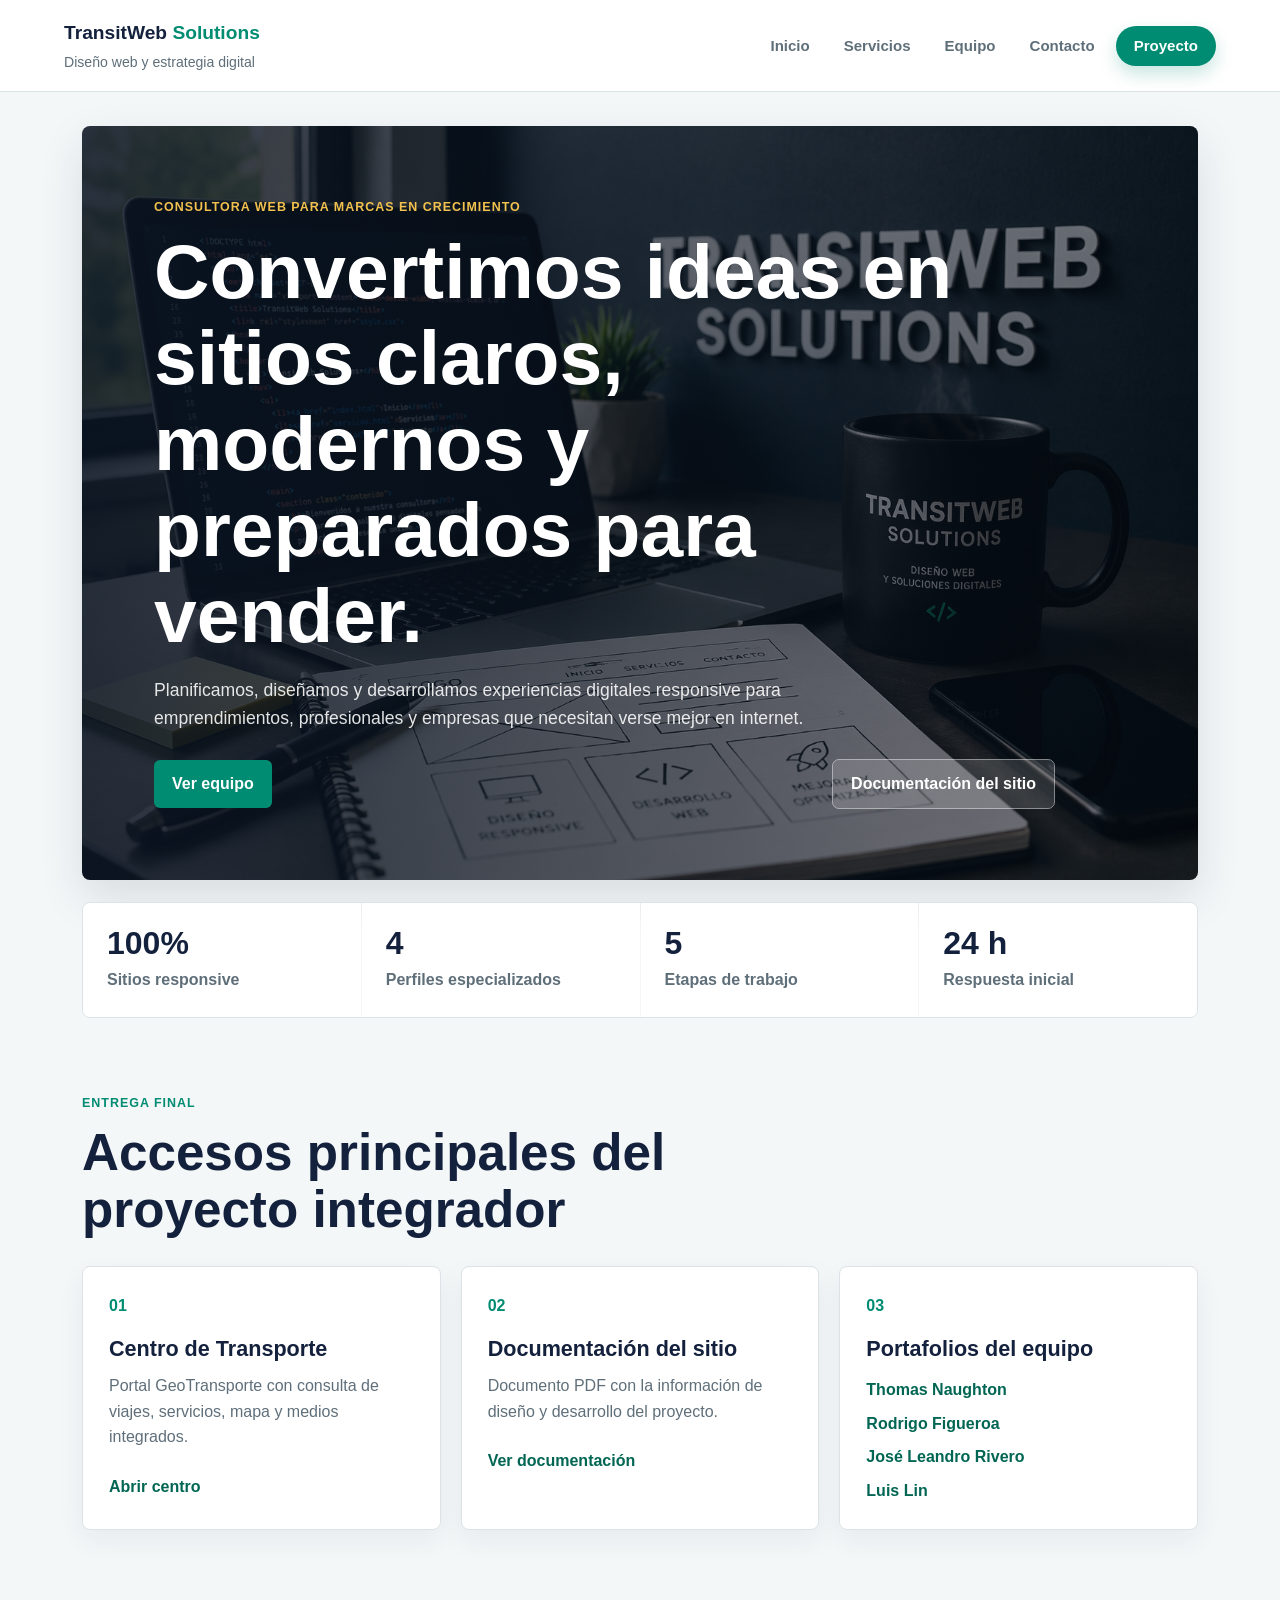
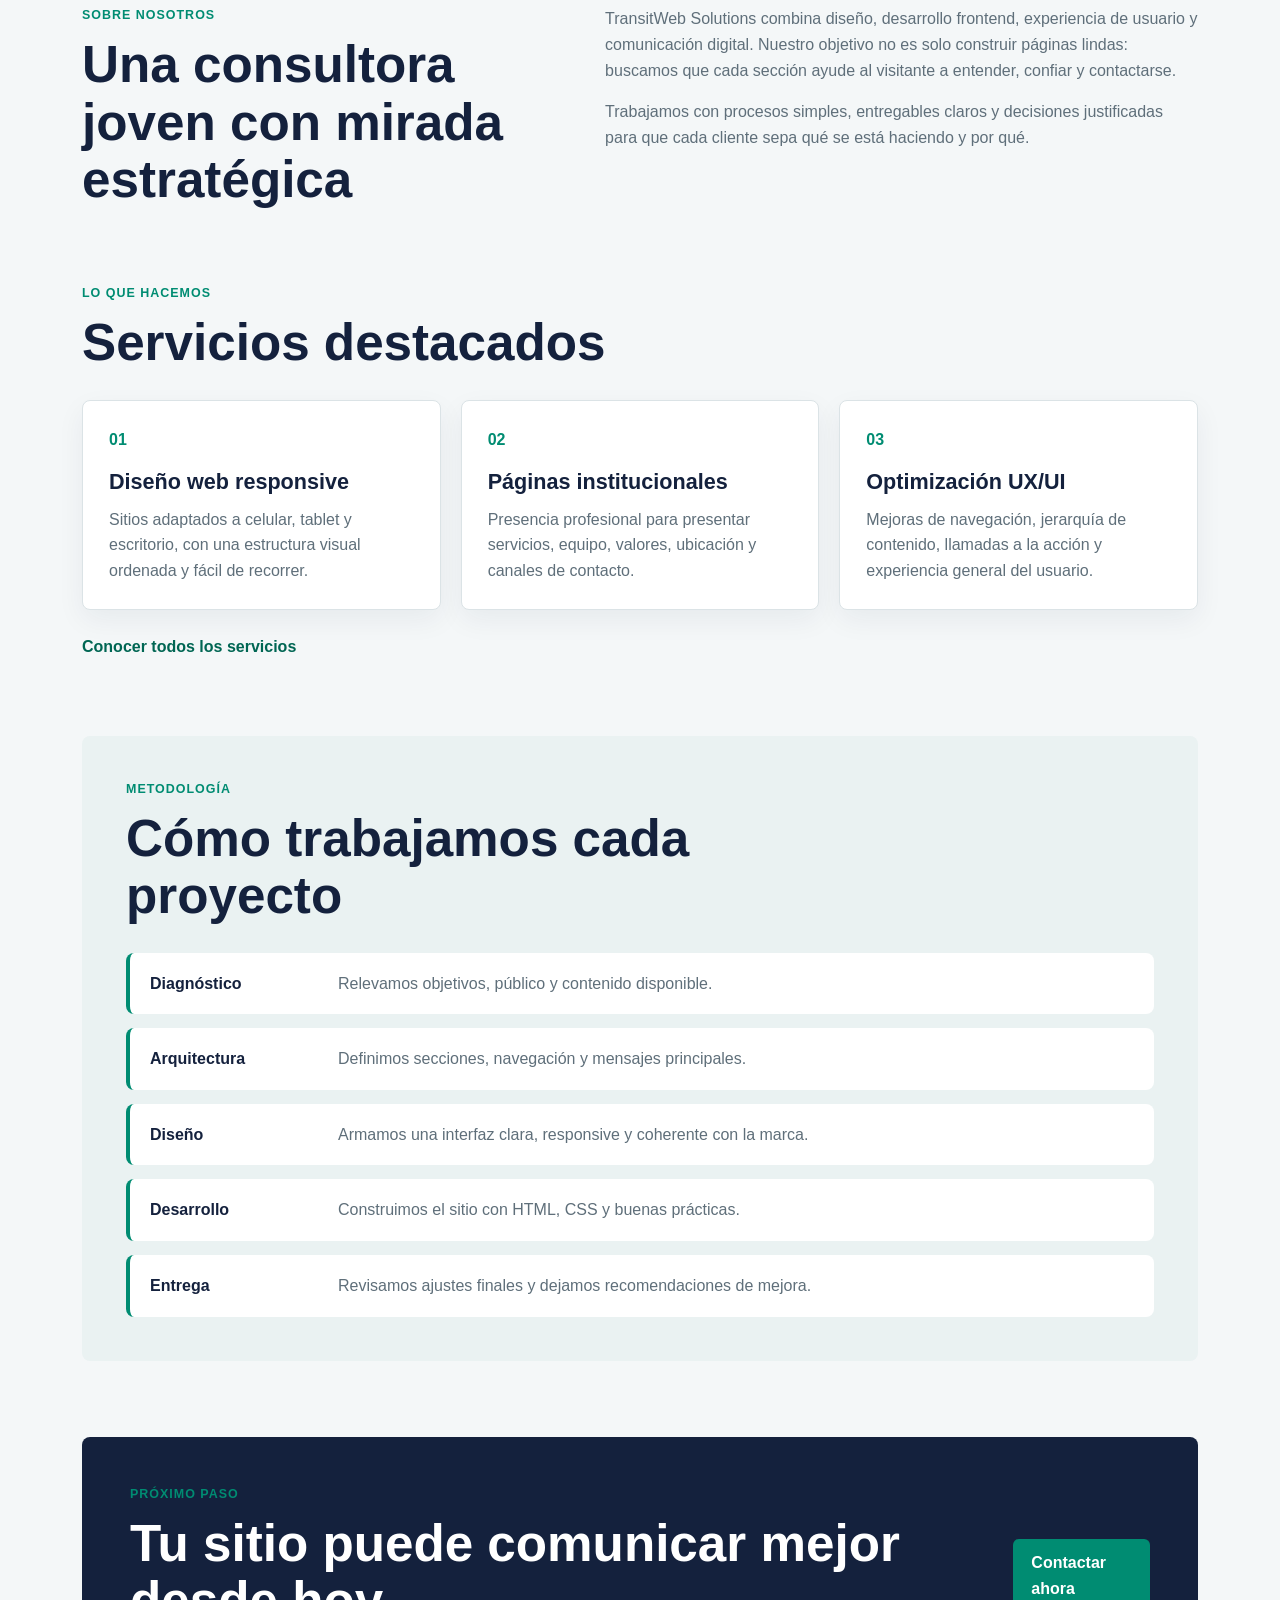
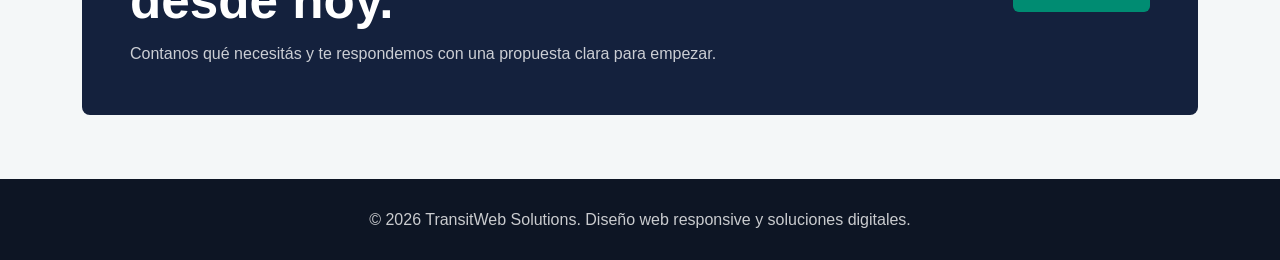
<file: index.html>
<!DOCTYPE html>
<html lang="es">
<head>
    <meta charset="UTF-8">
    <meta name="viewport" content="width=device-width, initial-scale=1.0">
    <title>TransitWeb Solutions | Consultora digital</title>
    <link rel="stylesheet" href="diseño.css">
</head>
<body>
    <header class="site-header">
        <div class="brand">
            <a href="index.html" class="logo">TransitWeb <span>Solutions</span></a>
            <p>Diseño web y estrategia digital</p>
        </div>
        <nav aria-label="Navegación principal">
            <ul>
                <li><a href="index.html#inicio">Inicio</a></li>
                <li><a href="servicios.html">Servicios</a></li>
                <li><a href="integrantes.html">Equipo</a></li>
                <li><a href="contacto.html">Contacto</a></li>
                <li><a href="../../Centro-transporte-inteligente-Grupo-10-main/index.html" class="project-link">Proyecto</a></li>
            </ul>
        </nav>
    </header>

    <main>
        <section id="inicio" class="hero">
            <div class="hero-content">
                <p class="eyebrow">Consultora web para marcas en crecimiento</p>
                <h1>Convertimos ideas en sitios claros, modernos y preparados para vender.</h1>
                <p>Planificamos, diseñamos y desarrollamos experiencias digitales responsive para emprendimientos, profesionales y empresas que necesitan verse mejor en internet.</p>
                <div class="hero-actions">
                    <a href="integrantes.html" class="button primary">Ver equipo</a>
                    <a href="GeoTransporte_Actividad2.pdf" class="button secondary doc-button" target="_blank" rel="noopener">Documentación del sitio</a>
                </div>
            </div>
        </section>

        <section class="metrics" aria-label="Indicadores de la consultora">
            <article>
                <strong>100%</strong>
                <span>Sitios responsive</span>
            </article>
            <article>
                <strong>4</strong>
                <span>Perfiles especializados</span>
            </article>
            <article>
                <strong>5</strong>
                <span>Etapas de trabajo</span>
            </article>
            <article>
                <strong>24 h</strong>
                <span>Respuesta inicial</span>
            </article>
        </section>

        <section class="section">
            <div class="section-heading">
                <p class="eyebrow">Entrega final</p>
                <h2>Accesos principales del proyecto integrador</h2>
            </div>
            <div class="card-grid delivery-grid">
                <article class="card">
                    <span class="card-number">01</span>
                    <h3>Centro de Transporte</h3>
                    <p>Portal GeoTransporte con consulta de viajes, servicios, mapa y medios integrados.</p>
                    <a href="../../Centro-transporte-inteligente-Grupo-10-main/index.html" class="text-link project-link">Abrir centro</a>
                </article>
                <article class="card">
                    <span class="card-number">02</span>
                    <h3>Documentación del sitio</h3>
                    <p>Documento PDF con la información de diseño y desarrollo del proyecto.</p>
                    <a href="GeoTransporte_Actividad2.pdf" class="text-link" target="_blank" rel="noopener">Ver documentación</a>
                </article>
                <article class="card">
                    <span class="card-number">03</span>
                    <h3>Portafolios del equipo</h3>
                    <ul class="portfolio-list">
                        <li><a href="https://naughtongit.github.io/Proyecto-Web/" target="_blank" rel="noopener">Thomas Naughton</a></li>
                        <li><a href="https://rofigueroa-uade.github.io/WebDesignUADE/" target="_blank" rel="noopener">Rodrigo Figueroa</a></li>
                        <li><a href="https://joserivero17.github.io/Proyecto-web/#sobre-mi" target="_blank" rel="noopener">José Leandro Rivero</a></li>
                        <li><a href="https://luisuade.github.io/Pagina-Personal/" target="_blank" rel="noopener">Luis Lin</a></li>
                    </ul>
                </article>
            </div>
        </section>

        <section id="sobre-nosotros" class="section split">
            <div>
                <p class="eyebrow">Sobre nosotros</p>
                <h2>Una consultora joven con mirada estratégica</h2>
            </div>
            <div class="section-copy">
                <p>TransitWeb Solutions combina diseño, desarrollo frontend, experiencia de usuario y comunicación digital. Nuestro objetivo no es solo construir páginas lindas: buscamos que cada sección ayude al visitante a entender, confiar y contactarse.</p>
                <p>Trabajamos con procesos simples, entregables claros y decisiones justificadas para que cada cliente sepa qué se está haciendo y por qué.</p>
            </div>
        </section>

        <section class="section">
            <div class="section-heading">
                <p class="eyebrow">Lo que hacemos</p>
                <h2>Servicios destacados</h2>
            </div>
            <div class="card-grid">
                <article class="card">
                    <span class="card-number">01</span>
                    <h3>Diseño web responsive</h3>
                    <p>Sitios adaptados a celular, tablet y escritorio, con una estructura visual ordenada y fácil de recorrer.</p>
                </article>
                <article class="card">
                    <span class="card-number">02</span>
                    <h3>Páginas institucionales</h3>
                    <p>Presencia profesional para presentar servicios, equipo, valores, ubicación y canales de contacto.</p>
                </article>
                <article class="card">
                    <span class="card-number">03</span>
                    <h3>Optimización UX/UI</h3>
                    <p>Mejoras de navegación, jerarquía de contenido, llamadas a la acción y experiencia general del usuario.</p>
                </article>
            </div>
            <a href="servicios.html" class="text-link">Conocer todos los servicios</a>
        </section>

        <section class="section process">
            <div class="section-heading">
                <p class="eyebrow">Metodología</p>
                <h2>Cómo trabajamos cada proyecto</h2>
            </div>
            <ol class="steps">
                <li><strong>Diagnóstico</strong><span>Relevamos objetivos, público y contenido disponible.</span></li>
                <li><strong>Arquitectura</strong><span>Definimos secciones, navegación y mensajes principales.</span></li>
                <li><strong>Diseño</strong><span>Armamos una interfaz clara, responsive y coherente con la marca.</span></li>
                <li><strong>Desarrollo</strong><span>Construimos el sitio con HTML, CSS y buenas prácticas.</span></li>
                <li><strong>Entrega</strong><span>Revisamos ajustes finales y dejamos recomendaciones de mejora.</span></li>
            </ol>
        </section>

        <section class="cta-panel">
            <div>
                <p class="eyebrow">Próximo paso</p>
                <h2>Tu sitio puede comunicar mejor desde hoy.</h2>
                <p>Contanos qué necesitás y te respondemos con una propuesta clara para empezar.</p>
            </div>
            <a href="contacto.html" class="button primary">Contactar ahora</a>
        </section>
    </main>

    <footer>
        <p>&copy; 2026 TransitWeb Solutions. Diseño web responsive y soluciones digitales.</p>
    </footer>
    <script src="transitweb.js"></script>
</body>
</html>
</file>
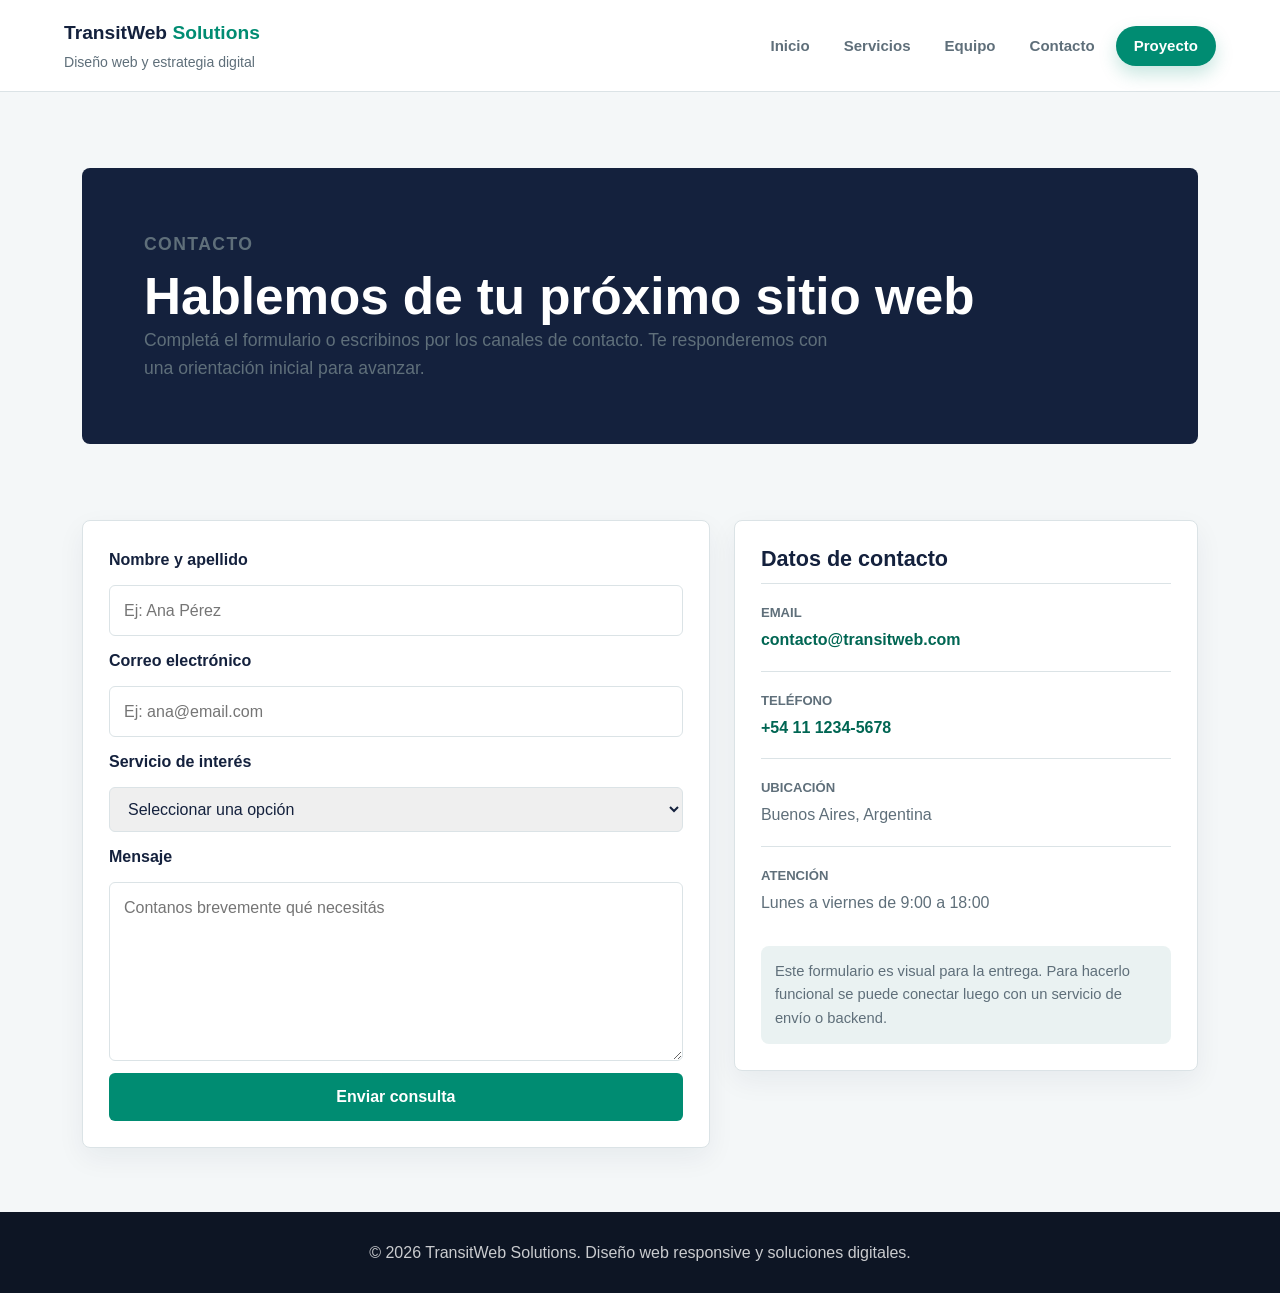
<file: contacto.html>
<!DOCTYPE html>
<html lang="es">
<head>
    <meta charset="UTF-8">
    <meta name="viewport" content="width=device-width, initial-scale=1.0">
    <title>Contacto | TransitWeb Solutions</title>
    <link rel="stylesheet" href="diseño.css">
</head>
<body>
    <header class="site-header">
        <div class="brand">
            <a href="index.html" class="logo">TransitWeb <span>Solutions</span></a>
            <p>Diseño web y estrategia digital</p>
        </div>
        <nav aria-label="Navegación principal">
            <ul>
                <li><a href="index.html#inicio">Inicio</a></li>
                <li><a href="servicios.html">Servicios</a></li>
                <li><a href="integrantes.html">Equipo</a></li>
                <li><a href="contacto.html">Contacto</a></li>
                <li><a href="../../Centro-transporte-inteligente-Grupo-10-main/index.html" class="project-link">Proyecto</a></li>
            </ul>
        </nav>
    </header>

    <main>
        <section class="page-hero">
            <p class="eyebrow">Contacto</p>
            <h1>Hablemos de tu próximo sitio web</h1>
            <p>Completá el formulario o escribinos por los canales de contacto. Te responderemos con una orientación inicial para avanzar.</p>
        </section>

        <section class="contact-layout">
            <form class="contact-form" action="#" method="post">
                <label for="nombre">Nombre y apellido</label>
                <input type="text" id="nombre" name="nombre" placeholder="Ej: Ana Pérez" required>

                <label for="email">Correo electrónico</label>
                <input type="email" id="email" name="email" placeholder="Ej: ana@email.com" required>

                <label for="servicio">Servicio de interés</label>
                <select id="servicio" name="servicio" required>
                    <option value="">Seleccionar una opción</option>
                    <option>Diseño web responsive</option>
                    <option>Página institucional</option>
                    <option>Optimización UX/UI</option>
                    <option>Mantenimiento web</option>
                    <option>Consultoría digital</option>
                </select>

                <label for="mensaje">Mensaje</label>
                <textarea id="mensaje" name="mensaje" rows="6" placeholder="Contanos brevemente qué necesitás"></textarea>

                <button type="submit" class="button primary">Enviar consulta</button>
            </form>

            <aside class="contact-card">
                <h2>Datos de contacto</h2>
                <div class="info-row">
                    <span>Email</span>
                    <a href="mailto:contacto@transitweb.com">contacto@transitweb.com</a>
                </div>
                <div class="info-row">
                    <span>Teléfono</span>
                    <a href="tel:+541112345678">+54 11 1234-5678</a>
                </div>
                <div class="info-row">
                    <span>Ubicación</span>
                    <p>Buenos Aires, Argentina</p>
                </div>
                <div class="info-row">
                    <span>Atención</span>
                    <p>Lunes a viernes de 9:00 a 18:00</p>
                </div>
                <p class="note">Este formulario es visual para la entrega. Para hacerlo funcional se puede conectar luego con un servicio de envío o backend.</p>
            </aside>
        </section>
    </main>

    <footer>
        <p>&copy; 2026 TransitWeb Solutions. Diseño web responsive y soluciones digitales.</p>
    </footer>
    <script src="transitweb.js"></script>
</body>
</html>
</file>
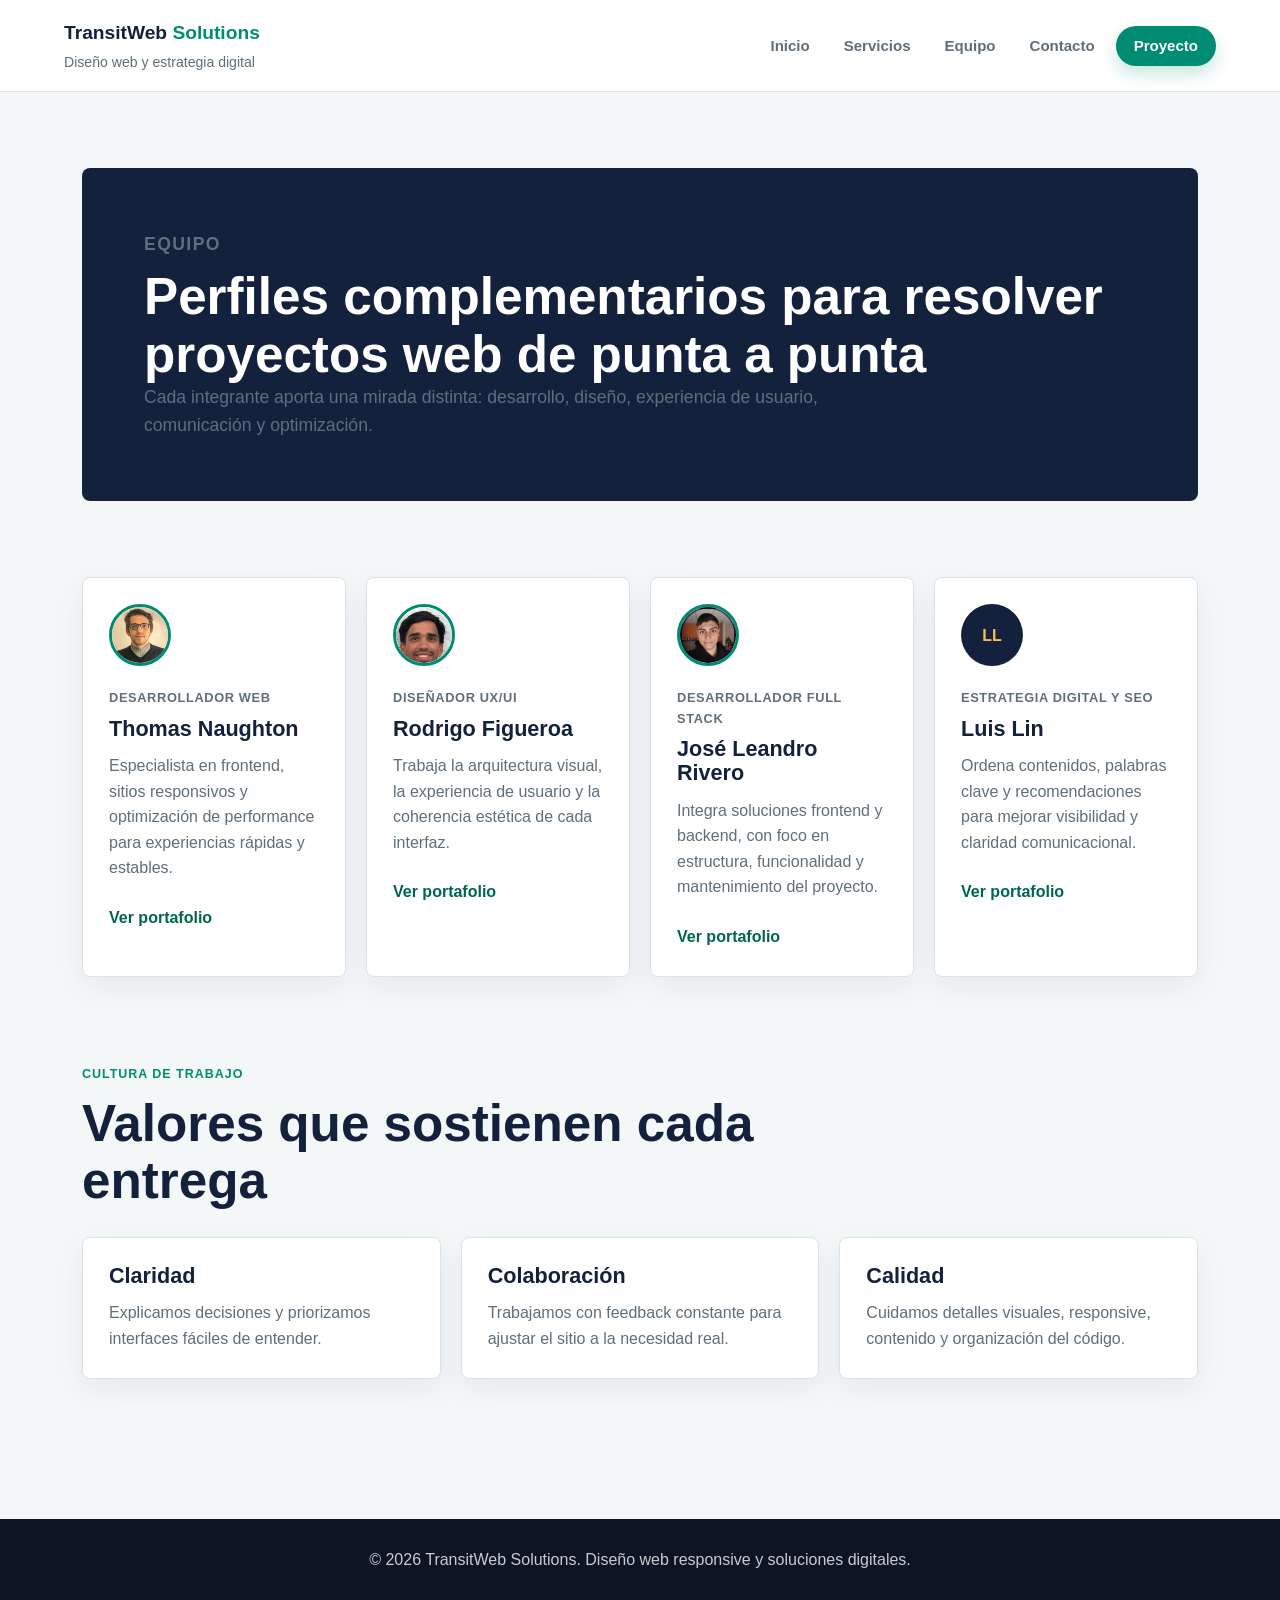
<file: integrantes.html>
<!DOCTYPE html>
<html lang="es">
<head>
    <meta charset="UTF-8">
    <meta name="viewport" content="width=device-width, initial-scale=1.0">
    <title>Equipo | TransitWeb Solutions</title>
    <link rel="stylesheet" href="diseño.css">
</head>
<body>
    <header class="site-header">
        <div class="brand">
            <a href="index.html" class="logo">TransitWeb <span>Solutions</span></a>
            <p>Diseño web y estrategia digital</p>
        </div>
        <nav aria-label="Navegación principal">
            <ul>
                <li><a href="index.html#inicio">Inicio</a></li>
                <li><a href="servicios.html">Servicios</a></li>
                <li><a href="integrantes.html">Equipo</a></li>
                <li><a href="contacto.html">Contacto</a></li>
                <li><a href="../../Centro-transporte-inteligente-Grupo-10-main/index.html" class="project-link">Proyecto</a></li>
            </ul>
        </nav>
    </header>

    <main>
        <section class="page-hero">
            <p class="eyebrow">Equipo</p>
            <h1>Perfiles complementarios para resolver proyectos web de punta a punta</h1>
            <p>Cada integrante aporta una mirada distinta: desarrollo, diseño, experiencia de usuario, comunicación y optimización.</p>
        </section>

        <section class="team-grid">
            <article class="team-card">
                <img src="Thomas.jpg" alt="Foto de Thomas Naughton" class="avatar avatar-foto">
                <p class="role">Desarrollador web</p>
                <h2>Thomas Naughton</h2>
                <p>Especialista en frontend, sitios responsivos y optimización de performance para experiencias rápidas y estables.</p>
                <a href="https://naughtongit.github.io/Proyecto-Web/" target="_blank" rel="noopener" class="text-link">Ver portafolio</a>
            </article>

            <article class="team-card">
                <img src="Rodrigo.jpeg" alt="Foto de Rodrigo Figueroa" class="avatar avatar-foto">
                <p class="role">Diseñador UX/UI</p>
                <h2>Rodrigo Figueroa</h2>
                <p>Trabaja la arquitectura visual, la experiencia de usuario y la coherencia estética de cada interfaz.</p>
                <a href="https://rofigueroa-uade.github.io/WebDesignUADE/" target="_blank" rel="noopener" class="text-link">Ver portafolio</a>
            </article>

            <article class="team-card">
                <img src="Jose.jpeg" alt="Foto de José Leandro Rivero" class="avatar avatar-foto">
                <p class="role">Desarrollador full stack</p>
                <h2>José Leandro Rivero</h2>
                <p>Integra soluciones frontend y backend, con foco en estructura, funcionalidad y mantenimiento del proyecto.</p>
                <a href="https://joserivero17.github.io/Proyecto-web/#sobre-mi" target="_blank" rel="noopener" class="text-link">Ver portafolio</a>
            </article>

            <article class="team-card">
                <div class="avatar">LL</div>
                <p class="role">Estrategia digital y SEO</p>
                <h2>Luis Lin</h2>
                <p>Ordena contenidos, palabras clave y recomendaciones para mejorar visibilidad y claridad comunicacional.</p>
                <a href="https://luisuade.github.io/Pagina-Personal/" target="_blank" rel="noopener" class="text-link">Ver portafolio</a>
            </article>
        </section>

        <section class="section values">
            <div class="section-heading">
                <p class="eyebrow">Cultura de trabajo</p>
                <h2>Valores que sostienen cada entrega</h2>
            </div>
            <div class="card-grid">
                <article class="card">
                    <h3>Claridad</h3>
                    <p>Explicamos decisiones y priorizamos interfaces fáciles de entender.</p>
                </article>
                <article class="card">
                    <h3>Colaboración</h3>
                    <p>Trabajamos con feedback constante para ajustar el sitio a la necesidad real.</p>
                </article>
                <article class="card">
                    <h3>Calidad</h3>
                    <p>Cuidamos detalles visuales, responsive, contenido y organización del código.</p>
                </article>
            </div>
        </section>
    </main>

    <footer>
        <p>&copy; 2026 TransitWeb Solutions. Diseño web responsive y soluciones digitales.</p>
    </footer>
    <script src="transitweb.js"></script>
</body>
</html>
</file>
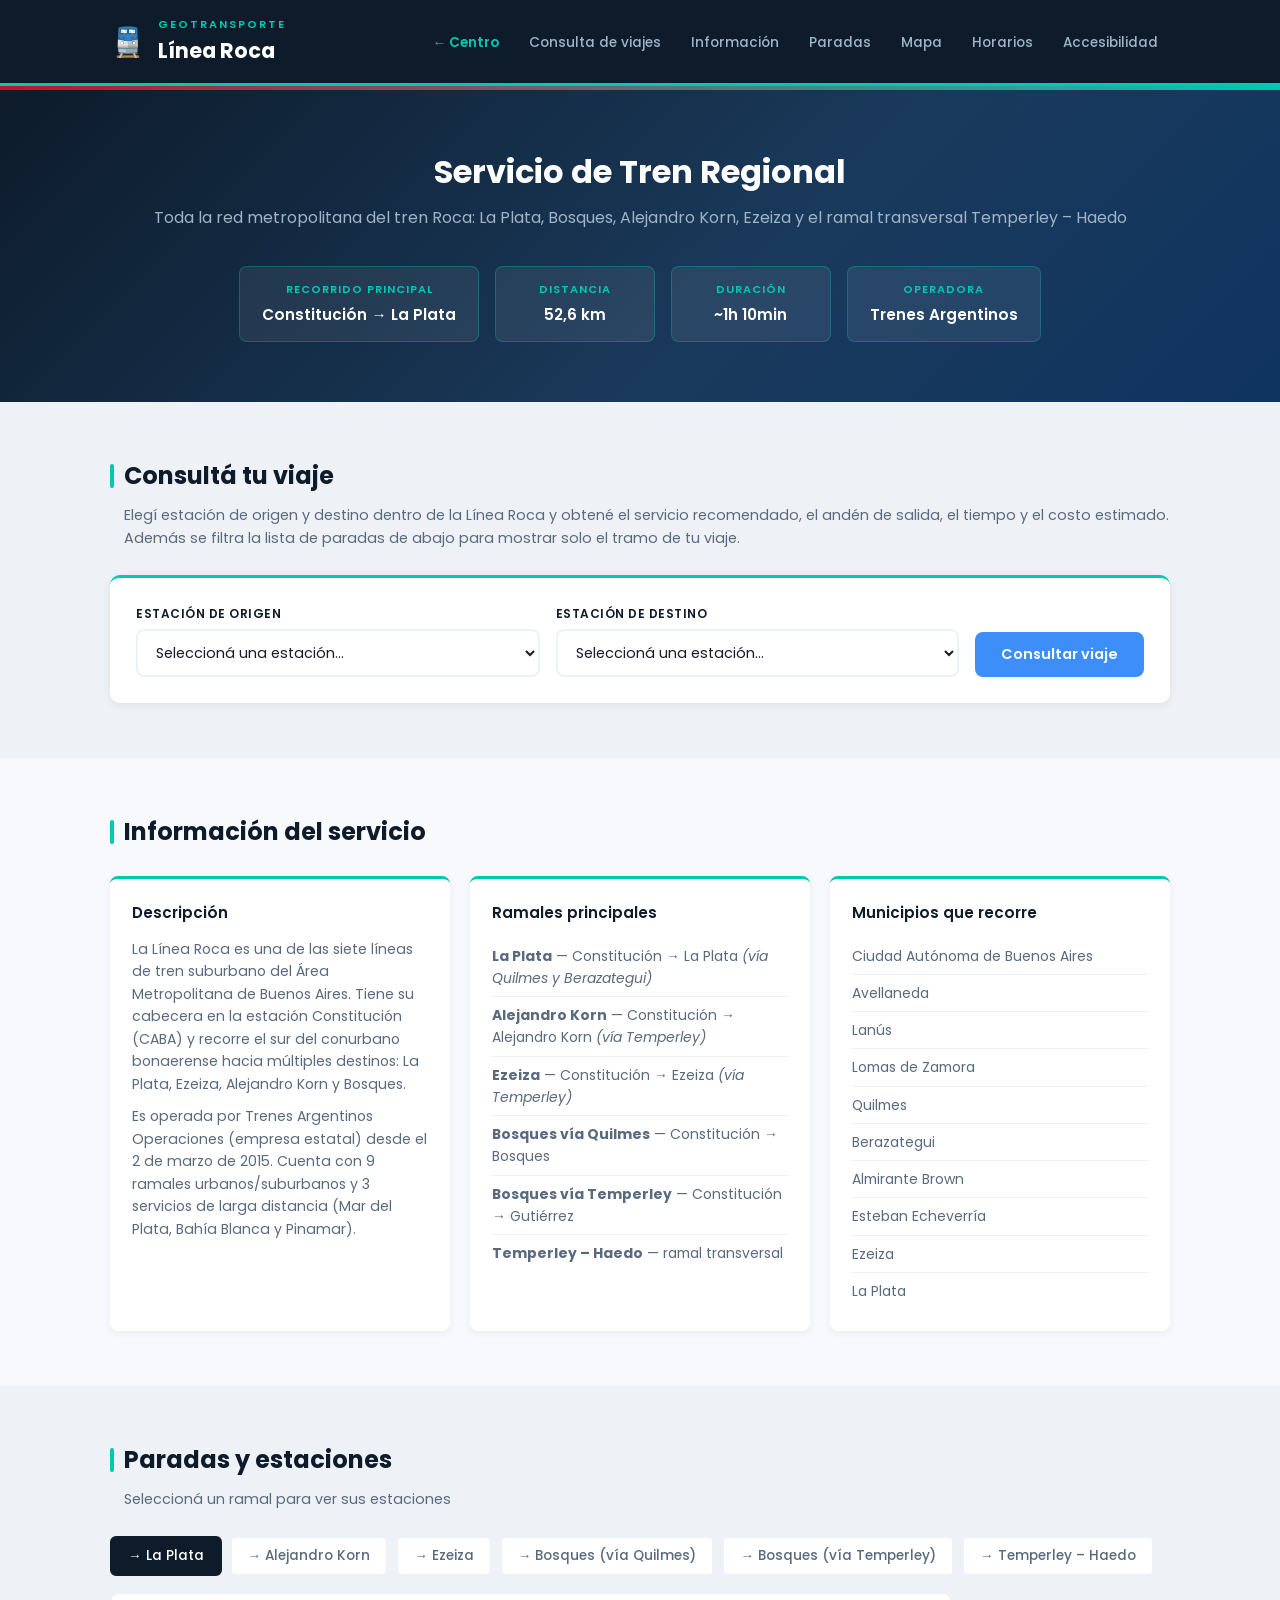
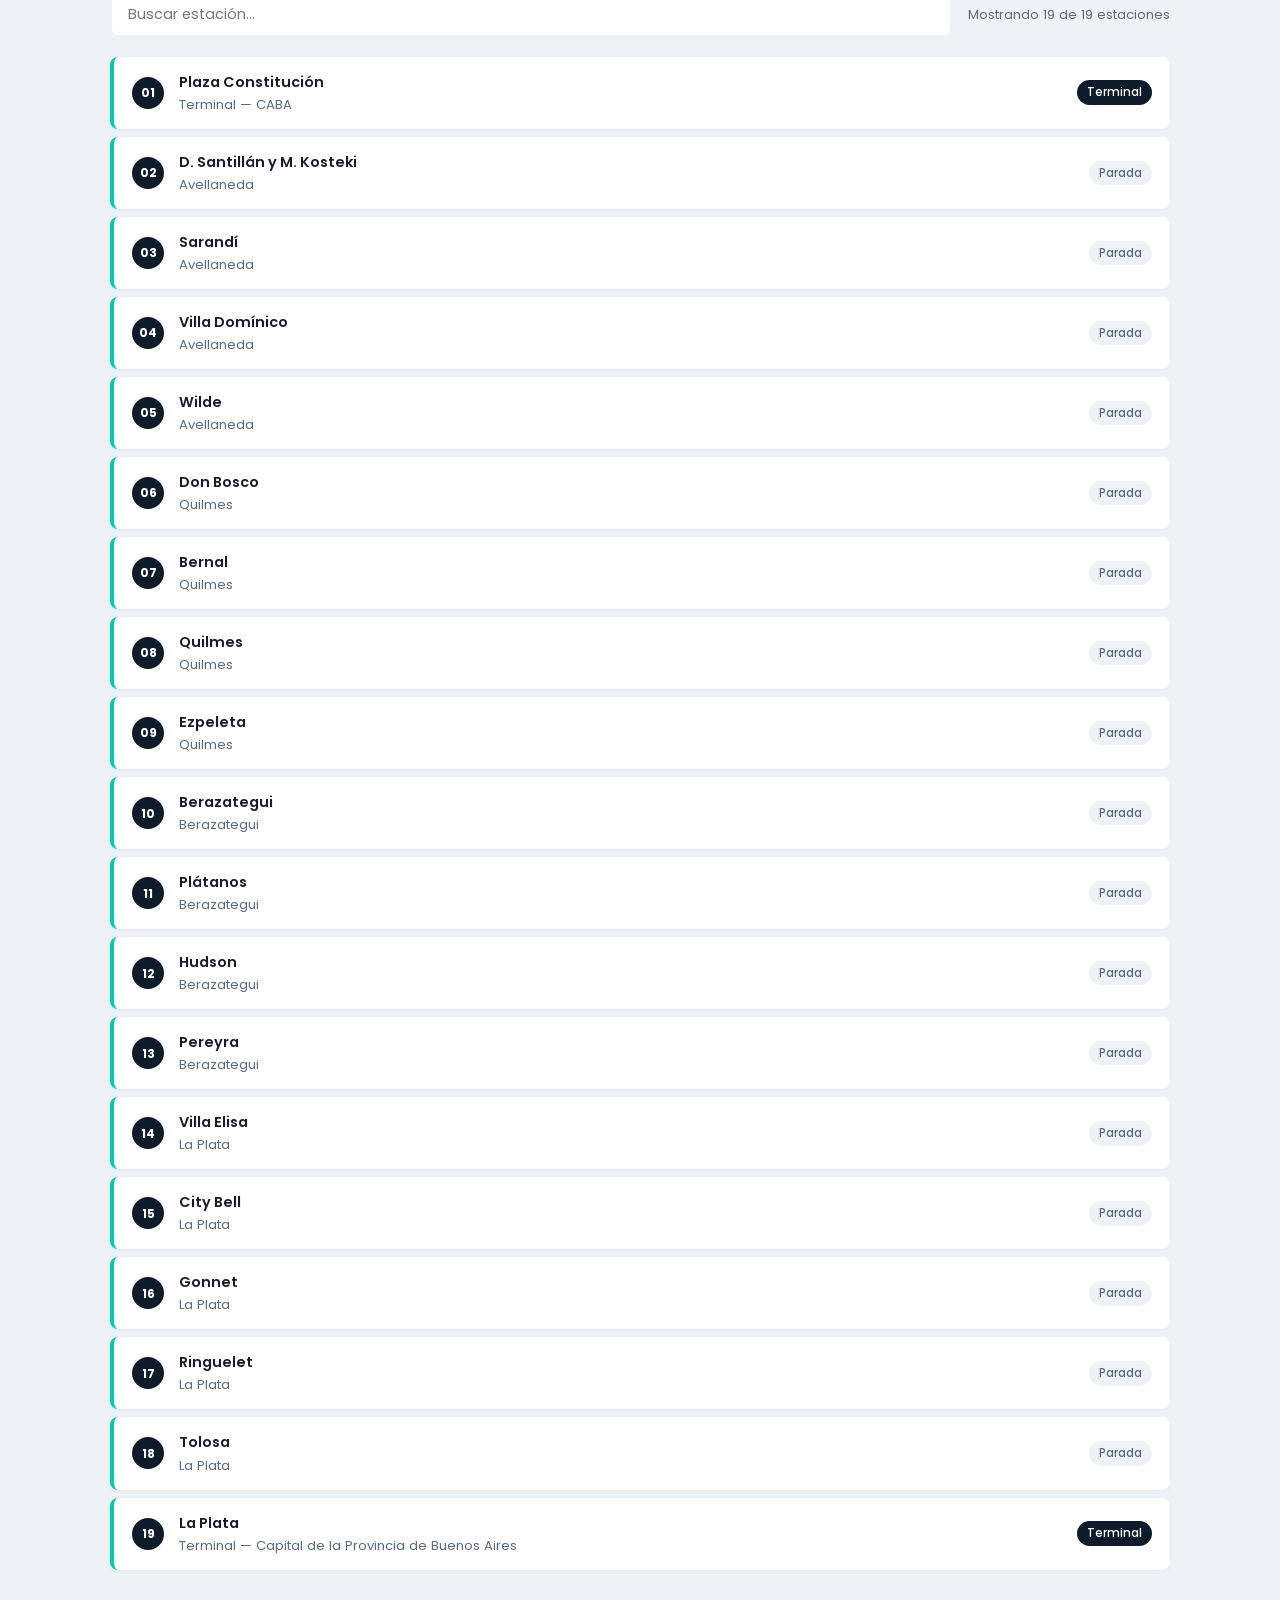
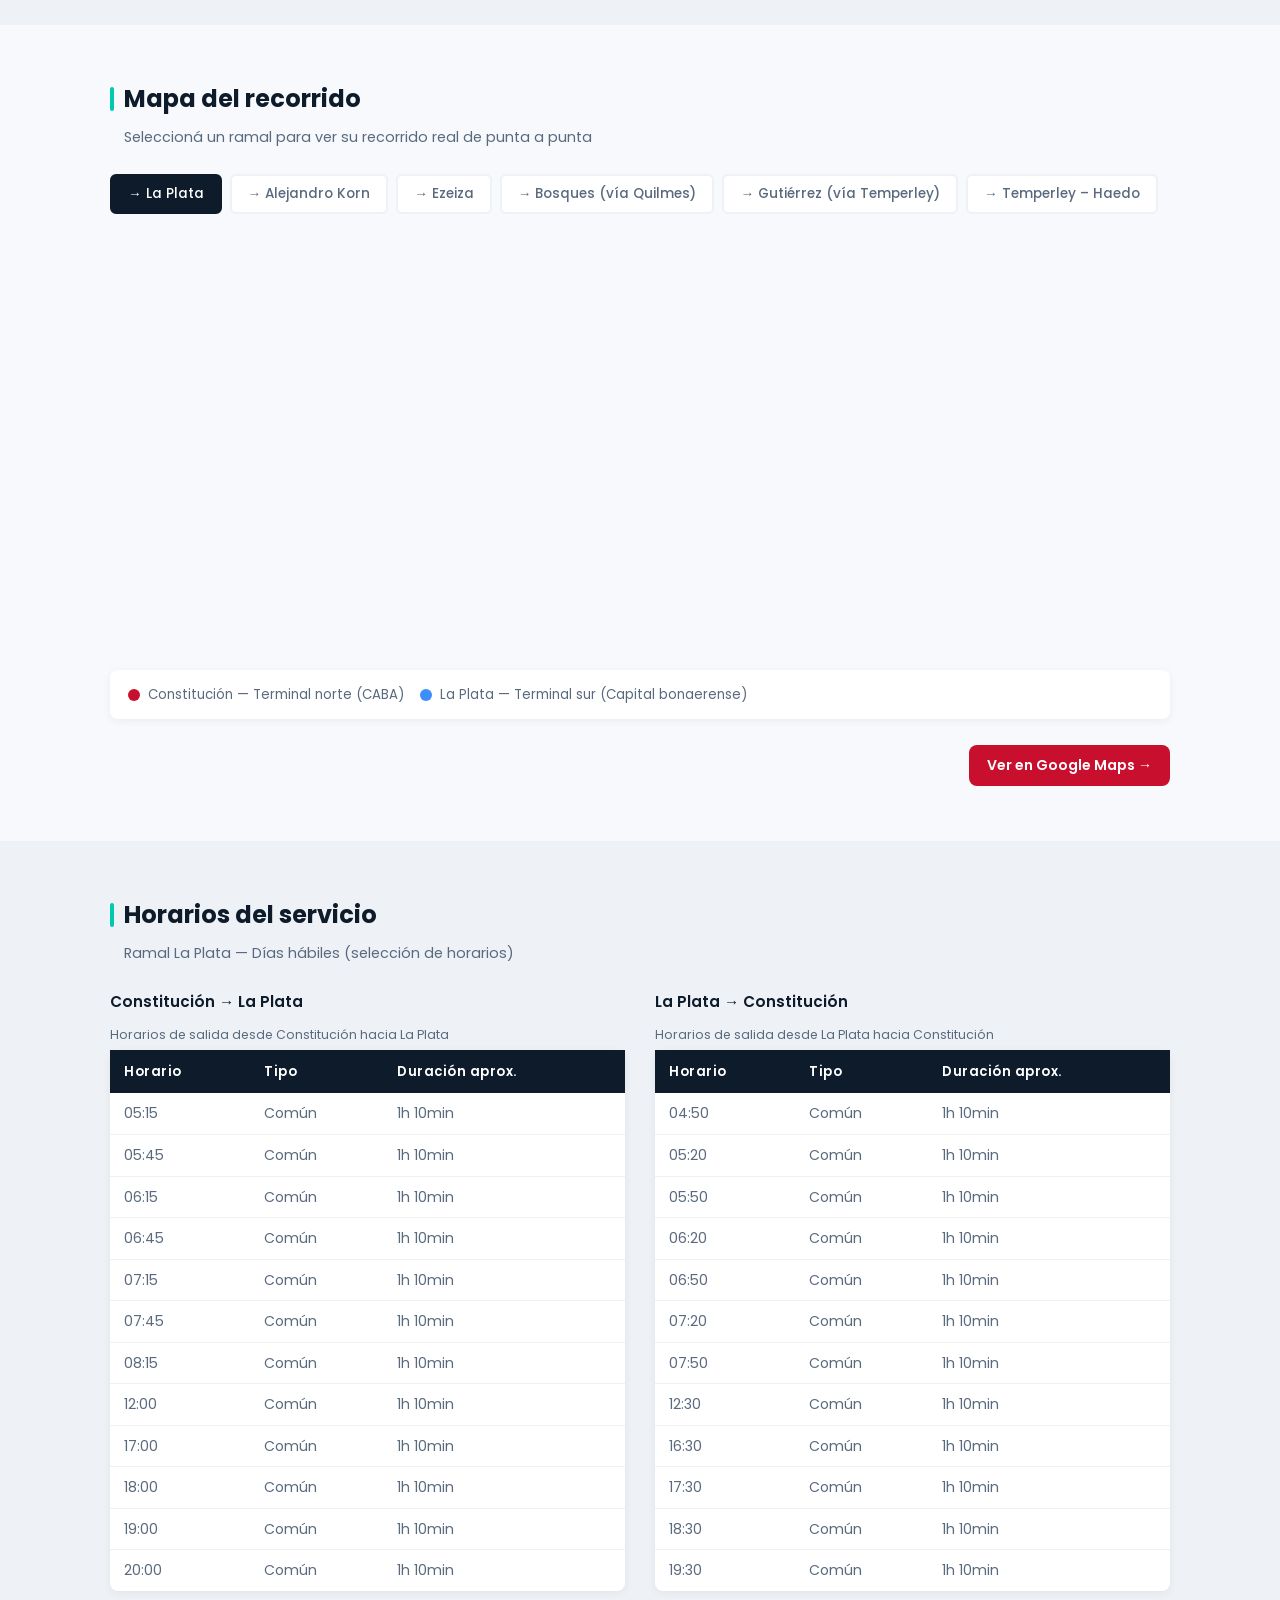
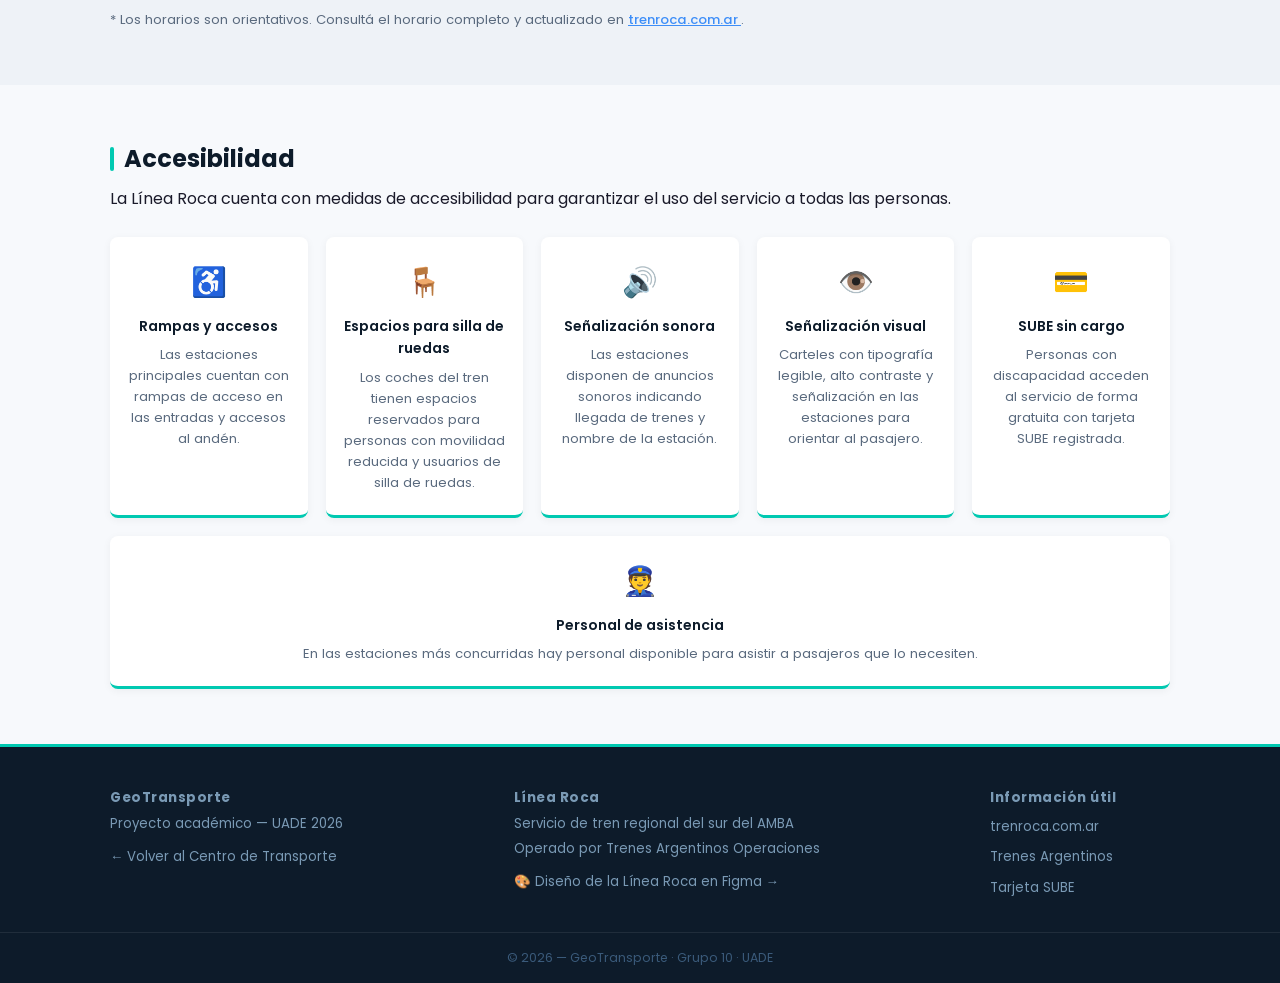
<file: linea-roca.html>
<!DOCTYPE html>
<html lang="es">
<head>
    <meta charset="UTF-8">
    <meta name="viewport" content="width=device-width, initial-scale=1.0">
    <title>Línea Roca — GeoTransporte</title>
    <link rel="preconnect" href="https://fonts.googleapis.com">
    <link rel="preconnect" href="https://fonts.gstatic.com" crossorigin>
    <link href="https://fonts.googleapis.com/css2?family=Poppins:wght@400;500;600;700&display=swap" rel="stylesheet">
    <link rel="stylesheet" href="estilos.css">
    <script src="script.js" defer></script>
    <style>
        /* ── Tabs de mapa ── */
        .tabs-mapa { margin-bottom: 0; }
        .mapa-ramal { display: none; }
        .mapa-ramal.activo-mapa { display: block; }
        .mapa-footer-ext {
            display: flex;
            justify-content: flex-end;
            margin-top: 10px;
        }
        .btn-mapa-ext {
            display: inline-block;
            padding: 9px 18px;
            background: #c8102e;
            color: #fff;
            border-radius: 8px;
            text-decoration: none;
            font-size: 0.88rem;
            font-weight: 600;
            transition: background 0.25s ease, transform 0.15s ease;
        }
        .btn-mapa-ext:hover {
            background: #9b0c23;
            transform: translateY(-2px);
        }
    </style>
</head>
<body>

    <!-- ENCABEZADO DEL SITIO -->
    <header>
        <div class="contenedor-header">
            <div class="logo-sitio">
                <span class="icono-tren">🚆</span>
                <div>
                    <p class="nombre-centro">GeoTransporte</p>
                    <h1 class="nombre-linea">Línea Roca</h1>
                </div>
            </div>
            <nav aria-label="Navegación principal">
                <ul>
                    <li><a href="index.html" class="link-volver">← Centro</a></li>
                    <li><a href="#consulta">Consulta de viajes</a></li>
                    <li><a href="#info">Información</a></li>
                    <li><a href="#paradas">Paradas</a></li>
                    <li><a href="#mapa">Mapa</a></li>
                    <li><a href="#horarios">Horarios</a></li>
                    <li><a href="#accesibilidad">Accesibilidad</a></li>
                </ul>
            </nav>
        </div>
    </header>

    <!-- SECCIÓN PRINCIPAL / HERO -->
    <section class="hero">
        <div class="contenedor">
            <h2>Servicio de Tren Regional</h2>
            <p>Toda la red metropolitana del tren Roca: La Plata, Bosques, Alejandro Korn, Ezeiza y el ramal transversal Temperley – Haedo</p>
            <div class="datos-rapidos">
                <div class="dato">
                    <strong>Recorrido principal</strong>
                    <span>Constitución → La Plata</span>
                </div>
                <div class="dato">
                    <strong>Distancia</strong>
                    <span>52,6 km</span>
                </div>
                <div class="dato">
                    <strong>Duración</strong>
                    <span>~1h 10min</span>
                </div>
                <div class="dato">
                    <strong>Operadora</strong>
                    <span>Trenes Argentinos</span>
                </div>
            </div>
        </div>
    </section>

    <!-- SECCIÓN: CONSULTA DE VIAJES -->
    <section id="consulta" class="seccion seccion-gris">
        <div class="contenedor">
            <h2>Consultá tu viaje</h2>
            <p class="subtitulo-seccion">
                Elegí estación de origen y destino dentro de la Línea Roca y obtené el servicio
                recomendado, el andén de salida, el tiempo y el costo estimado. Además se filtra la
                lista de paradas de abajo para mostrar solo el tramo de tu viaje.
            </p>

            <div class="consulta-caja">
                <!-- Formulario: los selects se completan desde script.js -->
                <form id="form-consulta" class="consulta-form" novalidate>
                    <div class="campo-consulta">
                        <label for="select-origen">Estación de origen</label>
                        <select id="select-origen">
                            <option value="">Seleccioná una estación…</option>
                        </select>
                    </div>

                    <div class="campo-consulta">
                        <label for="select-destino">Estación de destino</label>
                        <select id="select-destino">
                            <option value="">Seleccioná una estación…</option>
                        </select>
                    </div>

                    <button type="submit" class="btn-consulta">Consultar viaje</button>
                </form>

                <!-- Aviso de validación (origen vacío, misma estación, sin conexión, etc.) -->
                <p id="consulta-aviso" class="consulta-aviso" style="display: none;"></p>

                <!-- Panel de resultados — oculto hasta que haya una consulta válida -->
                <div id="consulta-resultado" class="consulta-resultado" style="display: none;">
                    <p class="resultado-recorrido" id="resultado-recorrido"></p>
                    <div class="resultado-grilla">
                        <div class="resultado-item">
                            <span class="resultado-label">🚆 Transporte recomendado</span>
                            <span class="resultado-valor" id="resultado-transporte"></span>
                        </div>
                        <div class="resultado-item">
                            <span class="resultado-label">📍 Andén / plataforma de salida</span>
                            <span class="resultado-valor" id="resultado-anden"></span>
                        </div>
                        <div class="resultado-item">
                            <span class="resultado-label">⏱️ Tiempo estimado</span>
                            <span class="resultado-valor" id="resultado-tiempo"></span>
                        </div>
                        <div class="resultado-item">
                            <span class="resultado-label">💲 Costo estimado</span>
                            <span class="resultado-valor" id="resultado-costo"></span>
                        </div>
                    </div>
                    <p class="resultado-nota">
                        * Datos simulados con fines académicos. Tarifas y tiempos orientativos.
                        En la lista de paradas, la <strong style="color:#c8102e;">salida</strong> y la
                        <strong style="color:#3d8ef8;">llegada</strong> quedan resaltadas. Para volver a ver
                        todas las estaciones, tocá un ramal en los botones de arriba.
                    </p>
                </div>
            </div>
        </div>
    </section>

    <!-- SECCIÓN: INFORMACIÓN DEL SERVICIO -->
    <section id="info" class="seccion">
        <div class="contenedor">
            <h2>Información del servicio</h2>

            <div class="info-grid">
                <div class="info-bloque">
                    <h3>Descripción</h3>
                    <p>
                        La Línea Roca es una de las siete líneas de tren suburbano del Área Metropolitana de Buenos Aires.
                        Tiene su cabecera en la estación Constitución (CABA) y recorre el sur del conurbano bonaerense
                        hacia múltiples destinos: La Plata, Ezeiza, Alejandro Korn y Bosques.
                    </p>
                    <p>
                        Es operada por Trenes Argentinos Operaciones (empresa estatal) desde el 2 de marzo de 2015.
                        Cuenta con 9 ramales urbanos/suburbanos y 3 servicios de larga distancia
                        (Mar del Plata, Bahía Blanca y Pinamar).
                    </p>
                </div>

                <div class="info-bloque">
                    <h3>Ramales principales</h3>
                    <ul class="lista-ramales">
                        <li>
                            <strong>La Plata</strong> — Constitución → La Plata <em>(vía Quilmes y Berazategui)</em>
                        </li>
                        <li>
                            <strong>Alejandro Korn</strong> — Constitución → Alejandro Korn <em>(vía Temperley)</em>
                        </li>
                        <li>
                            <strong>Ezeiza</strong> — Constitución → Ezeiza <em>(vía Temperley)</em>
                        </li>
                        <li>
                            <strong>Bosques vía Quilmes</strong> — Constitución → Bosques
                        </li>
                        <li>
                            <strong>Bosques vía Temperley</strong> — Constitución → Gutiérrez
                        </li>
                        <li>
                            <strong>Temperley – Haedo</strong> — ramal transversal
                        </li>
                    </ul>
                </div>

                <div class="info-bloque">
                    <h3>Municipios que recorre</h3>
                    <ul class="lista-destinos">
                        <li>Ciudad Autónoma de Buenos Aires</li>
                        <li>Avellaneda</li>
                        <li>Lanús</li>
                        <li>Lomas de Zamora</li>
                        <li>Quilmes</li>
                        <li>Berazategui</li>
                        <li>Almirante Brown</li>
                        <li>Esteban Echeverría</li>
                        <li>Ezeiza</li>
                        <li>La Plata</li>
                    </ul>
                </div>
            </div>
        </div>
    </section>

    <!-- SECCIÓN: PARADAS -->
    <section id="paradas" class="seccion seccion-gris">
        <div class="contenedor">
            <h2>Paradas y estaciones</h2>
            <p class="subtitulo-seccion">Seleccioná un ramal para ver sus estaciones</p>

            <!-- Tabs de ramales — controlados por JavaScript -->
            <div class="tabs-ramales" role="tablist" aria-label="Ramales de la Línea Roca">
                <button class="tab activo" data-ramal="la-plata" role="tab" aria-selected="true">
                    → La Plata
                </button>
                <button class="tab" data-ramal="alejandro-korn" role="tab" aria-selected="false">
                    → Alejandro Korn
                </button>
                <button class="tab" data-ramal="ezeiza" role="tab" aria-selected="false">
                    → Ezeiza
                </button>
                <button class="tab" data-ramal="bosques" role="tab" aria-selected="false">
                    → Bosques (vía Quilmes)
                </button>
                <button class="tab" data-ramal="gutierrez" role="tab" aria-selected="false">
                    → Bosques (vía Temperley)
                </button>
                <button class="tab" data-ramal="temperley-haedo" role="tab" aria-selected="false">
                    → Temperley – Haedo
                </button>
            </div>

            <!-- Buscador -->
            <div class="buscador-paradas">
                <input
                    type="search"
                    id="input-busqueda"
                    placeholder="Buscar estación..."
                    aria-label="Buscar estación por nombre"
                    autocomplete="off"
                >
                <p id="contador-paradas" class="contador-paradas"></p>
            </div>

            <p id="sin-resultados" class="sin-resultados" style="display: none;">
                No se encontraron estaciones con ese nombre.
            </p>

            <!-- RAMAL LA PLATA (19 estaciones, vía Quilmes/Berazategui) -->
            <div id="ramal-la-plata" class="lista-paradas ramal-activo">
                <div class="parada"><span class="numero-parada">01</span><div class="info-parada"><strong>Plaza Constitución</strong><span>Terminal — CABA</span></div><span class="tipo-parada terminal">Terminal</span></div>
                <div class="parada"><span class="numero-parada">02</span><div class="info-parada"><strong>D. Santillán y M. Kosteki</strong><span>Avellaneda</span></div><span class="tipo-parada">Parada</span></div>
                <div class="parada"><span class="numero-parada">03</span><div class="info-parada"><strong>Sarandí</strong><span>Avellaneda</span></div><span class="tipo-parada">Parada</span></div>
                <div class="parada"><span class="numero-parada">04</span><div class="info-parada"><strong>Villa Domínico</strong><span>Avellaneda</span></div><span class="tipo-parada">Parada</span></div>
                <div class="parada"><span class="numero-parada">05</span><div class="info-parada"><strong>Wilde</strong><span>Avellaneda</span></div><span class="tipo-parada">Parada</span></div>
                <div class="parada"><span class="numero-parada">06</span><div class="info-parada"><strong>Don Bosco</strong><span>Quilmes</span></div><span class="tipo-parada">Parada</span></div>
                <div class="parada"><span class="numero-parada">07</span><div class="info-parada"><strong>Bernal</strong><span>Quilmes</span></div><span class="tipo-parada">Parada</span></div>
                <div class="parada"><span class="numero-parada">08</span><div class="info-parada"><strong>Quilmes</strong><span>Quilmes</span></div><span class="tipo-parada">Parada</span></div>
                <div class="parada"><span class="numero-parada">09</span><div class="info-parada"><strong>Ezpeleta</strong><span>Quilmes</span></div><span class="tipo-parada">Parada</span></div>
                <div class="parada"><span class="numero-parada">10</span><div class="info-parada"><strong>Berazategui</strong><span>Berazategui</span></div><span class="tipo-parada">Parada</span></div>
                <div class="parada"><span class="numero-parada">11</span><div class="info-parada"><strong>Plátanos</strong><span>Berazategui</span></div><span class="tipo-parada">Parada</span></div>
                <div class="parada"><span class="numero-parada">12</span><div class="info-parada"><strong>Hudson</strong><span>Berazategui</span></div><span class="tipo-parada">Parada</span></div>
                <div class="parada"><span class="numero-parada">13</span><div class="info-parada"><strong>Pereyra</strong><span>Berazategui</span></div><span class="tipo-parada">Parada</span></div>
                <div class="parada"><span class="numero-parada">14</span><div class="info-parada"><strong>Villa Elisa</strong><span>La Plata</span></div><span class="tipo-parada">Parada</span></div>
                <div class="parada"><span class="numero-parada">15</span><div class="info-parada"><strong>City Bell</strong><span>La Plata</span></div><span class="tipo-parada">Parada</span></div>
                <div class="parada"><span class="numero-parada">16</span><div class="info-parada"><strong>Gonnet</strong><span>La Plata</span></div><span class="tipo-parada">Parada</span></div>
                <div class="parada"><span class="numero-parada">17</span><div class="info-parada"><strong>Ringuelet</strong><span>La Plata</span></div><span class="tipo-parada">Parada</span></div>
                <div class="parada"><span class="numero-parada">18</span><div class="info-parada"><strong>Tolosa</strong><span>La Plata</span></div><span class="tipo-parada">Parada</span></div>
                <div class="parada"><span class="numero-parada">19</span><div class="info-parada"><strong>La Plata</strong><span>Terminal — Capital de la Provincia de Buenos Aires</span></div><span class="tipo-parada terminal">Terminal</span></div>
            </div>

            <!-- RAMAL ALEJANDRO KORN (15 estaciones, vía Temperley/Lomas) -->
            <div id="ramal-alejandro-korn" class="lista-paradas" style="display:none;">
                <div class="parada"><span class="numero-parada">01</span><div class="info-parada"><strong>Plaza Constitución</strong><span>Terminal — CABA</span></div><span class="tipo-parada terminal">Terminal</span></div>
                <div class="parada"><span class="numero-parada">02</span><div class="info-parada"><strong>Hipólito Yrigoyen</strong><span>CABA</span></div><span class="tipo-parada">Parada</span></div>
                <div class="parada"><span class="numero-parada">03</span><div class="info-parada"><strong>D. Santillán y M. Kosteki</strong><span>Avellaneda</span></div><span class="tipo-parada">Parada</span></div>
                <div class="parada"><span class="numero-parada">04</span><div class="info-parada"><strong>Gerli</strong><span>Avellaneda</span></div><span class="tipo-parada">Parada</span></div>
                <div class="parada"><span class="numero-parada">05</span><div class="info-parada"><strong>Lanús</strong><span>Lanús</span></div><span class="tipo-parada">Parada</span></div>
                <div class="parada"><span class="numero-parada">06</span><div class="info-parada"><strong>Remedios de Escalada</strong><span>Lanús</span></div><span class="tipo-parada">Parada</span></div>
                <div class="parada"><span class="numero-parada">07</span><div class="info-parada"><strong>Banfield</strong><span>Lomas de Zamora</span></div><span class="tipo-parada">Parada</span></div>
                <div class="parada"><span class="numero-parada">08</span><div class="info-parada"><strong>Lomas de Zamora</strong><span>Lomas de Zamora</span></div><span class="tipo-parada">Parada</span></div>
                <div class="parada"><span class="numero-parada">09</span><div class="info-parada"><strong>Temperley</strong><span>Lomas de Zamora — nodo de transferencia</span></div><span class="tipo-parada nodo">Nodo</span></div>
                <div class="parada"><span class="numero-parada">10</span><div class="info-parada"><strong>Adrogué</strong><span>Almirante Brown</span></div><span class="tipo-parada">Parada</span></div>
                <div class="parada"><span class="numero-parada">11</span><div class="info-parada"><strong>Burzaco</strong><span>Almirante Brown</span></div><span class="tipo-parada">Parada</span></div>
                <div class="parada"><span class="numero-parada">12</span><div class="info-parada"><strong>Longchamps</strong><span>Almirante Brown</span></div><span class="tipo-parada">Parada</span></div>
                <div class="parada"><span class="numero-parada">13</span><div class="info-parada"><strong>Glew</strong><span>Almirante Brown</span></div><span class="tipo-parada">Parada</span></div>
                <div class="parada"><span class="numero-parada">14</span><div class="info-parada"><strong>Guernica</strong><span>Presidente Perón</span></div><span class="tipo-parada">Parada</span></div>
                <div class="parada"><span class="numero-parada">15</span><div class="info-parada"><strong>Alejandro Korn</strong><span>Terminal — San Vicente</span></div><span class="tipo-parada terminal">Terminal</span></div>
            </div>

            <!-- RAMAL EZEIZA (15 estaciones, vía Temperley) -->
            <div id="ramal-ezeiza" class="lista-paradas" style="display:none;">
                <div class="parada"><span class="numero-parada">01</span><div class="info-parada"><strong>Plaza Constitución</strong><span>Terminal — CABA</span></div><span class="tipo-parada terminal">Terminal</span></div>
                <div class="parada"><span class="numero-parada">02</span><div class="info-parada"><strong>Hipólito Yrigoyen</strong><span>CABA</span></div><span class="tipo-parada">Parada</span></div>
                <div class="parada"><span class="numero-parada">03</span><div class="info-parada"><strong>D. Santillán y M. Kosteki</strong><span>Avellaneda</span></div><span class="tipo-parada">Parada</span></div>
                <div class="parada"><span class="numero-parada">04</span><div class="info-parada"><strong>Gerli</strong><span>Avellaneda</span></div><span class="tipo-parada">Parada</span></div>
                <div class="parada"><span class="numero-parada">05</span><div class="info-parada"><strong>Lanús</strong><span>Lanús</span></div><span class="tipo-parada">Parada</span></div>
                <div class="parada"><span class="numero-parada">06</span><div class="info-parada"><strong>Remedios de Escalada</strong><span>Lanús</span></div><span class="tipo-parada">Parada</span></div>
                <div class="parada"><span class="numero-parada">07</span><div class="info-parada"><strong>Banfield</strong><span>Lomas de Zamora</span></div><span class="tipo-parada">Parada</span></div>
                <div class="parada"><span class="numero-parada">08</span><div class="info-parada"><strong>Lomas de Zamora</strong><span>Lomas de Zamora</span></div><span class="tipo-parada">Parada</span></div>
                <div class="parada"><span class="numero-parada">09</span><div class="info-parada"><strong>Temperley</strong><span>Lomas de Zamora — nodo de transferencia</span></div><span class="tipo-parada nodo">Nodo</span></div>
                <div class="parada"><span class="numero-parada">10</span><div class="info-parada"><strong>Turdera</strong><span>Lomas de Zamora</span></div><span class="tipo-parada">Parada</span></div>
                <div class="parada"><span class="numero-parada">11</span><div class="info-parada"><strong>Lavallol</strong><span>Lomas de Zamora</span></div><span class="tipo-parada">Parada</span></div>
                <div class="parada"><span class="numero-parada">12</span><div class="info-parada"><strong>Guillón</strong><span>Lomas de Zamora</span></div><span class="tipo-parada">Parada</span></div>
                <div class="parada"><span class="numero-parada">13</span><div class="info-parada"><strong>Monte Grande</strong><span>Esteban Echeverría</span></div><span class="tipo-parada">Parada</span></div>
                <div class="parada"><span class="numero-parada">14</span><div class="info-parada"><strong>El Jagüel</strong><span>Esteban Echeverría</span></div><span class="tipo-parada">Parada</span></div>
                <div class="parada"><span class="numero-parada">15</span><div class="info-parada"><strong>Ezeiza</strong><span>Terminal — Ezeiza</span></div><span class="tipo-parada terminal">Terminal</span></div>
            </div>

            <!-- RAMAL BOSQUES VÍA QUILMES (13 estaciones) -->
            <div id="ramal-bosques" class="lista-paradas" style="display:none;">
                <div class="parada"><span class="numero-parada">01</span><div class="info-parada"><strong>Plaza Constitución</strong><span>Terminal — CABA</span></div><span class="tipo-parada terminal">Terminal</span></div>
                <div class="parada"><span class="numero-parada">02</span><div class="info-parada"><strong>Sarandí</strong><span>Avellaneda</span></div><span class="tipo-parada">Parada</span></div>
                <div class="parada"><span class="numero-parada">03</span><div class="info-parada"><strong>Villa Domínico</strong><span>Avellaneda</span></div><span class="tipo-parada">Parada</span></div>
                <div class="parada"><span class="numero-parada">04</span><div class="info-parada"><strong>Wilde</strong><span>Avellaneda</span></div><span class="tipo-parada">Parada</span></div>
                <div class="parada"><span class="numero-parada">05</span><div class="info-parada"><strong>Don Bosco</strong><span>Quilmes</span></div><span class="tipo-parada">Parada</span></div>
                <div class="parada"><span class="numero-parada">06</span><div class="info-parada"><strong>Bernal</strong><span>Quilmes</span></div><span class="tipo-parada">Parada</span></div>
                <div class="parada"><span class="numero-parada">07</span><div class="info-parada"><strong>Quilmes</strong><span>Quilmes</span></div><span class="tipo-parada">Parada</span></div>
                                <div class="parada"><span class="numero-parada">08</span><div class="info-parada"><strong>Ezpeleta</strong><span>Quilmes</span></div><span class="tipo-parada">Parada</span></div>
                <div class="parada"><span class="numero-parada">09</span><div class="info-parada"><strong>Berazategui</strong><span>Berazategui</span></div><span class="tipo-parada">Parada</span></div>
                <div class="parada"><span class="numero-parada">10</span><div class="info-parada"><strong>Villa España</strong><span>Berazategui</span></div><span class="tipo-parada">Parada</span></div>
                <div class="parada"><span class="numero-parada">11</span><div class="info-parada"><strong>Ranelagh</strong><span>Berazategui</span></div><span class="tipo-parada">Parada</span></div>
                <div class="parada"><span class="numero-parada">12</span><div class="info-parada"><strong>Sourigues</strong><span>Berazategui</span></div><span class="tipo-parada">Parada</span></div>
                <div class="parada"><span class="numero-parada">13</span><div class="info-parada"><strong>Bosques</strong><span>Terminal — Florencio Varela</span></div><span class="tipo-parada terminal">Terminal</span></div>
            </div>

            <!-- RAMAL BOSQUES VÍA TEMPERLEY → GUTIÉRREZ (18 estaciones) -->
            <div id="ramal-gutierrez" class="lista-paradas" style="display:none;">
                <div class="parada"><span class="numero-parada">01</span><div class="info-parada"><strong>Plaza Constitución</strong><span>Terminal — CABA</span></div><span class="tipo-parada terminal">Terminal</span></div>
                <div class="parada"><span class="numero-parada">02</span><div class="info-parada"><strong>Hipólito Yrigoyen</strong><span>CABA</span></div><span class="tipo-parada">Parada</span></div>
                <div class="parada"><span class="numero-parada">03</span><div class="info-parada"><strong>D. Santillán y M. Kosteki</strong><span>Avellaneda</span></div><span class="tipo-parada">Parada</span></div>
                <div class="parada"><span class="numero-parada">04</span><div class="info-parada"><strong>Gerli</strong><span>Avellaneda</span></div><span class="tipo-parada">Parada</span></div>
                <div class="parada"><span class="numero-parada">05</span><div class="info-parada"><strong>Lanús</strong><span>Lanús</span></div><span class="tipo-parada">Parada</span></div>
                <div class="parada"><span class="numero-parada">06</span><div class="info-parada"><strong>Remedios de Escalada</strong><span>Lanús</span></div><span class="tipo-parada">Parada</span></div>
                <div class="parada"><span class="numero-parada">07</span><div class="info-parada"><strong>Banfield</strong><span>Lomas de Zamora</span></div><span class="tipo-parada">Parada</span></div>
                <div class="parada"><span class="numero-parada">08</span><div class="info-parada"><strong>Lomas de Zamora</strong><span>Lomas de Zamora</span></div><span class="tipo-parada">Parada</span></div>
                <div class="parada"><span class="numero-parada">09</span><div class="info-parada"><strong>Temperley</strong><span>Lomas de Zamora — nodo de transferencia</span></div><span class="tipo-parada nodo">Nodo</span></div>
                <div class="parada"><span class="numero-parada">10</span><div class="info-parada"><strong>José Mármol</strong><span>Almirante Brown</span></div><span class="tipo-parada">Parada</span></div>
                <div class="parada"><span class="numero-parada">11</span><div class="info-parada"><strong>Rafael Calzada</strong><span>Almirante Brown</span></div><span class="tipo-parada">Parada</span></div>
                <div class="parada"><span class="numero-parada">12</span><div class="info-parada"><strong>Claypole</strong><span>Almirante Brown</span></div><span class="tipo-parada">Parada</span></div>
                <div class="parada"><span class="numero-parada">13</span><div class="info-parada"><strong>Ardigó</strong><span>Almirante Brown</span></div><span class="tipo-parada">Parada</span></div>
                <div class="parada"><span class="numero-parada">14</span><div class="info-parada"><strong>Florencio Varela</strong><span>Florencio Varela</span></div><span class="tipo-parada">Parada</span></div>
                <div class="parada"><span class="numero-parada">15</span><div class="info-parada"><strong>Zeballos</strong><span>Florencio Varela</span></div><span class="tipo-parada">Parada</span></div>
                <div class="parada"><span class="numero-parada">16</span><div class="info-parada"><strong>Bosques</strong><span>Florencio Varela — combinación a Gutiérrez</span></div><span class="tipo-parada nodo">Nodo</span></div>
                <div class="parada"><span class="numero-parada">17</span><div class="info-parada"><strong>Santa Sofía</strong><span>Berazategui</span></div><span class="tipo-parada">Parada</span></div>
                <div class="parada"><span class="numero-parada">18</span><div class="info-parada"><strong>Gutiérrez</strong><span>Terminal — Berazategui</span></div><span class="tipo-parada terminal">Terminal</span></div>
            </div>

            <!-- RAMAL TEMPERLEY – HAEDO (11 estaciones, transversal) -->
            <div id="ramal-temperley-haedo" class="lista-paradas" style="display:none;">
                <div class="parada"><span class="numero-parada">01</span><div class="info-parada"><strong>Temperley</strong><span>Terminal — Lomas de Zamora</span></div><span class="tipo-parada terminal">Terminal</span></div>
                <div class="parada"><span class="numero-parada">02</span><div class="info-parada"><strong>Hospital Español</strong><span>Lomas de Zamora</span></div><span class="tipo-parada">Parada</span></div>
                <div class="parada"><span class="numero-parada">03</span><div class="info-parada"><strong>Santa Catalina</strong><span>Lomas de Zamora</span></div><span class="tipo-parada">Parada</span></div>
                <div class="parada"><span class="numero-parada">04</span><div class="info-parada"><strong>Juan XXIII</strong><span>La Matanza</span></div><span class="tipo-parada">Parada</span></div>
                <div class="parada"><span class="numero-parada">05</span><div class="info-parada"><strong>Km 34</strong><span>La Matanza</span></div><span class="tipo-parada">Parada</span></div>
                <div class="parada"><span class="numero-parada">06</span><div class="info-parada"><strong>P. Turner</strong><span>La Matanza</span></div><span class="tipo-parada">Parada</span></div>
                <div class="parada"><span class="numero-parada">07</span><div class="info-parada"><strong>Agustín de Elía</strong><span>La Matanza — combinación con otros ramales</span></div><span class="tipo-parada nodo">Nodo</span></div>
                <div class="parada"><span class="numero-parada">08</span><div class="info-parada"><strong>La Tablada</strong><span>La Matanza</span></div><span class="tipo-parada">Parada</span></div>
                <div class="parada"><span class="numero-parada">09</span><div class="info-parada"><strong>San Justo</strong><span>La Matanza</span></div><span class="tipo-parada">Parada</span></div>
                <div class="parada"><span class="numero-parada">10</span><div class="info-parada"><strong>Ingeniero Brian</strong><span>Morón</span></div><span class="tipo-parada">Parada</span></div>
                <div class="parada"><span class="numero-parada">11</span><div class="info-parada"><strong>Haedo</strong><span>Terminal — Morón</span></div><span class="tipo-parada terminal">Terminal</span></div>
            </div>

        </div>
    </section>

    <!-- SECCIÓN: MAPA -->
    <section id="mapa" class="seccion">
        <div class="contenedor">
            <h2>Mapa del recorrido</h2>
            <p class="subtitulo-seccion">Seleccioná un ramal para ver su recorrido real de punta a punta</p>

            <!-- Tabs de selección de ramal para el mapa -->
            <div class="tabs-ramales tabs-mapa" role="tablist" aria-label="Mapa por ramal de la Línea Roca">
                <button class="tab activo" data-mapa="mapa-la-plata" role="tab" aria-selected="true">
                    → La Plata
                </button>
                <button class="tab" data-mapa="mapa-alejandro-korn" role="tab" aria-selected="false">
                    → Alejandro Korn
                </button>
                <button class="tab" data-mapa="mapa-ezeiza" role="tab" aria-selected="false">
                    → Ezeiza
                </button>
                <button class="tab" data-mapa="mapa-bosques" role="tab" aria-selected="false">
                    → Bosques (vía Quilmes)
                </button>
                <button class="tab" data-mapa="mapa-gutierrez" role="tab" aria-selected="false">
                    → Gutiérrez (vía Temperley)
                </button>
                <button class="tab" data-mapa="mapa-temperley-haedo" role="tab" aria-selected="false">
                    → Temperley – Haedo
                </button>
            </div>

            <!-- ── Mapa: La Plata ── -->
            <div id="mapa-la-plata" class="mapa-ramal activo-mapa">
                <div class="mapa-contenedor">
                    <iframe
                        title="Recorrido Constitución – La Plata"
                        src="https://maps.google.com/maps?f=d&saddr=-34.6283037,-58.3805292&daddr=-34.904139,-57.9498097&hl=es&dirflg=r&output=embed"
                        width="100%" height="420"
                        style="border:none;border-radius:8px;"
                        loading="lazy"
                    ></iframe>
                    <div class="mapa-leyenda">
                        <div class="leyenda-item"><span class="punto terminal-inicio"></span><span>Constitución — Terminal norte (CABA)</span></div>
                        <div class="leyenda-item"><span class="punto terminal-fin"></span><span>La Plata — Terminal sur (Capital bonaerense)</span></div>
                    </div>
                    <div class="mapa-footer-ext">
                        <a href="https://www.google.com/maps/dir/Plaza+Constituci%C3%B3n,+Brasil+1128,+C1138+Cdad.+Aut%C3%B3noma+de+Buenos+Aires/La+Plata,+B1902+La+Plata,+Provincia+de+Buenos+Aires/@-34.7563942,-58.3302848,11z/data=!4m15!4m14!1m5!1m1!1s0x95bccb304eaf933b:0xd4f34f9422a8ef9f!2m2!1d-58.3805292!2d-34.6283037!1m5!1m1!1s0x95a2e64607f27503:0xf0b88cd21392b5c7!2m2!1d-57.9498097!2d-34.904139!3e3!5i2?entry=ttu"
                           target="_blank" rel="noopener noreferrer" class="btn-mapa-ext">Ver en Google Maps →</a>
                    </div>
                </div>
            </div>

            <!-- ── Mapa: Alejandro Korn ── -->
            <div id="mapa-alejandro-korn" class="mapa-ramal">
                <div class="mapa-contenedor">
                    <iframe
                        title="Recorrido Constitución – Alejandro Korn"
                        src="https://maps.google.com/maps?f=d&saddr=-34.6261244,-58.3859524&daddr=-34.984519,-58.3760181&hl=es&dirflg=r&output=embed"
                        width="100%" height="420"
                        style="border:none;border-radius:8px;"
                        loading="lazy"
                    ></iframe>
                    <div class="mapa-leyenda">
                        <div class="leyenda-item"><span class="punto terminal-inicio"></span><span>Constitución — Terminal norte (CABA)</span></div>
                        <div class="leyenda-item"><span class="punto nodo-transfer"></span><span>Temperley — Nodo de transferencia</span></div>
                        <div class="leyenda-item"><span class="punto terminal-fin"></span><span>Alejandro Korn — Terminal (San Vicente)</span></div>
                    </div>
                    <div class="mapa-footer-ext">
                        <a href="https://www.google.com/maps/dir/Constituci%C3%B3n,+Cdad.+Aut%C3%B3noma+de+Buenos+Aires/Alejandro+Korn,+Provincia+de+Buenos+Aires/@-34.8048474,-58.5546152,11z/am=t/data=!4m14!4m13!1m5!1m1!1s0x95bccb2520946ad7:0x531f8f8d460384ad!2m2!1d-58.3859524!2d-34.6261244!1m5!1m1!1s0x95bd2cafe5b125e1:0x6f0057ac8cd3c419!2m2!1d-58.3760181!2d-34.984519!3e3?entry=ttu"
                           target="_blank" rel="noopener noreferrer" class="btn-mapa-ext">Ver en Google Maps →</a>
                    </div>
                </div>
            </div>

            <!-- ── Mapa: Ezeiza ── -->
            <div id="mapa-ezeiza" class="mapa-ramal">
                <div class="mapa-contenedor">
                    <iframe
                        title="Recorrido Constitución – Ezeiza"
                        src="https://maps.google.com/maps?f=d&saddr=-34.6261244,-58.3859524&daddr=-34.8520,-58.5133&hl=es&dirflg=r&output=embed"
                        width="100%" height="420"
                        style="border:none;border-radius:8px;"
                        loading="lazy"
                    ></iframe>
                    <div class="mapa-leyenda">
                        <div class="leyenda-item"><span class="punto terminal-inicio"></span><span>Constitución — Terminal norte (CABA)</span></div>
                        <div class="leyenda-item"><span class="punto nodo-transfer"></span><span>Temperley — Nodo de transferencia</span></div>
                        <div class="leyenda-item"><span class="punto terminal-fin"></span><span>Ezeiza — Terminal (Esteban Echeverría)</span></div>
                    </div>
                    <div class="mapa-footer-ext">
                        <a href="https://www.google.com/maps/dir/Constituci%C3%B3n,+Cdad.+Aut%C3%B3noma+de+Buenos+Aires/Ezeiza,+Provincia+de+Buenos+Aires/@-34.737,-58.452,11z/data=!3e3"
                           target="_blank" rel="noopener noreferrer" class="btn-mapa-ext">Ver en Google Maps →</a>
                    </div>
                </div>
            </div>

            <!-- ── Mapa: Bosques vía Quilmes ── -->
            <div id="mapa-bosques" class="mapa-ramal">
                <div class="mapa-contenedor">
                    <iframe
                        title="Recorrido Constitución – Bosques vía Quilmes"
                        src="https://maps.google.com/maps?f=d&saddr=-34.6283037,-58.3805292&daddr=-34.8266046,-58.2261392&hl=es&dirflg=r&output=embed"
                        width="100%" height="420"
                        style="border:none;border-radius:8px;"
                        loading="lazy"
                    ></iframe>
                    <div class="mapa-leyenda">
                        <div class="leyenda-item"><span class="punto terminal-inicio"></span><span>Constitución — Terminal norte (CABA)</span></div>
                        <div class="leyenda-item"><span class="punto terminal-fin"></span><span>Bosques — Terminal (Florencio Varela)</span></div>
                    </div>
                    <div class="mapa-footer-ext">
                        <a href="https://www.google.com/maps/dir/Plaza+Constituci%C3%B3n,+Brasil+1128,+C1138+Cdad.+Aut%C3%B3noma+de+Buenos+Aires/Bosques,+Provincia+de+Buenos+Aires/@-34.7441077,-58.3996156,12.55z/data=!4m14!4m13!1m5!1m1!1s0x95bccb304eaf933b:0xd4f34f9422a8ef9f!2m2!1d-58.3805292!2d-34.6283037!1m5!1m1!1s0x95a3284818be904d:0xddf069ecf1e3ab5e!2m2!1d-58.2261392!2d-34.8266046!3e3?entry=ttu"
                           target="_blank" rel="noopener noreferrer" class="btn-mapa-ext">Ver en Google Maps →</a>
                    </div>
                </div>
            </div>

            <!-- ── Mapa: Gutiérrez vía Temperley ── -->
            <div id="mapa-gutierrez" class="mapa-ramal">
                <div class="mapa-contenedor">
                    <iframe
                        title="Recorrido Constitución – Gutiérrez vía Temperley"
                        src="https://maps.google.com/maps?f=d&saddr=-34.6283037,-58.3805292&daddr=-34.8338381,-58.1855535&hl=es&dirflg=r&output=embed"
                        width="100%" height="420"
                        style="border:none;border-radius:8px;"
                        loading="lazy"
                    ></iframe>
                    <div class="mapa-leyenda">
                        <div class="leyenda-item"><span class="punto terminal-inicio"></span><span>Constitución — Terminal norte (CABA)</span></div>
                        <div class="leyenda-item"><span class="punto nodo-transfer"></span><span>Bosques — Combinación a Gutiérrez (diésel)</span></div>
                        <div class="leyenda-item"><span class="punto terminal-fin"></span><span>Gutiérrez — Terminal (Berazategui)</span></div>
                    </div>
                    <div class="mapa-footer-ext">
                        <a href="https://www.google.com/maps/dir/Plaza+Constituci%C3%B3n,+Brasil+1128,+C1138+Cdad.+Aut%C3%B3noma+de+Buenos+Aires/J.M.Guti%C3%A9rrez,+C.+455+1200,+B1890CWL+Juan+Mar%C3%ADa+Guti%C3%A9rrez,+Provincia+de+Buenos+Aires/@-34.734598,-58.3590362,12z/am=t/data=!4m16!4m15!1m5!1m1!1s0x95bccb304eaf933b:0xd4f34f9422a8ef9f!2m2!1d-58.3805292!2d-34.6283037!1m5!1m1!1s0x95a327f905b428db:0x5d3bc8da6f1d187e!2m2!1d-58.1855535!2d-34.8338381!2m1!5e2!3e3?entry=ttu"
                           target="_blank" rel="noopener noreferrer" class="btn-mapa-ext">Ver en Google Maps →</a>
                    </div>
                </div>
            </div>

            <!-- ── Mapa: Temperley – Haedo ── -->
            <div id="mapa-temperley-haedo" class="mapa-ramal">
                <div class="mapa-contenedor">
                    <iframe
                        title="Recorrido Temperley – Haedo (transversal)"
                        src="https://maps.google.com/maps?f=d&saddr=-34.7757414,-58.3967273&daddr=-34.6447605,-58.5917711&hl=es&dirflg=r&output=embed"
                        width="100%" height="420"
                        style="border:none;border-radius:8px;"
                        loading="lazy"
                    ></iframe>
                    <div class="mapa-leyenda">
                        <div class="leyenda-item"><span class="punto terminal-inicio"></span><span>Temperley — Terminal este (Lomas de Zamora)</span></div>
                        <div class="leyenda-item"><span class="punto terminal-fin"></span><span>Haedo — Terminal oeste (Morón)</span></div>
                    </div>
                    <div class="mapa-footer-ext">
                        <a href="https://www.google.com/maps/dir/Temperley,+14+de+Julio+43-87,+B1834+Temperley,+Provincia+de+Buenos+Aires/Haedo,+B1706+Haedo,+Provincia+de+Buenos+Aires/@-34.691529,-58.5662951,12z/data=!3m1!4b1!4m16!4m15!1m5!1m1!1s0x95bcd2e723adc31f:0x7dcedd64812c55df!2m2!1d-58.3967273!2d-34.7757414!1m5!1m1!1s0x95bcc78445131cc1:0x4e7194a403f10e3b!2m2!1d-58.5917711!2d-34.6447605!2m1!5e2!3e3?entry=ttu"
                           target="_blank" rel="noopener noreferrer" class="btn-mapa-ext">Ver en Google Maps →</a>
                    </div>
                </div>
            </div>

        </div>
    </section>

    <!-- SECCIÓN: HORARIOS -->
    <section id="horarios" class="seccion seccion-gris">
        <div class="contenedor">
            <h2>Horarios del servicio</h2>
            <p class="subtitulo-seccion">Ramal La Plata — Días hábiles (selección de horarios)</p>

            <div class="tablas-horarios">
                <div class="tabla-contenedor">
                    <h3>Constitución → La Plata</h3>
                    <table>
                        <caption>Horarios de salida desde Constitución hacia La Plata</caption>
                        <thead>
                            <tr>
                                <th scope="col">Horario</th>
                                <th scope="col">Tipo</th>
                                <th scope="col">Duración aprox.</th>
                            </tr>
                        </thead>
                        <tbody>
                            <tr><td>05:15</td><td>Común</td><td>1h 10min</td></tr>
                            <tr><td>05:45</td><td>Común</td><td>1h 10min</td></tr>
                            <tr><td>06:15</td><td>Común</td><td>1h 10min</td></tr>
                            <tr><td>06:45</td><td>Común</td><td>1h 10min</td></tr>
                            <tr><td>07:15</td><td>Común</td><td>1h 10min</td></tr>
                            <tr><td>07:45</td><td>Común</td><td>1h 10min</td></tr>
                            <tr><td>08:15</td><td>Común</td><td>1h 10min</td></tr>
                            <tr><td>12:00</td><td>Común</td><td>1h 10min</td></tr>
                            <tr><td>17:00</td><td>Común</td><td>1h 10min</td></tr>
                            <tr><td>18:00</td><td>Común</td><td>1h 10min</td></tr>
                            <tr><td>19:00</td><td>Común</td><td>1h 10min</td></tr>
                            <tr><td>20:00</td><td>Común</td><td>1h 10min</td></tr>
                        </tbody>
                    </table>
                </div>

                <div class="tabla-contenedor">
                    <h3>La Plata → Constitución</h3>
                    <table>
                        <caption>Horarios de salida desde La Plata hacia Constitución</caption>
                        <thead>
                            <tr>
                                <th scope="col">Horario</th>
                                <th scope="col">Tipo</th>
                                <th scope="col">Duración aprox.</th>
                            </tr>
                        </thead>
                        <tbody>
                            <tr><td>04:50</td><td>Común</td><td>1h 10min</td></tr>
                            <tr><td>05:20</td><td>Común</td><td>1h 10min</td></tr>
                            <tr><td>05:50</td><td>Común</td><td>1h 10min</td></tr>
                            <tr><td>06:20</td><td>Común</td><td>1h 10min</td></tr>
                            <tr><td>06:50</td><td>Común</td><td>1h 10min</td></tr>
                            <tr><td>07:20</td><td>Común</td><td>1h 10min</td></tr>
                            <tr><td>07:50</td><td>Común</td><td>1h 10min</td></tr>
                            <tr><td>12:30</td><td>Común</td><td>1h 10min</td></tr>
                            <tr><td>16:30</td><td>Común</td><td>1h 10min</td></tr>
                            <tr><td>17:30</td><td>Común</td><td>1h 10min</td></tr>
                            <tr><td>18:30</td><td>Común</td><td>1h 10min</td></tr>
                            <tr><td>19:30</td><td>Común</td><td>1h 10min</td></tr>
                        </tbody>
                    </table>
                </div>
            </div>

            <p class="nota-horarios">
                * Los horarios son orientativos. Consultá el horario completo y actualizado en
                <a href="https://www.trenroca.com.ar/horarios/constitucion-la-plata.html" target="_blank" rel="noopener noreferrer">
                    trenroca.com.ar
                </a>.
            </p>
        </div>
    </section>

    <!-- SECCIÓN: ACCESIBILIDAD -->
    <section id="accesibilidad" class="seccion">
        <div class="contenedor">
            <h2>Accesibilidad</h2>
            <p>La Línea Roca cuenta con medidas de accesibilidad para garantizar el uso del servicio a todas las personas.</p>

            <div class="accesibilidad-grid">
                <div class="accesibilidad-item">
                    <div class="icono-acceso" aria-hidden="true">♿</div>
                    <h3>Rampas y accesos</h3>
                    <p>Las estaciones principales cuentan con rampas de acceso en las entradas y accesos al andén.</p>
                </div>
                <div class="accesibilidad-item">
                    <div class="icono-acceso" aria-hidden="true">🪑</div>
                    <h3>Espacios para silla de ruedas</h3>
                    <p>Los coches del tren tienen espacios reservados para personas con movilidad reducida y usuarios de silla de ruedas.</p>
                </div>
                <div class="accesibilidad-item">
                    <div class="icono-acceso" aria-hidden="true">🔊</div>
                    <h3>Señalización sonora</h3>
                    <p>Las estaciones disponen de anuncios sonoros indicando llegada de trenes y nombre de la estación.</p>
                </div>
                <div class="accesibilidad-item">
                    <div class="icono-acceso" aria-hidden="true">👁️</div>
                    <h3>Señalización visual</h3>
                    <p>Carteles con tipografía legible, alto contraste y señalización en las estaciones para orientar al pasajero.</p>
                </div>
                <div class="accesibilidad-item">
                    <div class="icono-acceso" aria-hidden="true">💳</div>
                    <h3>SUBE sin cargo</h3>
                    <p>Personas con discapacidad acceden al servicio de forma gratuita con tarjeta SUBE registrada.</p>
                </div>
                <div class="accesibilidad-item">
                    <div class="icono-acceso" aria-hidden="true">👮</div>
                    <h3>Personal de asistencia</h3>
                    <p>En las estaciones más concurridas hay personal disponible para asistir a pasajeros que lo necesiten.</p>
                </div>
            </div>
        </div>
    </section>

    <script>
        // ── Tabs del mapa (independientes de los tabs de paradas) ──
        (function () {
            const tabsMapa = document.querySelectorAll('.tabs-mapa .tab');
            const panelesMapa = document.querySelectorAll('.mapa-ramal');
            tabsMapa.forEach(function (btn) {
                btn.addEventListener('click', function () {
                    const target = btn.dataset.mapa;
                    tabsMapa.forEach(function (t) {
                        t.classList.remove('activo');
                        t.setAttribute('aria-selected', 'false');
                    });
                    panelesMapa.forEach(function (p) { p.classList.remove('activo-mapa'); });
                    btn.classList.add('activo');
                    btn.setAttribute('aria-selected', 'true');
                    var panel = document.getElementById(target);
                    if (panel) panel.classList.add('activo-mapa');
                });
            });
        })();
    </script>

    <!-- PIE DE PÁGINA -->
    <footer>
        <div class="contenedor contenedor-footer">
            <div class="footer-bloque">
                <p class="footer-titulo">GeoTransporte</p>
                <p>Proyecto académico — UADE 2026</p>
                <p style="margin-top: 0.75rem;">
                    <a href="index.html">← Volver al Centro de Transporte</a>
                </p>
            </div>
            <div class="footer-bloque">
                <p class="footer-titulo">Línea Roca</p>
                <p>Servicio de tren regional del sur del AMBA</p>
                <p>Operado por Trenes Argentinos Operaciones</p>
                <p style="margin-top: 0.75rem;">
                    <a href="https://www.figma.com/design/HhK1fH0W7MjYqB6SNRhzUA/Untitled?node-id=1-2" target="_blank" rel="noopener noreferrer">
                        🎨 Diseño de la Línea Roca en Figma →
                    </a>
                </p>
            </div>
            <div class="footer-bloque">
                <p class="footer-titulo">Información útil</p>
                <ul>
                    <li><a href="https://www.trenroca.com.ar" target="_blank" rel="noopener noreferrer">trenroca.com.ar</a></li>
                    <li><a href="https://www.argentina.gob.ar/transporte/trenes" target="_blank" rel="noopener noreferrer">Trenes Argentinos</a></li>
                    <li><a href="https://www.sube.gob.ar" target="_blank" rel="noopener noreferrer">Tarjeta SUBE</a></li>
                </ul>
            </div>
        </div>
        <p class="footer-copy">© 2026 — GeoTransporte · Grupo 10 · UADE</p>
    </footer>

</body>
</html>
</file>
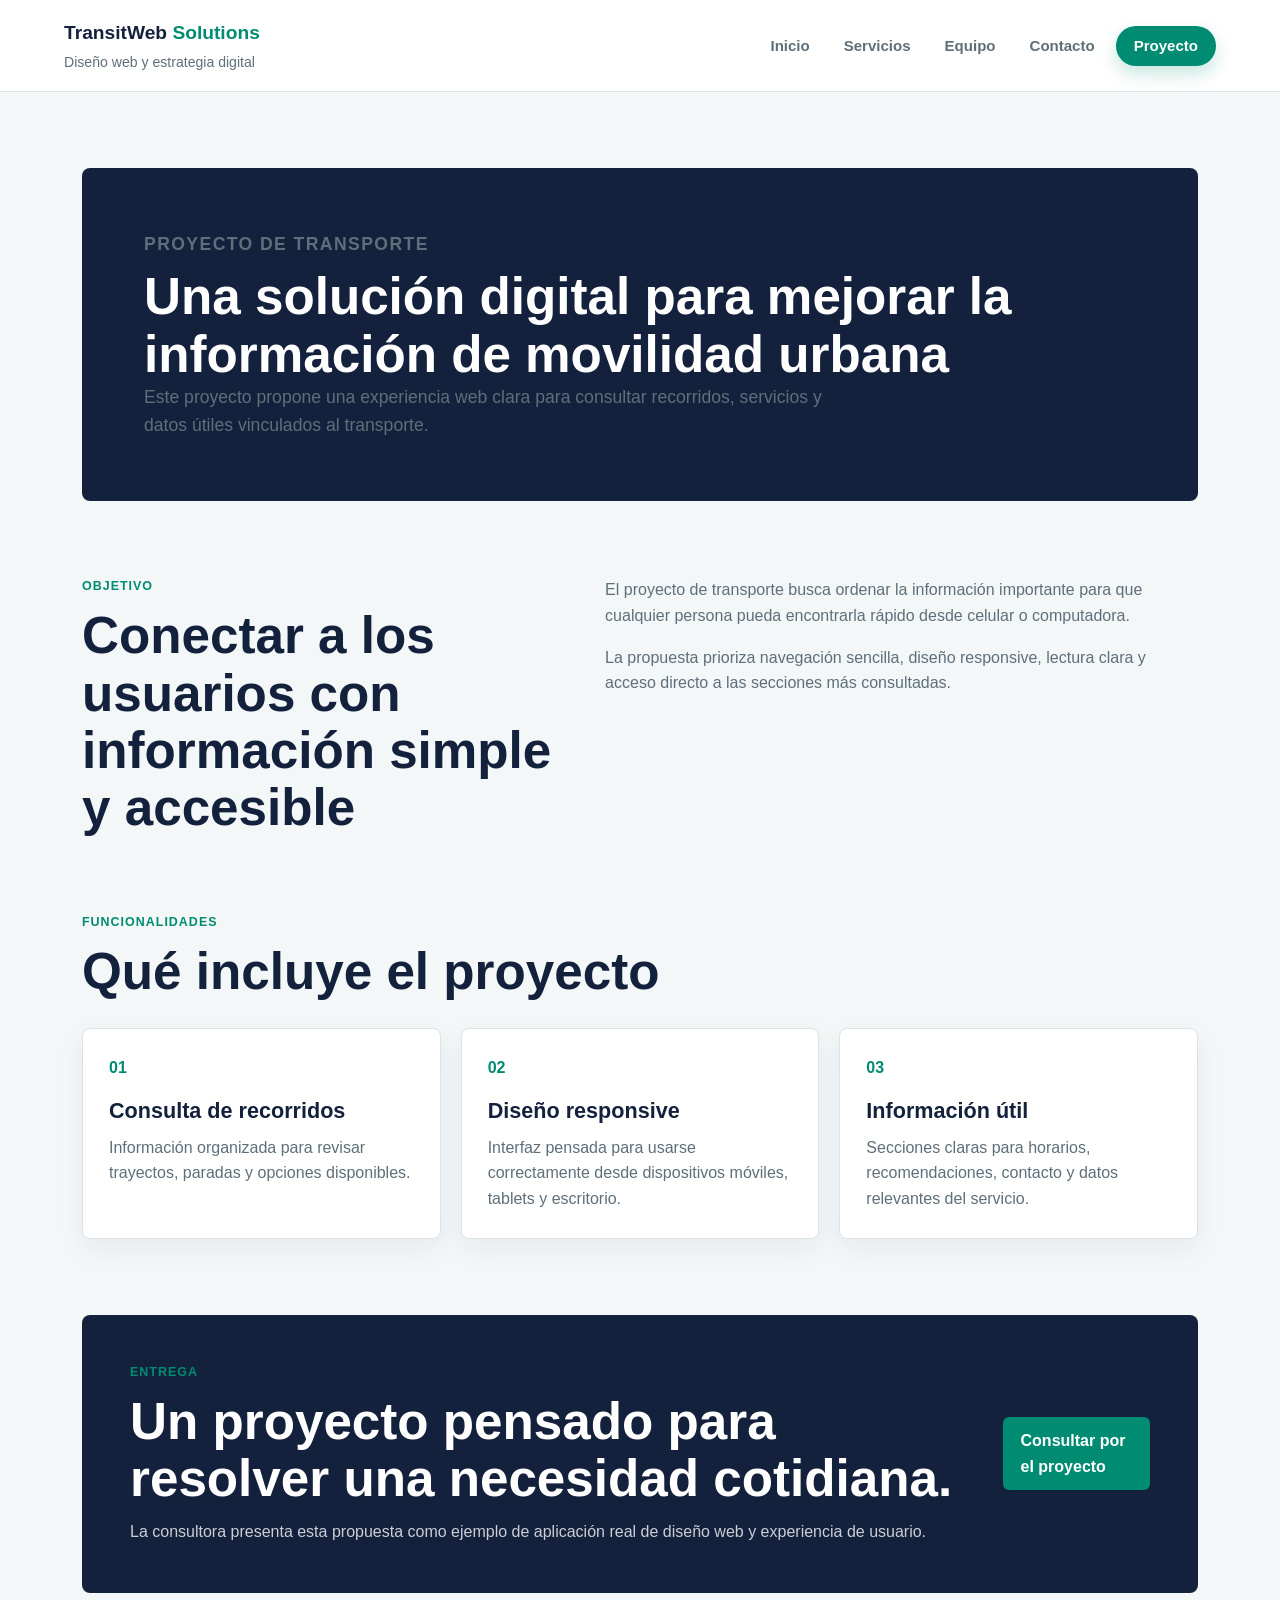
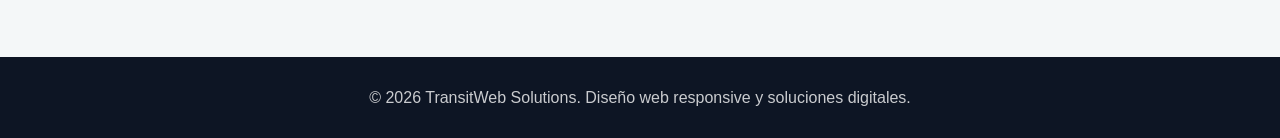
<file: proyecto-transporte.html>
<!DOCTYPE html>
<html lang="es">
<head>
    <meta charset="UTF-8">
    <meta name="viewport" content="width=device-width, initial-scale=1.0">
    <title>Proyecto Transporte | TransitWeb Solutions</title>
    <link rel="stylesheet" href="diseño.css">
</head>
<body>
    <header class="site-header">
        <div class="brand">
            <a href="index.html" class="logo">TransitWeb <span>Solutions</span></a>
            <p>Diseño web y estrategia digital</p>
        </div>
        <nav aria-label="Navegación principal">
            <ul>
                <li><a href="index.html#inicio">Inicio</a></li>
                <li><a href="servicios.html">Servicios</a></li>
                <li><a href="integrantes.html">Equipo</a></li>
                <li><a href="contacto.html">Contacto</a></li>
                <li><a href="../../Centro-transporte-inteligente-Grupo-10-main/index.html" class="project-link">Proyecto</a></li>
            </ul>
        </nav>
    </header>

    <main>
        <section class="page-hero">
            <p class="eyebrow">Proyecto de transporte</p>
            <h1>Una solución digital para mejorar la información de movilidad urbana</h1>
            <p>Este proyecto propone una experiencia web clara para consultar recorridos, servicios y datos útiles vinculados al transporte.</p>
        </section>

        <section class="section split">
            <div>
                <p class="eyebrow">Objetivo</p>
                <h2>Conectar a los usuarios con información simple y accesible</h2>
            </div>
            <div class="section-copy">
                <p>El proyecto de transporte busca ordenar la información importante para que cualquier persona pueda encontrarla rápido desde celular o computadora.</p>
                <p>La propuesta prioriza navegación sencilla, diseño responsive, lectura clara y acceso directo a las secciones más consultadas.</p>
            </div>
        </section>

        <section class="section">
            <div class="section-heading">
                <p class="eyebrow">Funcionalidades</p>
                <h2>Qué incluye el proyecto</h2>
            </div>
            <div class="card-grid">
                <article class="card">
                    <span class="card-number">01</span>
                    <h3>Consulta de recorridos</h3>
                    <p>Información organizada para revisar trayectos, paradas y opciones disponibles.</p>
                </article>
                <article class="card">
                    <span class="card-number">02</span>
                    <h3>Diseño responsive</h3>
                    <p>Interfaz pensada para usarse correctamente desde dispositivos móviles, tablets y escritorio.</p>
                </article>
                <article class="card">
                    <span class="card-number">03</span>
                    <h3>Información útil</h3>
                    <p>Secciones claras para horarios, recomendaciones, contacto y datos relevantes del servicio.</p>
                </article>
            </div>
        </section>

        <section class="cta-panel">
            <div>
                <p class="eyebrow">Entrega</p>
                <h2>Un proyecto pensado para resolver una necesidad cotidiana.</h2>
                <p>La consultora presenta esta propuesta como ejemplo de aplicación real de diseño web y experiencia de usuario.</p>
            </div>
            <a href="contacto.html" class="button primary">Consultar por el proyecto</a>
        </section>
    </main>

    <footer>
        <p>&copy; 2026 TransitWeb Solutions. Diseño web responsive y soluciones digitales.</p>
    </footer>
    <script src="transitweb.js"></script>
</body>
</html>
</file>
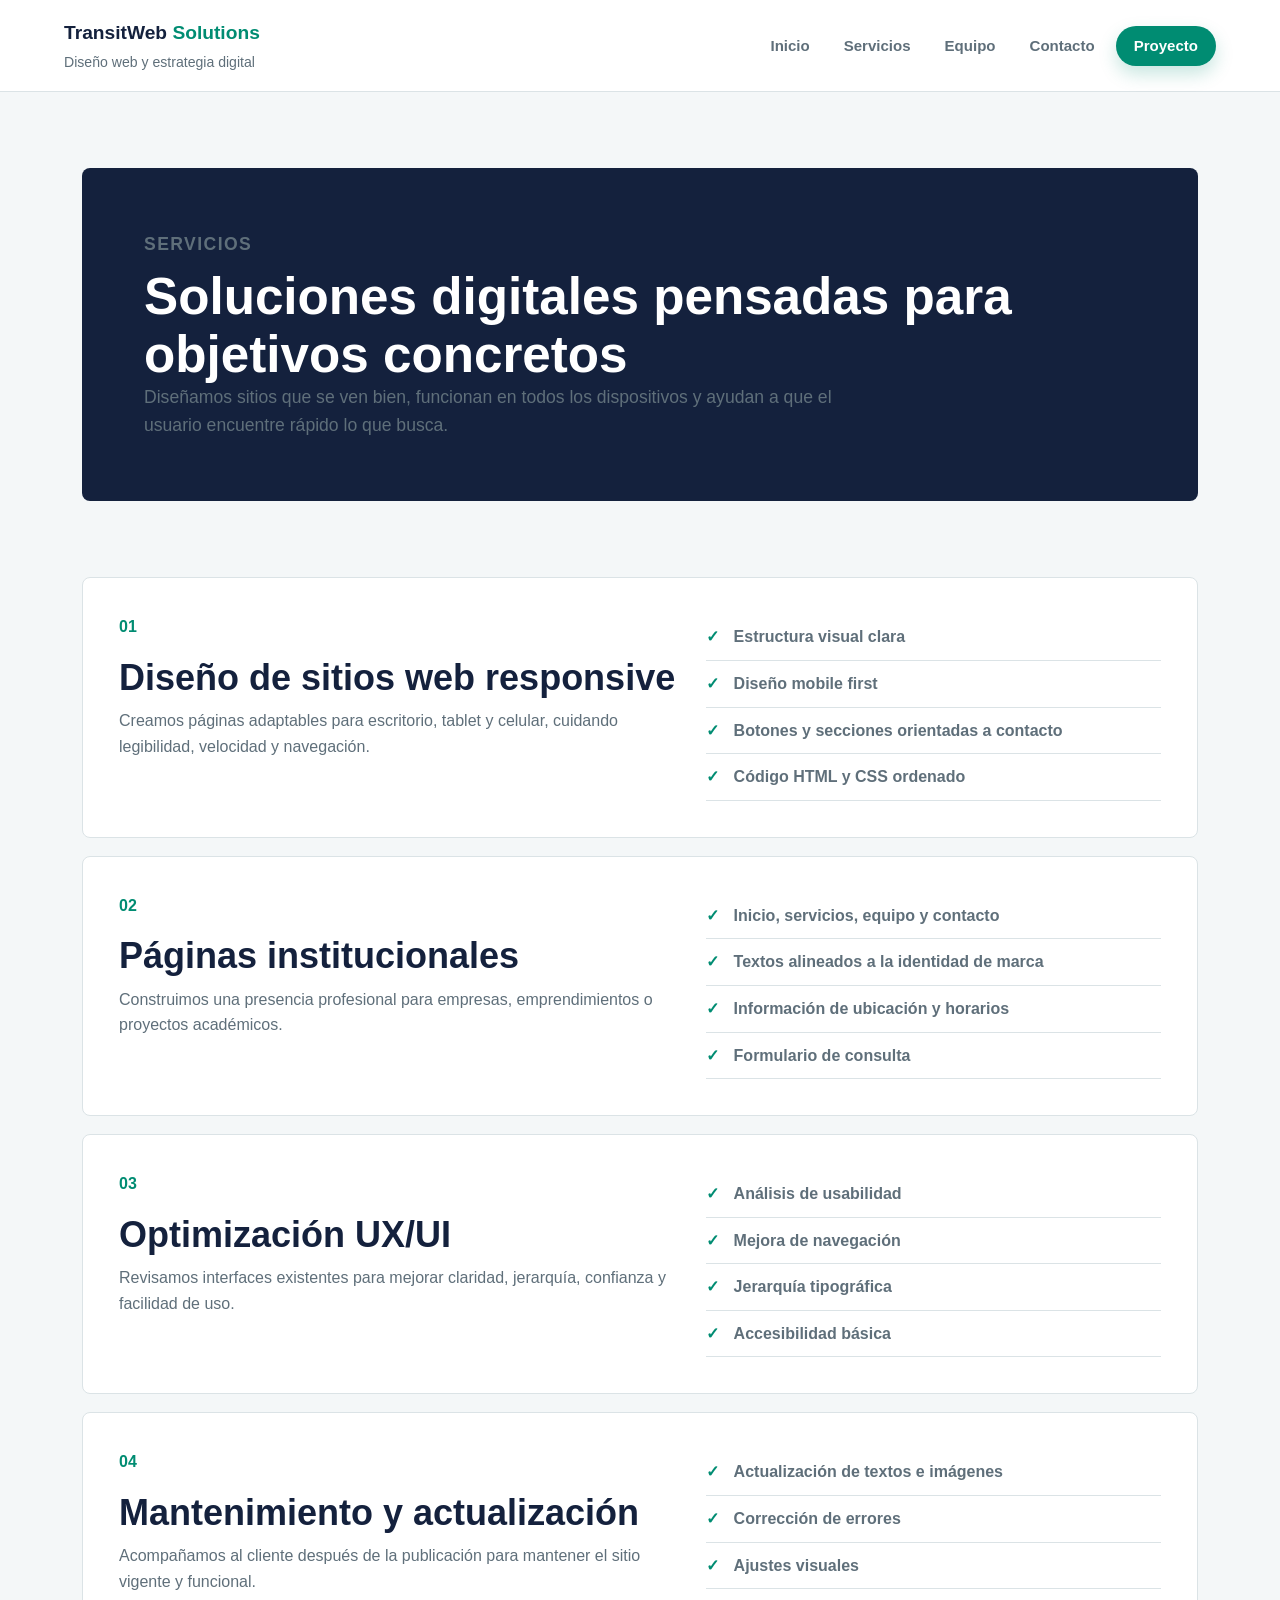
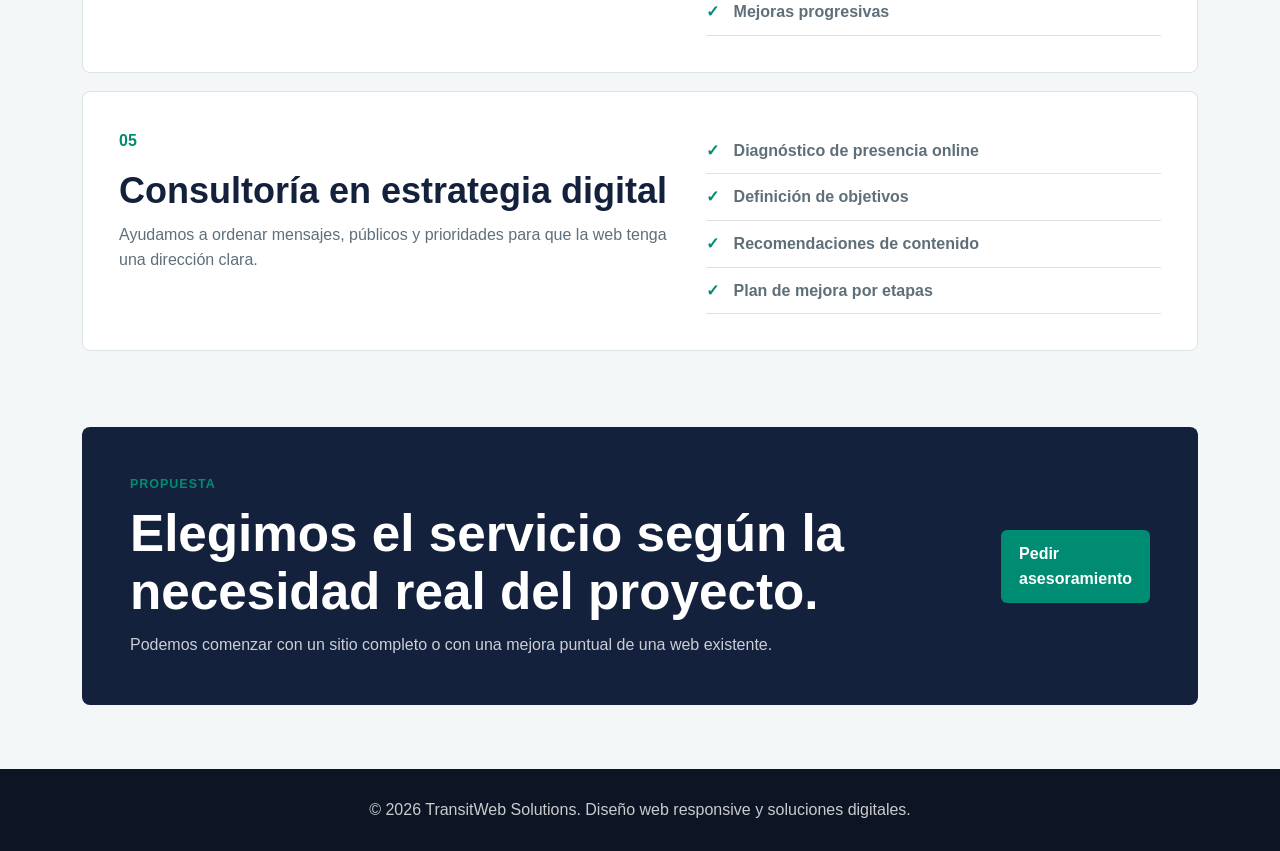
<file: servicios.html>
<!DOCTYPE html>
<html lang="es">
<head>
    <meta charset="UTF-8">
    <meta name="viewport" content="width=device-width, initial-scale=1.0">
    <title>Servicios | TransitWeb Solutions</title>
    <link rel="stylesheet" href="diseño.css">
</head>
<body>
    <header class="site-header">
        <div class="brand">
            <a href="index.html" class="logo">TransitWeb <span>Solutions</span></a>
            <p>Diseño web y estrategia digital</p>
        </div>
        <nav aria-label="Navegación principal">
            <ul>
                <li><a href="index.html#inicio">Inicio</a></li>
                <li><a href="servicios.html">Servicios</a></li>
                <li><a href="integrantes.html">Equipo</a></li>
                <li><a href="contacto.html">Contacto</a></li>
                <li><a href="../../Centro-transporte-inteligente-Grupo-10-main/index.html" class="project-link">Proyecto</a></li>
            </ul>
        </nav>
    </header>

    <main>
        <section class="page-hero">
            <p class="eyebrow">Servicios</p>
            <h1>Soluciones digitales pensadas para objetivos concretos</h1>
            <p>Diseñamos sitios que se ven bien, funcionan en todos los dispositivos y ayudan a que el usuario encuentre rápido lo que busca.</p>
        </section>

        <section class="service-list">
            <article class="service-item">
                <div>
                    <span class="card-number">01</span>
                    <h2>Diseño de sitios web responsive</h2>
                    <p>Creamos páginas adaptables para escritorio, tablet y celular, cuidando legibilidad, velocidad y navegación.</p>
                </div>
                <ul class="check-list">
                    <li>Estructura visual clara</li>
                    <li>Diseño mobile first</li>
                    <li>Botones y secciones orientadas a contacto</li>
                    <li>Código HTML y CSS ordenado</li>
                </ul>
            </article>

            <article class="service-item">
                <div>
                    <span class="card-number">02</span>
                    <h2>Páginas institucionales</h2>
                    <p>Construimos una presencia profesional para empresas, emprendimientos o proyectos académicos.</p>
                </div>
                <ul class="check-list">
                    <li>Inicio, servicios, equipo y contacto</li>
                    <li>Textos alineados a la identidad de marca</li>
                    <li>Información de ubicación y horarios</li>
                    <li>Formulario de consulta</li>
                </ul>
            </article>

            <article class="service-item">
                <div>
                    <span class="card-number">03</span>
                    <h2>Optimización UX/UI</h2>
                    <p>Revisamos interfaces existentes para mejorar claridad, jerarquía, confianza y facilidad de uso.</p>
                </div>
                <ul class="check-list">
                    <li>Análisis de usabilidad</li>
                    <li>Mejora de navegación</li>
                    <li>Jerarquía tipográfica</li>
                    <li>Accesibilidad básica</li>
                </ul>
            </article>

            <article class="service-item">
                <div>
                    <span class="card-number">04</span>
                    <h2>Mantenimiento y actualización</h2>
                    <p>Acompañamos al cliente después de la publicación para mantener el sitio vigente y funcional.</p>
                </div>
                <ul class="check-list">
                    <li>Actualización de textos e imágenes</li>
                    <li>Corrección de errores</li>
                    <li>Ajustes visuales</li>
                    <li>Mejoras progresivas</li>
                </ul>
            </article>

            <article class="service-item">
                <div>
                    <span class="card-number">05</span>
                    <h2>Consultoría en estrategia digital</h2>
                    <p>Ayudamos a ordenar mensajes, públicos y prioridades para que la web tenga una dirección clara.</p>
                </div>
                <ul class="check-list">
                    <li>Diagnóstico de presencia online</li>
                    <li>Definición de objetivos</li>
                    <li>Recomendaciones de contenido</li>
                    <li>Plan de mejora por etapas</li>
                </ul>
            </article>
        </section>

        <section class="cta-panel">
            <div>
                <p class="eyebrow">Propuesta</p>
                <h2>Elegimos el servicio según la necesidad real del proyecto.</h2>
                <p>Podemos comenzar con un sitio completo o con una mejora puntual de una web existente.</p>
            </div>
            <a href="contacto.html" class="button primary">Pedir asesoramiento</a>
        </section>
    </main>

    <footer>
        <p>&copy; 2026 TransitWeb Solutions. Diseño web responsive y soluciones digitales.</p>
    </footer>
    <script src="transitweb.js"></script>
</body>
</html>
</file>
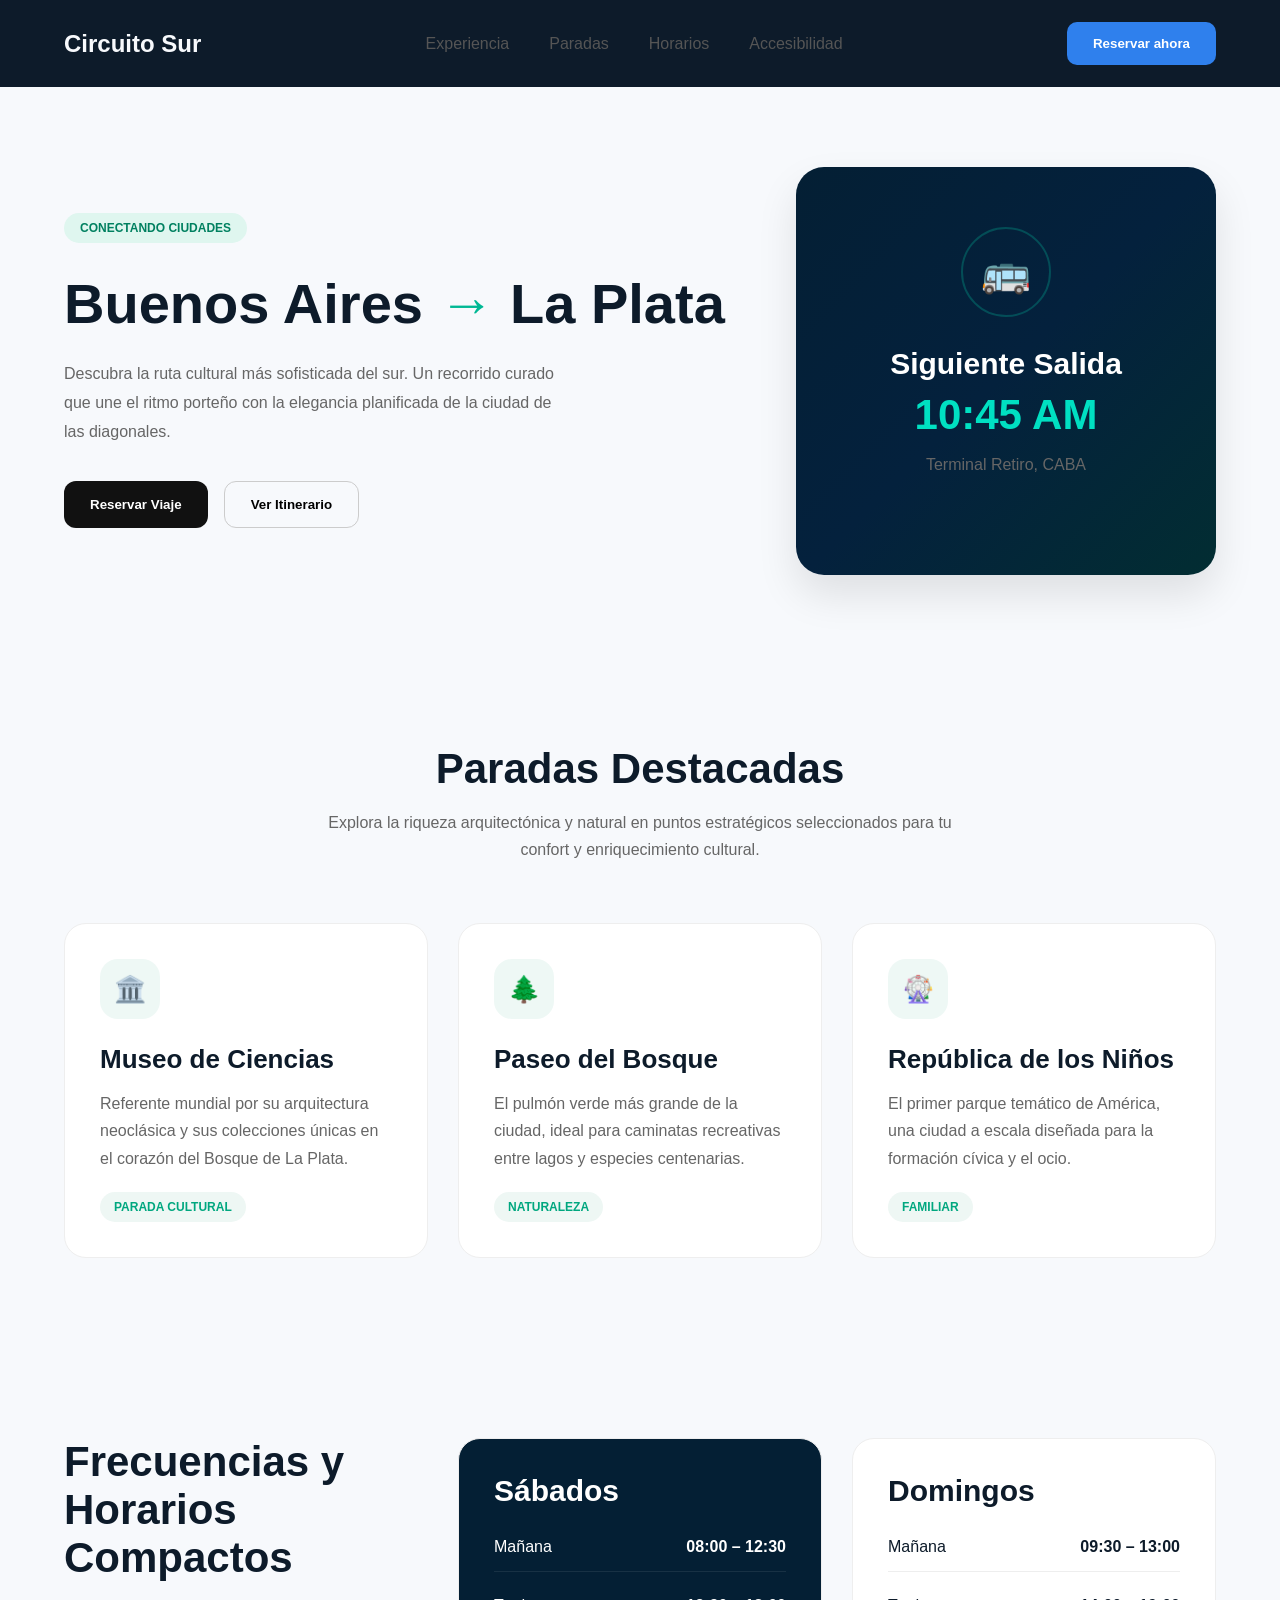
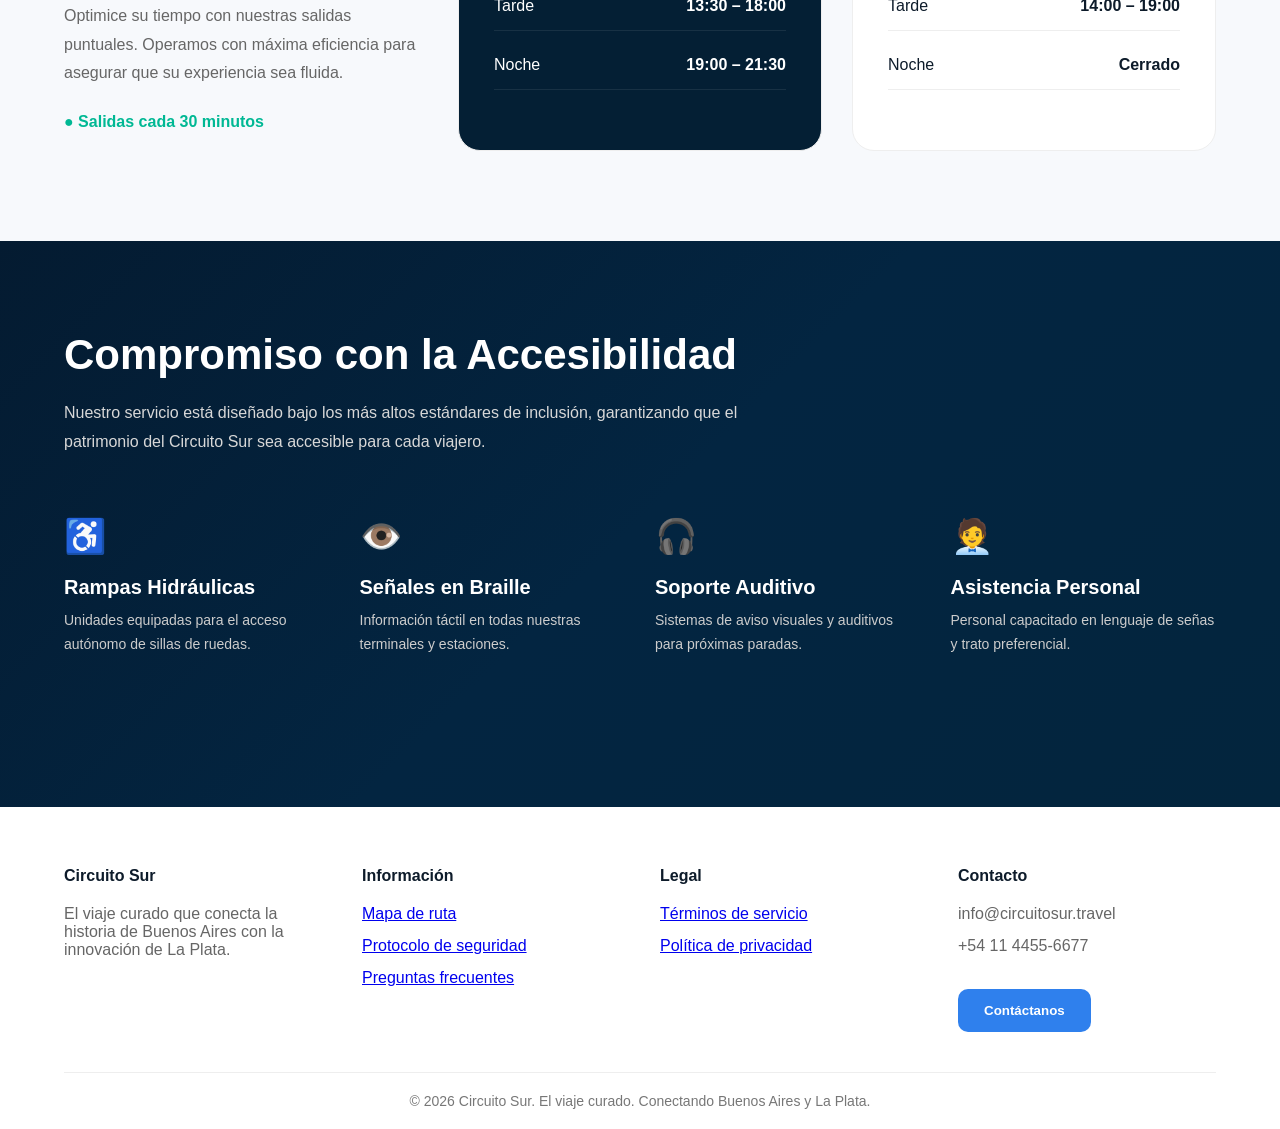
<file: transporte-turistico.html>
<!DOCTYPE html>
<html lang="es">
<head>
  <meta charset="UTF-8" />
  <meta name="viewport" content="width=device-width, initial-scale=1.0" />
  <title>Circuito Sur</title>

  <link rel="preconnect" href="https://fonts.googleapis.com">
  <link rel="preconnect" href="https://fonts.gstatic.com" crossorigin>

  <link
    href="https://fonts.googleapis.com/css2?family=Inter:wght@300;400;500;600;700&display=swap"
    rel="stylesheet"
  />

  <link rel="stylesheet" href="transporte-turistico.css" />
</head>
<body>

  <!-- HEADER -->
  <header>
    <div class="container">
      <nav>
        <div class="logo">Circuito Sur</div>

        <ul class="menu">
          <li><a href="#">Experiencia</a></li>
          <li><a href="#paradas">Paradas</a></li>
          <li><a href="#horarios">Horarios</a></li>
          <li><a href="#accesibilidad">Accesibilidad</a></li>
        </ul>

        <button class="btn-primary">Reservar ahora</button>
      </nav>
    </div>
  </header>

  <!-- HERO -->
  <section class="hero">
    <div class="container hero-content">

      <div>
        <div class="badge">CONECTANDO CIUDADES</div>

        <h1>
          Buenos Aires
          <span>→</span>
          La Plata
        </h1>

        <p>
          Descubra la ruta cultural más sofisticada del sur.
          Un recorrido curado que une el ritmo porteño con la
          elegancia planificada de la ciudad de las diagonales.
        </p>

        <div class="hero-buttons">
          <button class="btn-dark">Reservar Viaje</button>
          <button class="btn-outline">Ver Itinerario</button>
        </div>
      </div>

      <div class="schedule-card">
        <div class="icon">🚌</div>

        <h3>Siguiente Salida</h3>

        <div class="time" id="nextDeparture">
          10:45 AM
        </div>

        <p>Terminal Retiro, CABA</p>
      </div>

    </div>
  </section>

  <!-- PARADAS -->
  <section id="paradas">
    <div class="container">

      <div class="section-title">
        <h2>Paradas Destacadas</h2>

        <p>
          Explora la riqueza arquitectónica y natural en puntos
          estratégicos seleccionados para tu confort y enriquecimiento cultural.
        </p>
      </div>

      <div class="cards">

        <div class="card">
          <div class="card-icon">🏛️</div>

          <h3>Museo de Ciencias</h3>

          <p>
            Referente mundial por su arquitectura neoclásica y sus colecciones
            únicas en el corazón del Bosque de La Plata.
          </p>

          <span class="tag">PARADA CULTURAL</span>
        </div>

        <div class="card">
          <div class="card-icon">🌲</div>

          <h3>Paseo del Bosque</h3>

          <p>
            El pulmón verde más grande de la ciudad,
            ideal para caminatas recreativas entre lagos y especies centenarias.
          </p>

          <span class="tag">NATURALEZA</span>
        </div>

        <div class="card">
          <div class="card-icon">🎡</div>

          <h3>República de los Niños</h3>

          <p>
            El primer parque temático de América,
            una ciudad a escala diseñada para la formación cívica y el ocio.
          </p>

          <span class="tag">FAMILIAR</span>
        </div>

      </div>
    </div>
  </section>

  <!-- HORARIOS -->
  <section id="horarios">
    <div class="container schedule-section">

      <div class="schedule-info">
        <h2>Frecuencias y Horarios Compactos</h2>

        <p>
          Optimice su tiempo con nuestras salidas puntuales.
          Operamos con máxima eficiencia para asegurar que su experiencia sea fluida.
        </p>

        <div class="green-dot">
          ● Salidas cada 30 minutos
        </div>
      </div>

      <div class="time-card dark">
        <h3>Sábados</h3>

        <div class="time-row">
          <span>Mañana</span>
          <strong>08:00 – 12:30</strong>
        </div>

        <div class="time-row">
          <span>Tarde</span>
          <strong>13:30 – 18:00</strong>
        </div>

        <div class="time-row">
          <span>Noche</span>
          <strong>19:00 – 21:30</strong>
        </div>
      </div>

      <div class="time-card">
        <h3>Domingos</h3>

        <div class="time-row">
          <span>Mañana</span>
          <strong>09:30 – 13:00</strong>
        </div>

        <div class="time-row">
          <span>Tarde</span>
          <strong>14:00 – 19:00</strong>
        </div>

        <div class="time-row">
          <span>Noche</span>
          <strong>Cerrado</strong>
        </div>
      </div>

    </div>
  </section>

  <!-- ACCESIBILIDAD -->
  <section id="accesibilidad" class="accessibility">
    <div class="container">

      <h2>Compromiso con la Accesibilidad</h2>

      <p>
        Nuestro servicio está diseñado bajo los más altos estándares de inclusión,
        garantizando que el patrimonio del Circuito Sur sea accesible para cada viajero.
      </p>

      <div class="features">

        <div class="feature">
          <div class="feature-icon">♿</div>

          <h4>Rampas Hidráulicas</h4>

          <p>
            Unidades equipadas para el acceso autónomo de sillas de ruedas.
          </p>
        </div>

        <div class="feature">
          <div class="feature-icon">👁️</div>

          <h4>Señales en Braille</h4>

          <p>
            Información táctil en todas nuestras terminales y estaciones.
          </p>
        </div>

        <div class="feature">
          <div class="feature-icon">🎧</div>

          <h4>Soporte Auditivo</h4>

          <p>
            Sistemas de aviso visuales y auditivos para próximas paradas.
          </p>
        </div>

        <div class="feature">
          <div class="feature-icon">🧑‍💼</div>

          <h4>Asistencia Personal</h4>

          <p>
            Personal capacitado en lenguaje de señas y trato preferencial.
          </p>
        </div>

      </div>

    </div>
  </section>

  <!-- FOOTER -->
  <footer>
    <div class="container">

      <div class="footer-grid">

        <div>
          <h4>Circuito Sur</h4>

          <ul>
            <li>
              El viaje curado que conecta la historia de Buenos Aires
              con la innovación de La Plata.
            </li>
          </ul>
        </div>

        <div>
          <h4>Información</h4>

          <ul>
            <li><a href="#">Mapa de ruta</a></li>
            <li><a href="#">Protocolo de seguridad</a></li>
            <li><a href="#">Preguntas frecuentes</a></li>
          </ul>
        </div>

        <div>
          <h4>Legal</h4>

          <ul>
            <li><a href="#">Términos de servicio</a></li>
            <li><a href="#">Política de privacidad</a></li>
          </ul>
        </div>

        <div>
          <h4>Contacto</h4>

          <ul>
            <li>info@circuitosur.travel</li>
            <li>+54 11 4455-6677</li>
          </ul>

          <button class="btn-primary footer-btn">
            Contáctanos
          </button>
        </div>

      </div>

      <div class="copyright">
        © 2026 Circuito Sur. El viaje curado.
        Conectando Buenos Aires y La Plata.
      </div>

    </div>
  </footer>

  <script src="transporte-turistico.js"></script>
</body>
</html>
</file>
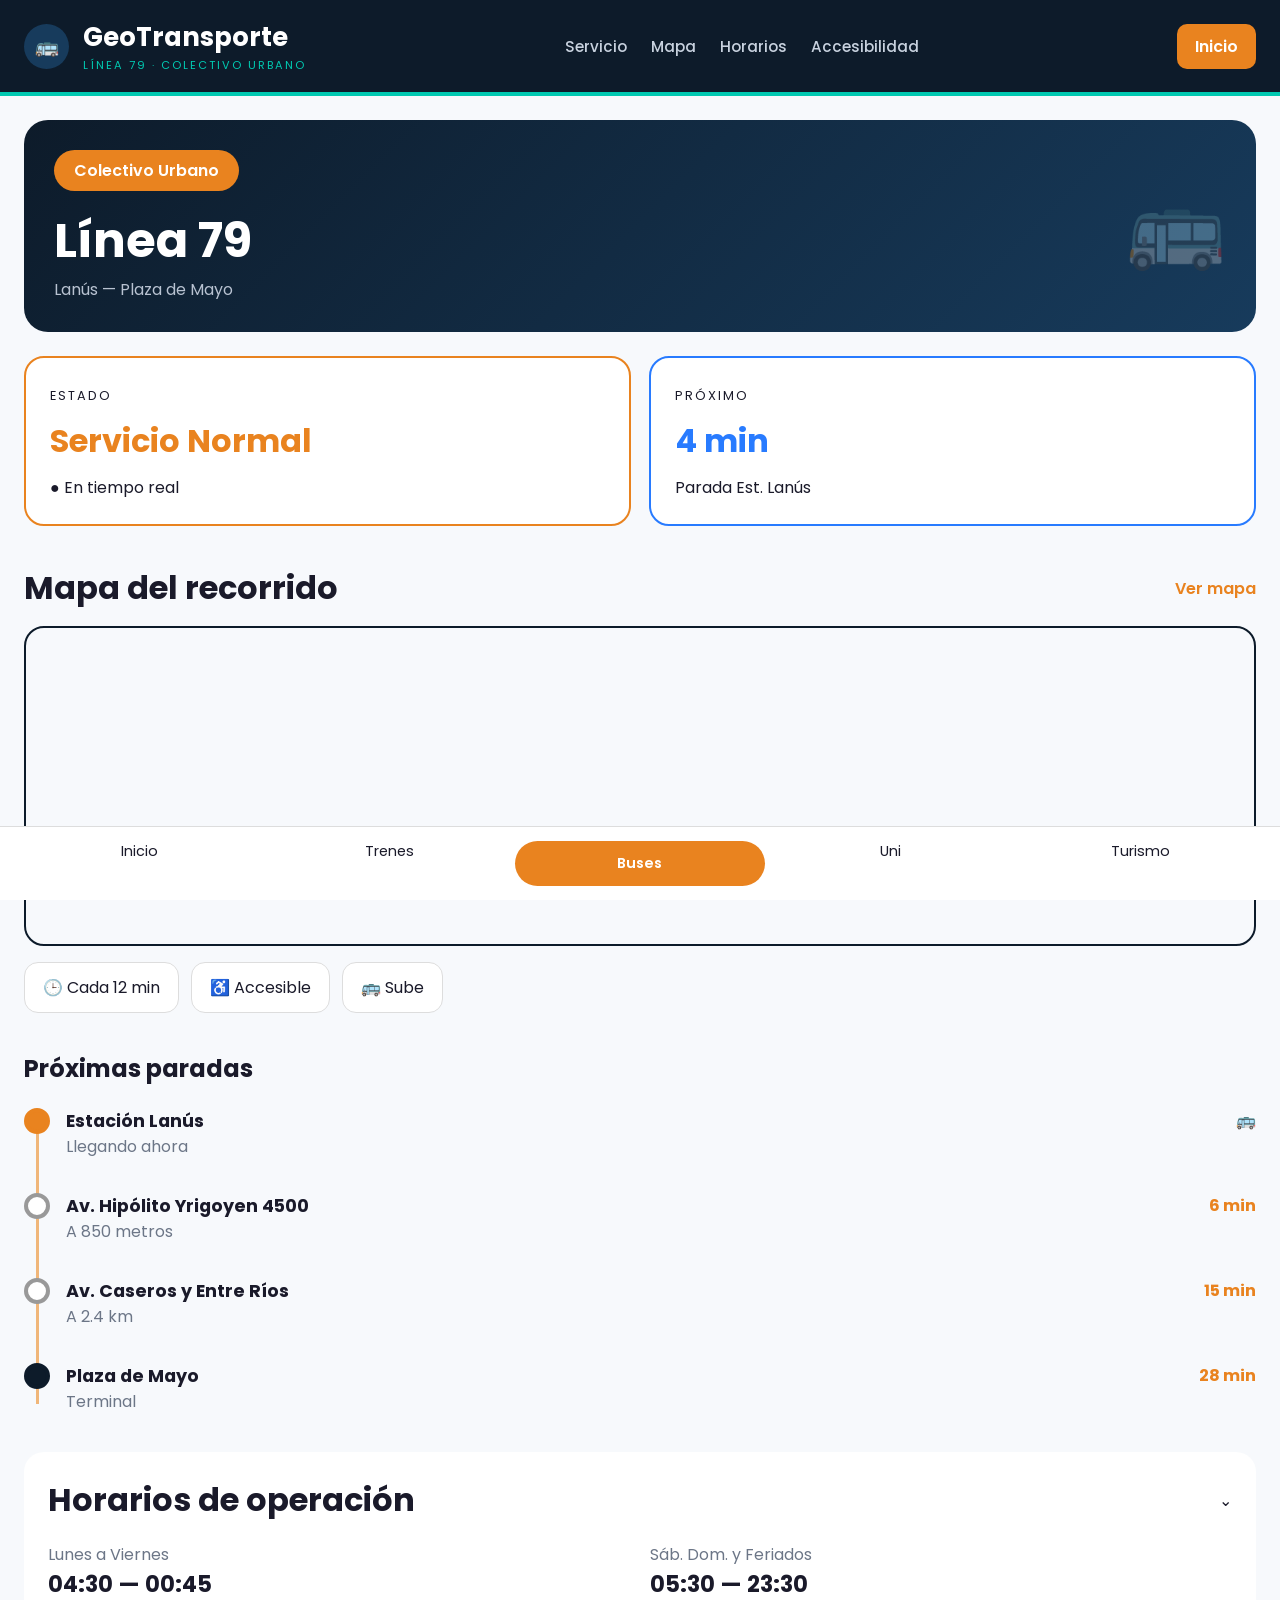
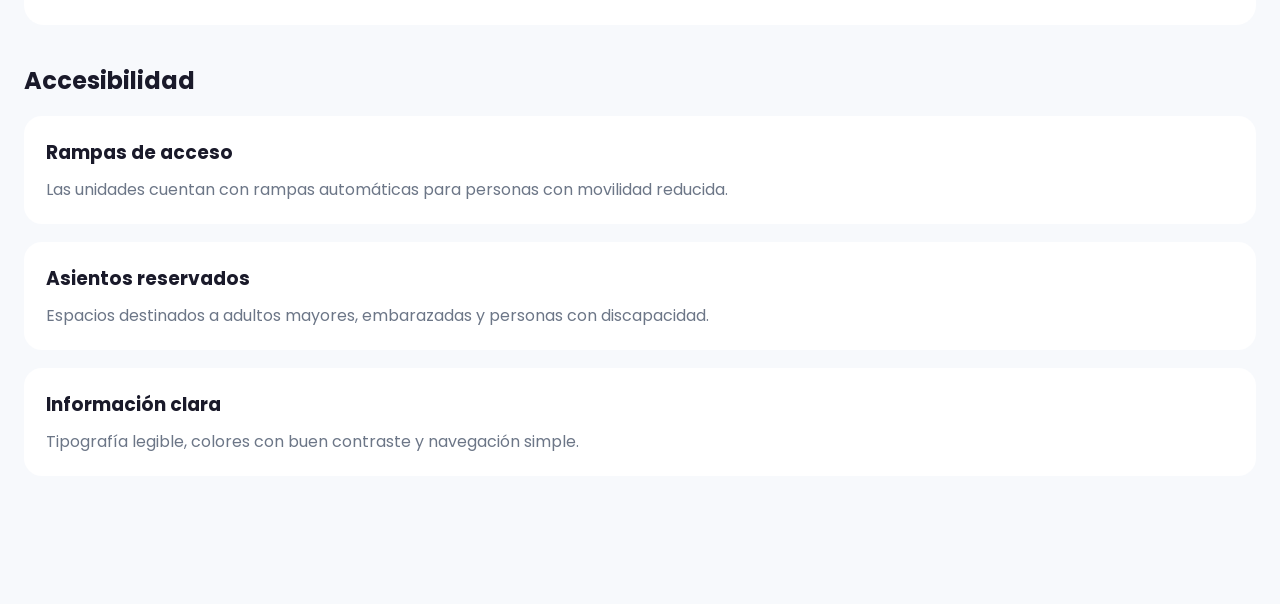
<file: linea79_naranja/linea79.html>
<!DOCTYPE html>
<html lang="es">
<head>
<meta charset="UTF-8">
<meta name="viewport" content="width=device-width, initial-scale=1.0">
<title>Línea 79 | GeoTransporte</title>

<link rel="preconnect" href="https://fonts.googleapis.com">
<link rel="preconnect" href="https://fonts.gstatic.com" crossorigin>
<link href="https://fonts.googleapis.com/css2?family=Poppins:wght@400;500;600;700&display=swap" rel="stylesheet">

<link rel="stylesheet" href="styleLinea79.css">
</head>

<body>

<header class="topbar">

<div class="logo">
<div class="logo-icon">🚌</div>

<div>
<h1>GeoTransporte</h1>
<p>Línea 79 · Colectivo Urbano</p>
</div>
</div>

<nav class="top-menu">
<a href="#servicio">Servicio</a>
<a href="#mapa">Mapa</a>
<a href="#horarios">Horarios</a>
<a href="#accesibilidad">Accesibilidad</a>
</nav>

<a class="btn-home" href="https://joserivero17.github.io/Centro-transporte-inteligente-Grupo-10/">
Inicio
</a>

</header>

<main>

<section id="servicio" class="hero">

<div>
<span class="tag">Colectivo Urbano</span>

<h2>Línea 79</h2>

<p>Lanús — Plaza de Mayo</p>
</div>

<div class="hero-icon">🚌</div>

</section>

<section class="cards">

<article class="card estado">
<span>ESTADO</span>
<h3>Servicio Normal</h3>
<p>● En tiempo real</p>
</article>

<article class="card proximo">
<span>PRÓXIMO</span>
<h3>4 min</h3>
<p>Parada Est. Lanús</p>
</article>

</section>

<section id="mapa" class="section">

<div class="section-title">
<h2>Mapa del recorrido</h2>

<a href="https://www.google.com/maps/dir/Estación+Lanús/Plaza+de+Mayo/" target="_blank">
Ver mapa
</a>
</div>

<div class="mapa">

<iframe
src="https://www.openstreetmap.org/export/embed.html?bbox=-58.47%2C-34.72%2C-58.34%2C-34.58&layer=mapnik"
loading="lazy">
</iframe>

</div>

<div class="badges">
<span>🕒 Cada 12 min</span>
<span>♿ Accesible</span>
<span>🚌 Sube</span>
</div>

</section>

<section class="section">

<h2>Próximas paradas</h2>

<div class="timeline">

<div class="stop active">
<div class="circle"></div>

<div class="info">
<h3>Estación Lanús</h3>
<p>Llegando ahora</p>
</div>

<strong>🚌</strong>
</div>

<div class="stop">
<div class="circle"></div>

<div class="info">
<h3>Av. Hipólito Yrigoyen 4500</h3>
<p>A 850 metros</p>
</div>

<strong>6 min</strong>
</div>

<div class="stop">
<div class="circle"></div>

<div class="info">
<h3>Av. Caseros y Entre Ríos</h3>
<p>A 2.4 km</p>
</div>

<strong>15 min</strong>
</div>

<div class="stop final">
<div class="circle"></div>

<div class="info">
<h3>Plaza de Mayo</h3>
<p>Terminal</p>
</div>

<strong>28 min</strong>
</div>

</div>

</section>

<section id="horarios" class="section horarios">

<div class="section-title">
<h2>Horarios de operación</h2>
<span>⌄</span>
</div>

<div class="horario-grid">

<div>
<p>Lunes a Viernes</p>
<strong>04:30 — 00:45</strong>
</div>

<div>
<p>Sáb. Dom. y Feriados</p>
<strong>05:30 — 23:30</strong>
</div>

</div>

</section>

<section id="accesibilidad" class="section accesibilidad">

<h2>Accesibilidad</h2>

<div class="access-card">
<h3>Rampas de acceso</h3>
<p>Las unidades cuentan con rampas automáticas para personas con movilidad reducida.</p>
</div>

<div class="access-card">
<h3>Asientos reservados</h3>
<p>Espacios destinados a adultos mayores, embarazadas y personas con discapacidad.</p>
</div>

<div class="access-card">
<h3>Información clara</h3>
<p>Tipografía legible, colores con buen contraste y navegación simple.</p>
</div>

</section>

</main>

<nav class="bottom-nav">

<a href="https://joserivero17.github.io/Centro-transporte-inteligente-Grupo-10/">
Inicio
</a>

<a href="https://joserivero17.github.io/Centro-transporte-inteligente-Grupo-10/linea-roca.html">Trenes</a>

<a class="active" href="https://joserivero17.github.io/Centro-transporte-inteligente-Grupo-10/linea79_naranja_final/linea79.html">
Buses
</a>

<a href="https://joserivero17.github.io/Centro-transporte-inteligente-Grupo-10/uade_shuttle/shuttle-uade.html">Uni</a>

<a href="https://joserivero17.github.io/Centro-transporte-inteligente-Grupo-10/transporte-turistico.html">Turismo</a>

</nav>

</body>
</html>
</file>
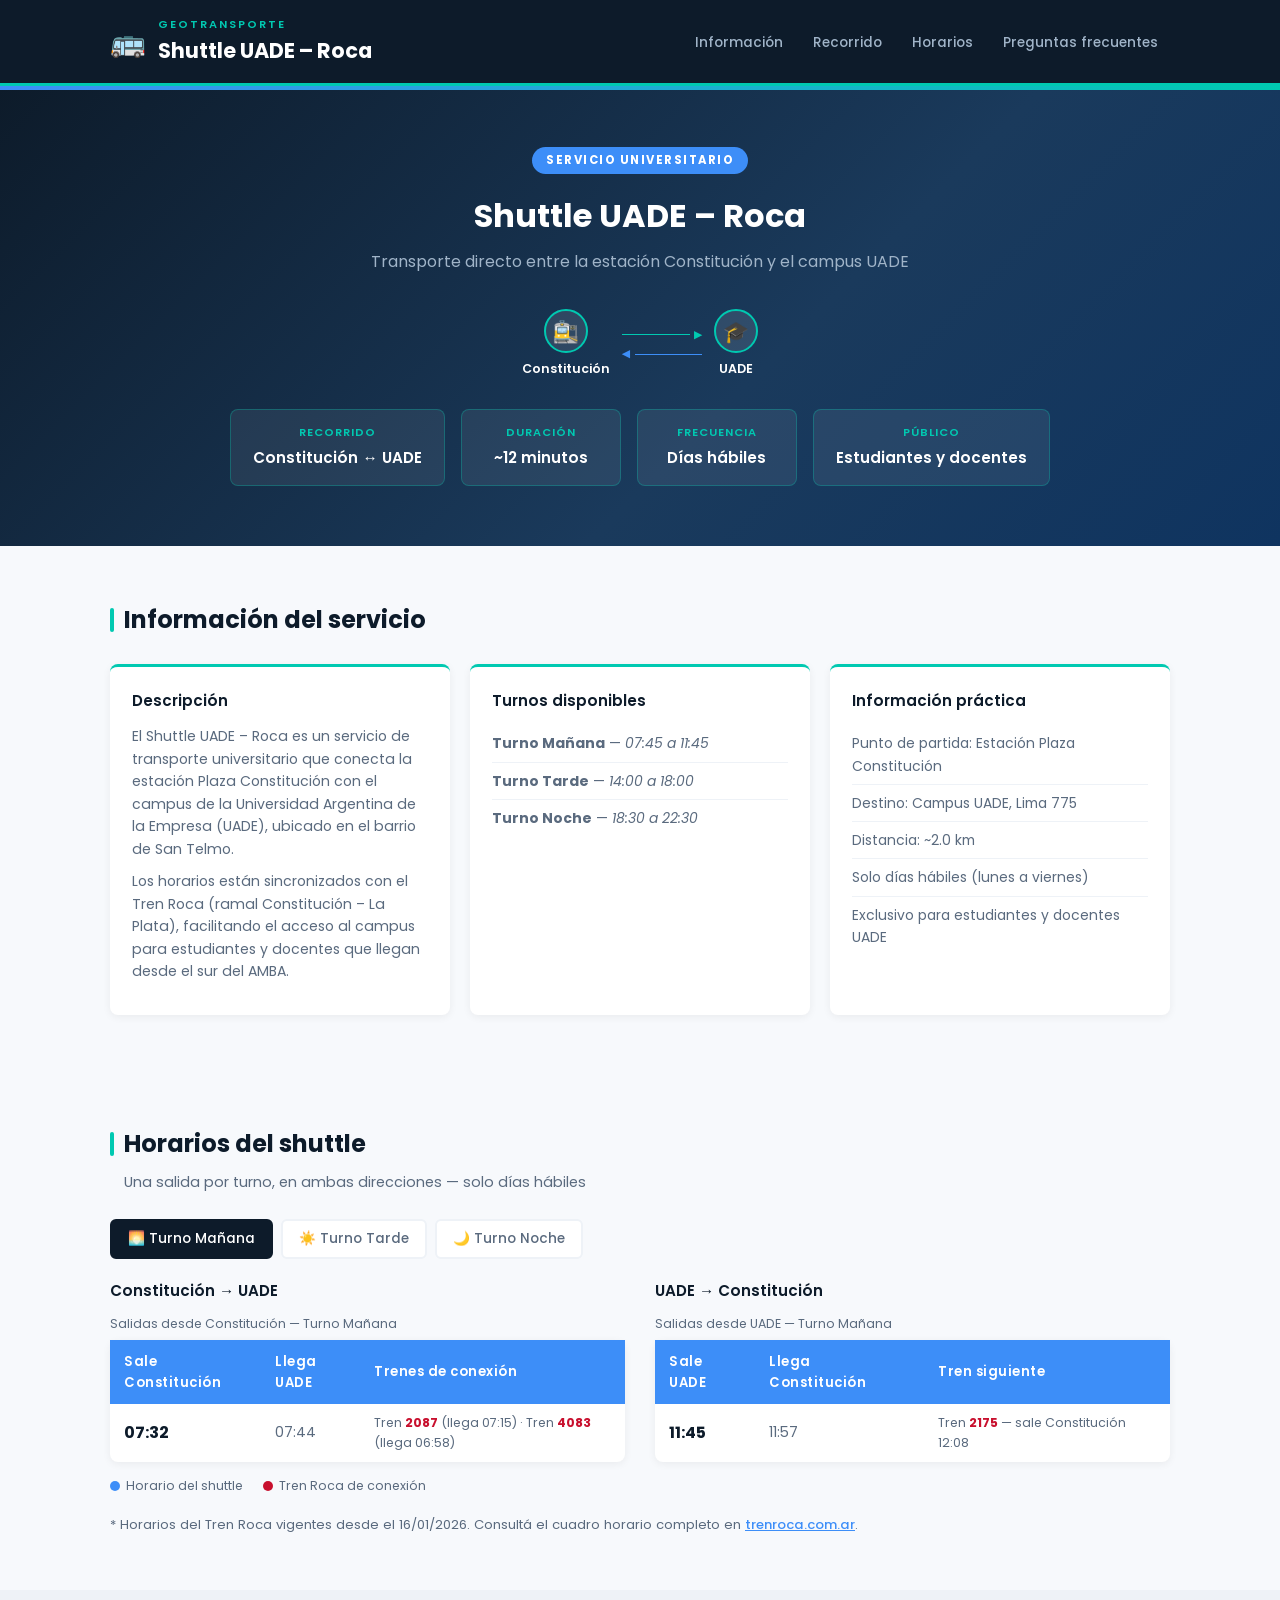
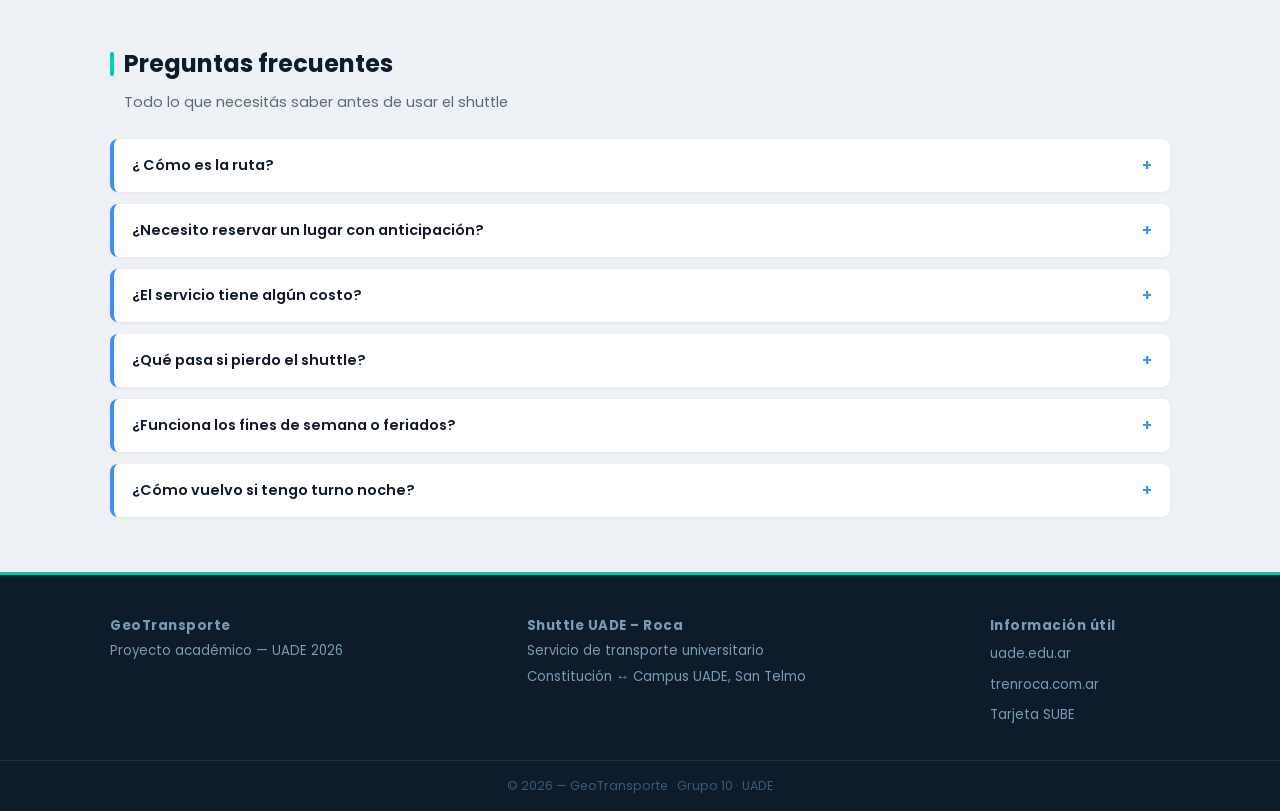
<file: uade_shuttle/shuttle-uade.html>
<!DOCTYPE html>
<html lang="es">
<head>
    <meta charset="UTF-8">
    <meta name="viewport" content="width=device-width, initial-scale=1.0">
    <title>Shuttle UADE – Roca — GeoTransporte</title>
    <link rel="preconnect" href="https://fonts.googleapis.com">
    <link rel="preconnect" href="https://fonts.gstatic.com" crossorigin>
    <link href="https://fonts.googleapis.com/css2?family=Poppins:wght@400;500;600;700&display=swap" rel="stylesheet">
    <link rel="stylesheet" href="estilos.css">
    <style>
        /* Hero del shuttle */
        .hero-shuttle {
            background: linear-gradient(135deg, var(--color-base) 0%, #1a3a5c 60%, #0f3460 100%);
            color: var(--color-blanco);
            padding: 60px 0;
            text-align: center;
            position: relative;
            overflow: hidden;
        }

        .hero-shuttle::before {
            content: '';
            position: absolute;
            top: 0; left: 0; right: 0;
            height: 4px;
            background: linear-gradient(90deg, var(--color-azul), var(--color-acento));
        }

        .hero-shuttle h2 {
            font-size: 2rem;
            font-weight: 700;
            margin-bottom: 8px;
        }

        .hero-shuttle p {
            font-size: 1rem;
            color: #a0b4c8;
            margin-bottom: 35px;
        }

        /* Badge de servicio */
        .badge-servicio {
            display: inline-block;
            background-color: var(--color-azul);
            color: var(--color-blanco);
            font-size: 0.72rem;
            font-weight: 700;
            letter-spacing: 1.5px;
            text-transform: uppercase;
            padding: 4px 14px;
            border-radius: 20px;
            margin-bottom: 16px;
        }

        /* Recorrido visual */
        .recorrido-visual {
            display: flex;
            align-items: center;
            justify-content: center;
            gap: 12px;
            margin: 30px 0 10px;
            flex-wrap: wrap;
        }

        .punto-recorrido {
            display: flex;
            flex-direction: column;
            align-items: center;
            gap: 6px;
        }

        .punto-recorrido .circulo {
            width: 44px;
            height: 44px;
            border-radius: 50%;
            display: flex;
            align-items: center;
            justify-content: center;
            font-size: 1.3rem;
            background-color: rgba(255,255,255,0.1);
            border: 2px solid var(--color-acento);
        }

        .punto-recorrido span {
            font-size: 0.78rem;
            font-weight: 600;
            color: var(--color-blanco);
        }

        .linea-recorrido {
            flex: 1;
            max-width: 80px;
            display: flex;
            flex-direction: column;
            align-items: center;
            gap: 4px;
        }

        .linea-recorrido .flecha-ida,
        .linea-recorrido .flecha-vuelta {
            display: flex;
            align-items: center;
            width: 100%;
            gap: 4px;
            font-size: 0.62rem;
            font-weight: 600;
            letter-spacing: 0.5px;
        }

        .linea-recorrido .flecha-ida {
            color: var(--color-acento);
            justify-content: flex-end;
        }

        .linea-recorrido .flecha-vuelta {
            color: var(--color-azul);
            justify-content: flex-start;
        }

        .linea-recorrido .linea {
            flex: 1;
            height: 1.5px;
        }

        .linea-recorrido .flecha-ida .linea {
            background: var(--color-acento);
        }

        .linea-recorrido .flecha-vuelta .linea {
            background: var(--color-azul);
        }

        /* Tabs de turnos */
        .tab.turno-manana.activo  { background-color: var(--color-base); border-color: var(--color-base); color: var(--color-blanco); }
        .tab.turno-tarde.activo   { background-color: var(--color-azul); border-color: var(--color-azul); color: var(--color-blanco); }
        .tab.turno-noche.activo   { background-color: var(--color-base); border-color: var(--color-acento); color: var(--color-blanco); }

        /* Tabla shuttle */
        .tabla-shuttle thead th {
            background-color: var(--color-azul);
        }

        .hora-salida {
            font-weight: 700;
            color: var(--color-base) !important;
            font-size: 1rem !important;
        }

        .tren-conexion {
            font-size: 0.78rem;
            color: var(--color-texto-suave);
        }

        .tren-conexion strong {
            color: #c8102e;
        }

        /* Alerta turno noche */
        .alerta-noche {
            background-color: #fff8e1;
            border-left: 4px solid #f39c12;
            padding: 12px 16px;
            border-radius: 6px;
            font-size: 0.85rem;
            color: #7d5a00;
            margin-top: 16px;
            display: none;
        }

        .alerta-noche.visible {
            display: block;
        }

        /* Leyenda de tabla */
        .leyenda-tabla {
            display: flex;
            gap: 20px;
            flex-wrap: wrap;
            margin-top: 14px;
            font-size: 0.78rem;
            color: var(--color-texto-suave);
        }

        .leyenda-tabla span {
            display: flex;
            align-items: center;
            gap: 6px;
        }

        .dot-shuttle {
            width: 10px;
            height: 10px;
            border-radius: 50%;
            background-color: var(--color-azul);
            flex-shrink: 0;
        }

        .dot-tren {
            width: 10px;
            height: 10px;
            border-radius: 50%;
            background-color: #c8102e;
            flex-shrink: 0;
        }

        /* Tipo de parada destino */
        .tipo-parada.destino {
            background-color: var(--color-azul);
            color: var(--color-blanco);
        }

        /* FAQ */
        .faq-lista {
            margin-top: 25px;
            display: flex;
            flex-direction: column;
            gap: 12px;
        }

        .faq-item {
            background-color: var(--color-blanco);
            border-radius: 8px;
            border-left: 4px solid var(--color-azul);
            box-shadow: 0 1px 4px rgba(0,0,0,0.05);
            overflow: hidden;
        }

        .faq-pregunta {
            width: 100%;
            background: none;
            border: none;
            padding: 14px 18px;
            text-align: left;
            font-family: var(--fuente);
            font-size: 0.9rem;
            font-weight: 600;
            color: var(--color-base);
            cursor: pointer;
            display: flex;
            justify-content: space-between;
            align-items: center;
            gap: 10px;
        }

        .faq-pregunta:hover {
            background-color: var(--color-fondo-alt);
        }

        .faq-icono {
            font-size: 1rem;
            color: var(--color-azul);
            transition: transform 0.2s;
            flex-shrink: 0;
        }

        .faq-item.abierto .faq-icono {
            transform: rotate(45deg);
        }

        .faq-respuesta {
            display: none;
            padding: 0 18px 14px;
            font-size: 0.87rem;
            color: var(--color-texto-suave);
            line-height: 1.6;
        }

        .faq-item.abierto .faq-respuesta {
            display: block;
        }
    </style>
</head>
<body>

    <!-- ENCABEZADO -->
    <header>
        <div class="contenedor-header">
            <div class="logo-sitio">
                <span class="icono-tren">🚌</span>
                <div>
                    <p class="nombre-centro">GeoTransporte</p>
                    <h1 class="nombre-linea">Shuttle UADE – Roca</h1>
                </div>
            </div>
            <nav aria-label="Navegación principal">
                <ul>
                    <li><a href="#info">Información</a></li>
                    <li><a href="#recorrido">Recorrido</a></li>
                    <li><a href="#horarios">Horarios</a></li>
                    <li><a href="#faq">Preguntas frecuentes</a></li>
                </ul>
            </nav>
        </div>
    </header>

    <!-- HERO -->
    <section class="hero-shuttle">
        <div class="contenedor">
            <span class="badge-servicio">Servicio universitario</span>
            <h2>Shuttle UADE – Roca</h2>
            <p>Transporte directo entre la estación Constitución y el campus UADE</p>

            <div class="recorrido-visual">
                <div class="punto-recorrido">
                    <div class="circulo">🚉</div>
                    <span>Constitución</span>
                </div>
                <div class="linea-recorrido">
                    <div class="flecha-ida"><div class="linea"></div>▶</div>
                    <div class="flecha-vuelta">◀<div class="linea"></div></div>
                </div>
                <div class="punto-recorrido">
                    <div class="circulo">🎓</div>
                    <span>UADE</span>
                </div>
            </div>

            <div class="datos-rapidos" style="margin-top: 30px;">
                <div class="dato">
                    <strong>Recorrido</strong>
                    <span>Constitución ↔ UADE</span>
                </div>
                <div class="dato">
                    <strong>Duración</strong>
                    <span>~12 minutos</span>
                </div>
                <div class="dato">
                    <strong>Frecuencia</strong>
                    <span>Días hábiles</span>
                </div>
                <div class="dato">
                    <strong>Público</strong>
                    <span>Estudiantes y docentes</span>
                </div>
            </div>
        </div>
    </section>

    <!-- INFORMACIÓN -->
    <section id="info" class="seccion">
        <div class="contenedor">
            <h2>Información del servicio</h2>

            <div class="info-grid">
                <div class="info-bloque">
                    <h3>Descripción</h3>
                    <p>
                        El Shuttle UADE – Roca es un servicio de transporte universitario que conecta
                        la estación Plaza Constitución con el campus de la Universidad Argentina de la Empresa (UADE),
                        ubicado en el barrio de San Telmo.
                    </p>
                    <p>
                        Los horarios están sincronizados con el Tren Roca (ramal Constitución – La Plata),
                        facilitando el acceso al campus para estudiantes y docentes que llegan desde el sur del AMBA.
                    </p>
                </div>

                <div class="info-bloque">
                    <h3>Turnos disponibles</h3>
                    <ul class="lista-ramales">
                        <li><strong>Turno Mañana</strong> — <em>07:45 a 11:45</em></li>
                        <li><strong>Turno Tarde</strong> — <em>14:00 a 18:00</em></li>
                        <li><strong>Turno Noche</strong> — <em>18:30 a 22:30</em></li>
                    </ul>
                </div>

                <div class="info-bloque">
                    <h3>Información práctica</h3>
                    <ul class="lista-destinos">
                        <li>Punto de partida: Estación Plaza Constitución</li>
                        <li>Destino: Campus UADE, Lima 775</li>
                        <li>Distancia: ~2.0 km</li>
                        <li>Solo días hábiles (lunes a viernes)</li>
                        <li>Exclusivo para estudiantes y docentes UADE</li>
                    </ul>
                </div>
            </div>
        </div>
    </section>

    <!-- HORARIOS -->
    <section id="horarios" class="seccion">
        <div class="contenedor">
            <h2>Horarios del shuttle</h2>
            <p class="subtitulo-seccion">Una salida por turno, en ambas direcciones — solo días hábiles</p>

            <div class="tabs-ramales" role="tablist" aria-label="Turnos del shuttle">
                <button class="tab turno-manana activo" data-turno="manana" role="tab" aria-selected="true">
                    🌅 Turno Mañana
                </button>
                <button class="tab turno-tarde" data-turno="tarde" role="tab" aria-selected="false">
                    ☀️ Turno Tarde
                </button>
                <button class="tab turno-noche" data-turno="noche" role="tab" aria-selected="false">
                    🌙 Turno Noche
                </button>
            </div>

            <!-- TURNO MAÑANA -->
            <div id="turno-manana" class="tablas-horarios">
                <div class="tabla-contenedor">
                    <h3>Constitución → UADE</h3>
                    <table class="tabla-shuttle">
                        <caption>Salidas desde Constitución — Turno Mañana</caption>
                        <thead>
                            <tr>
                                <th scope="col">Sale Constitución</th>
                                <th scope="col">Llega UADE</th>
                                <th scope="col">Trenes de conexión</th>
                            </tr>
                        </thead>
                        <tbody>
                            <tr>
                                <td class="hora-salida" scope="row">07:32</td>
                                <td>07:44</td>
                                <td class="tren-conexion">Tren <strong>2087</strong> (llega 07:15) · Tren <strong>4083</strong> (llega 06:58)</td>
                            </tr>
                        </tbody>
                    </table>
                </div>

                <div class="tabla-contenedor">
                    <h3>UADE → Constitución</h3>
                    <table class="tabla-shuttle">
                        <caption>Salidas desde UADE — Turno Mañana</caption>
                        <thead>
                            <tr>
                                <th scope="col">Sale UADE</th>
                                <th scope="col">Llega Constitución</th>
                                <th scope="col">Tren siguiente</th>
                            </tr>
                        </thead>
                        <tbody>
                            <tr>
                                <td class="hora-salida" scope="row">11:45</td>
                                <td>11:57</td>
                                <td class="tren-conexion">Tren <strong>2175</strong> — sale Constitución 12:08</td>
                            </tr>
                        </tbody>
                    </table>
                </div>
            </div>

            <!-- TURNO TARDE -->
            <div id="turno-tarde" class="tablas-horarios" style="display:none;">
                <div class="tabla-contenedor">
                    <h3>Constitución → UADE</h3>
                    <table class="tabla-shuttle">
                        <caption>Salidas desde Constitución — Turno Tarde</caption>
                        <thead>
                            <tr>
                                <th scope="col">Sale Constitución</th>
                                <th scope="col">Llega UADE</th>
                                <th scope="col">Trenes de conexión</th>
                            </tr>
                        </thead>
                        <tbody>
                            <tr>
                                <td class="hora-salida" scope="row">13:47</td>
                                <td>13:59</td>
                                <td class="tren-conexion">Tren <strong>4195</strong> (llega 13:23) · Tren <strong>4199</strong> (llega 13:38)</td>
                            </tr>
                        </tbody>
                    </table>
                </div>

                <div class="tabla-contenedor">
                    <h3>UADE → Constitución</h3>
                    <table class="tabla-shuttle">
                        <caption>Salidas desde UADE — Turno Tarde</caption>
                        <thead>
                            <tr>
                                <th scope="col">Sale UADE</th>
                                <th scope="col">Llega Constitución</th>
                                <th scope="col">Trenes siguientes</th>
                            </tr>
                        </thead>
                        <tbody>
                            <tr>
                                <td class="hora-salida" scope="row">18:00</td>
                                <td>18:12</td>
                                <td class="tren-conexion">Tren <strong>2287</strong> (sale 18:27) · Tren <strong>4291</strong> (sale 18:34)</td>
                            </tr>
                        </tbody>
                    </table>
                </div>
            </div>

            <!-- TURNO NOCHE -->
            <div id="turno-noche" class="tablas-horarios" style="display:none;">
                <div class="tabla-contenedor">
                    <h3>Constitución → UADE</h3>
                    <table class="tabla-shuttle">
                        <caption>Salidas desde Constitución — Turno Noche</caption>
                        <thead>
                            <tr>
                                <th scope="col">Sale Constitución</th>
                                <th scope="col">Llega UADE</th>
                                <th scope="col">Trenes de conexión</th>
                            </tr>
                        </thead>
                        <tbody>
                            <tr>
                                <td class="hora-salida" scope="row">18:17</td>
                                <td>18:29</td>
                                <td class="tren-conexion">Tren <strong>4283</strong> (llega 18:10) · Tren <strong>4275</strong> (llega 17:46)</td>
                            </tr>
                        </tbody>
                    </table>
                </div>

                <div class="tabla-contenedor">
                    <h3>UADE → Constitución</h3>
                    <table class="tabla-shuttle">
                        <caption>Salidas desde UADE — Turno Noche</caption>
                        <thead>
                            <tr>
                                <th scope="col">Sale UADE</th>
                                <th scope="col">Llega Constitución</th>
                                <th scope="col">Tren siguiente</th>
                            </tr>
                        </thead>
                        <tbody>
                            <tr>
                                <td class="hora-salida" scope="row">22:30</td>
                                <td>22:42</td>
                                <td class="tren-conexion">⚠️ Sin tren — último salió a las 21:19</td>
                            </tr>
                        </tbody>
                    </table>
                    <div class="alerta-noche visible">
                        ⚠️ <strong>Atención turno noche:</strong> el último tren desde Constitución sale a las 21:19.
                        Al finalizar el turno, el shuttle llega a Constitución a las 22:42.
                        Recomendamos planificar el regreso con anticipación (colectivo o transporte privado).
                    </div>
                </div>
            </div>

            <div class="leyenda-tabla">
                <span><span class="dot-shuttle"></span> Horario del shuttle</span>
                <span><span class="dot-tren"></span> Tren Roca de conexión</span>
            </div>

            <p class="nota-horarios">
                * Horarios del Tren Roca vigentes desde el 16/01/2026. Consultá el cuadro horario completo en
                <a href="https://www.trenroca.com.ar" target="_blank" rel="noopener noreferrer">trenroca.com.ar</a>.
            </p>
        </div>
    </section>

    <!-- FAQ -->
    <section id="faq" class="seccion seccion-gris">
        <div class="contenedor">
            <h2>Preguntas frecuentes</h2>
            <p class="subtitulo-seccion">Todo lo que necesitás saber antes de usar el shuttle</p>

            <div class="faq-lista">
                <div class="faq-item">
                    
                    <button class= "faq-pregunta" aria-expanded="false">
                        ¿ Cómo es la ruta?  
                        <span class="faq-icono">+</span>
                    </button>
                    <div class="faq-respuesta">
                        El shuttle realiza un recorrido directo entre la estación Plaza Constitución y el campus UADE en San Telmo,
                        sin paradas intermedias. La distancia es de aproximadamente 2 km, con una duración estimada de 12 minutos.
                        <br>
                        <a
                        href="https://www.google.com/maps/dir/Estaci%C3%B3n+Constituci%C3%B3n/UADE,+Lima+775,+Buenos+Aires"
                        target="_blank"
                        rel="noopener noreferrer"
                        class="btn-mapa"
                    >
                        Ver ruta en Google Maps
                    </a>
                    </div>
                </div>

                <div class="faq-item">
                    <button class="faq-pregunta" aria-expanded="false">
                        ¿Necesito reservar un lugar con anticipación?
                        <span class="faq-icono">+</span>
                    </button>
                    <div class="faq-respuesta">
                        No. El shuttle no requiere reserva previa. Simplemente presentate en el punto de partida
                        (Estación Constitución) antes del horario de salida con tu credencial de UADE.
                    </div>
                </div>

                <div class="faq-item">
                    <button class="faq-pregunta" aria-expanded="false">
                        ¿El servicio tiene algún costo?
                        <span class="faq-icono">+</span>
                    </button>
                    <div class="faq-respuesta">
                        El shuttle es un servicio gratuito para estudiantes y docentes de UADE con credencial vigente.
                        El costo del tren Roca corre por cuenta del pasajero (tarjeta SUBE).
                    </div>
                </div>

                <div class="faq-item">
                    <button class="faq-pregunta" aria-expanded="false">
                        ¿Qué pasa si pierdo el shuttle?
                        <span class="faq-icono">+</span>
                    </button>
                    <div class="faq-respuesta">
                        El shuttle sale en horario fijo y no espera. Si lo perdés, podés llegar al campus
                        caminando (~30 min) o tomando la línea 29 de colectivo desde Constitución hasta San Telmo.
                    </div>
                </div>

                <div class="faq-item">
                    <button class="faq-pregunta" aria-expanded="false">
                        ¿Funciona los fines de semana o feriados?
                        <span class="faq-icono">+</span>
                    </button>
                    <div class="faq-respuesta">
                        No. El servicio opera únicamente los días hábiles (lunes a viernes),
                        en los horarios de los tres turnos académicos.
                    </div>
                </div>

                <div class="faq-item">
                    <button class="faq-pregunta" aria-expanded="false">
                        ¿Cómo vuelvo si tengo turno noche?
                        <span class="faq-icono">+</span>
                    </button>
                    <div class="faq-respuesta">
                        El shuttle de regreso del turno noche llega a Constitución a las 22:42, cuando el último tren
                        ya partió (21:19). Recomendamos usar colectivo (líneas 29, 22, 126) o acordar un transporte
                        privado con anticipación.
                    </div>
                </div>
            </div>
        </div>
    </section>

    <!-- FOOTER -->
    <footer>
        <div class="contenedor contenedor-footer">
            <div class="footer-bloque">
                <p class="footer-titulo">GeoTransporte</p>
                <p>Proyecto académico — UADE 2026</p>
            </div>
            <div class="footer-bloque">
                <p class="footer-titulo">Shuttle UADE – Roca</p>
                <p>Servicio de transporte universitario</p>
                <p>Constitución ↔ Campus UADE, San Telmo</p>
            </div>
            <div class="footer-bloque">
                <p class="footer-titulo">Información útil</p>
                <ul>
                    <li><a href="https://www.uade.edu.ar" target="_blank" rel="noopener noreferrer">uade.edu.ar</a></li>
                    <li><a href="https://www.trenroca.com.ar" target="_blank" rel="noopener noreferrer">trenroca.com.ar</a></li>
                    <li><a href="https://www.sube.gob.ar" target="_blank" rel="noopener noreferrer">Tarjeta SUBE</a></li>
                </ul>
            </div>
        </div>
        <p class="footer-copy">© 2026 — GeoTransporte · Grupo 10 · UADE</p>
    </footer>

    <script>
        // Tabs de turnos
        const tabsBtns = document.querySelectorAll('.tabs-ramales .tab[data-turno]');
        const turnosPanels = document.querySelectorAll('.tablas-horarios');

        tabsBtns.forEach(btn => {
            btn.addEventListener('click', () => {
                const turno = btn.dataset.turno;

                tabsBtns.forEach(b => {
                    b.classList.remove('activo');
                    b.setAttribute('aria-selected', 'false');
                });
                btn.classList.add('activo');
                btn.setAttribute('aria-selected', 'true');

                turnosPanels.forEach(panel => panel.style.display = 'none');
                document.getElementById('turno-' + turno).style.display = 'flex';
            });
        });

        // FAQ accordion
        document.querySelectorAll('.faq-pregunta').forEach(btn => {
            btn.addEventListener('click', () => {
                const item = btn.closest('.faq-item');
                const abierto = item.classList.contains('abierto');

                // Cerrar todos
                document.querySelectorAll('.faq-item').forEach(i => {
                    i.classList.remove('abierto');
                    i.querySelector('.faq-pregunta').setAttribute('aria-expanded', 'false');
                });

                // Abrir el clickeado si estaba cerrado
                if (!abierto) {
                    item.classList.add('abierto');
                    btn.setAttribute('aria-expanded', 'true');
                }
            });
        });
    </script>

</body>
</html>
</file>
<file: diseño.css>
:root {
    --ink: #14213d;
    --muted: #5f6f7a;
    --surface: #ffffff;
    --soft: #f4f7f8;
    --line: #dbe3e6;
    --accent: #008c72;
    --accent-dark: #006653;
    --gold: #f2c14e;
    --radius: 8px;
    --shadow: 0 18px 45px rgba(20, 33, 61, 0.12);
}

* {
    box-sizing: border-box;
    margin: 0;
    padding: 0;
}

html {
    scroll-behavior: smooth;
}

body {
    background: var(--soft);
    color: var(--ink);
    font-family: "Segoe UI", Arial, sans-serif;
    line-height: 1.6;
}

a {
    color: inherit;
}

.site-header {
    align-items: center;
    background: rgba(255, 255, 255, 0.96);
    border-bottom: 1px solid var(--line);
    display: flex;
    gap: 24px;
    justify-content: space-between;
    padding: 18px clamp(18px, 5vw, 72px);
    position: sticky;
    top: 0;
    z-index: 10;
}

.brand p {
    color: var(--muted);
    font-size: 0.88rem;
    margin-top: 2px;
}

.logo {
    color: var(--ink);
    font-size: 1.2rem;
    font-weight: 800;
    letter-spacing: 0;
    text-decoration: none;
}

.logo span {
    color: var(--accent);
}

nav ul {
    display: flex;
    flex-wrap: wrap;
    gap: 8px;
    list-style: none;
}

nav a {
    border-radius: 999px;
    color: var(--muted);
    display: block;
    font-size: 0.94rem;
    font-weight: 700;
    padding: 8px 13px;
    text-decoration: none;
}

nav a:hover,
nav a:focus-visible {
    background: #e8f4f1;
    color: var(--accent-dark);
    outline: none;
}

nav a.project-link {
    background: var(--accent);
    box-shadow: 0 8px 18px rgba(0, 140, 114, 0.22);
    color: #ffffff;
    padding-inline: 18px;
}

nav a.project-link:hover,
nav a.project-link:focus-visible {
    background: var(--accent-dark);
    color: #ffffff;
}

main {
    margin: 0 auto;
    max-width: 1180px;
    padding: 0 clamp(16px, 4vw, 32px) 64px;
}

.hero {
    align-items: flex-end;
    background:
        linear-gradient(90deg, rgba(10, 20, 34, 0.88), rgba(10, 20, 34, 0.42)),
        url("footer.png") center / cover;
    border-radius: var(--radius);
    box-shadow: var(--shadow);
    color: #ffffff;
    display: flex;
    min-height: 560px;
    margin: 34px 0 22px;
    overflow: hidden;
    padding: clamp(28px, 6vw, 72px);
}

.hero-content {
    max-width: 900px;
    width: 100%;
}

.eyebrow {
    color: var(--accent);
    font-size: 0.78rem;
    font-weight: 800;
    letter-spacing: 0.08em;
    margin-bottom: 10px;
    text-transform: uppercase;
}

.hero .eyebrow {
    color: var(--gold);
}

h1,
h2,
h3 {
    line-height: 1.12;
}

.hero h1 {
    font-size: clamp(2.15rem, 6vw, 4.8rem);
    margin-bottom: 18px;
    max-width: 850px;
}

.hero p:not(.eyebrow),
.page-hero p {
    color: rgba(255, 255, 255, 0.88);
    font-size: 1.1rem;
    max-width: 690px;
}

.hero-actions {
    display: flex;
    flex-wrap: wrap;
    gap: 12px;
    margin-top: 28px;
}

.doc-button {
    margin-left: auto;
}

.button {
    border: 0;
    border-radius: 6px;
    cursor: pointer;
    display: inline-flex;
    font: inherit;
    font-weight: 800;
    justify-content: center;
    min-height: 46px;
    padding: 11px 18px;
    text-decoration: none;
    transition: transform 0.2s ease, background 0.2s ease, color 0.2s ease;
}

.button:hover {
    transform: translateY(-2px);
}

.button.primary {
    background: var(--accent);
    color: #ffffff;
}

.button.primary:hover {
    background: var(--accent-dark);
}

.button.secondary {
    background: rgba(255, 255, 255, 0.14);
    color: #ffffff;
    outline: 1px solid rgba(255, 255, 255, 0.5);
}

.metrics {
    display: grid;
    gap: 1px;
    grid-template-columns: repeat(4, 1fr);
    margin-bottom: 70px;
    overflow: hidden;
    border: 1px solid var(--line);
    border-radius: var(--radius);
}

.metrics article {
    background: var(--surface);
    padding: 24px;
}

.metrics strong {
    color: var(--ink);
    display: block;
    font-size: 2rem;
    line-height: 1;
}

.metrics span {
    color: var(--muted);
    display: block;
    font-weight: 700;
    margin-top: 8px;
}

.section,
.page-hero {
    margin: 76px 0;
}

.split {
    display: grid;
    gap: 38px;
    grid-template-columns: 0.9fr 1.1fr;
}

.section-heading {
    margin-bottom: 28px;
    max-width: 720px;
}

.section h2,
.page-hero h1,
.cta-panel h2 {
    font-size: clamp(2rem, 4vw, 3.2rem);
}

.section-copy p,
.section-heading + p,
.card p,
.service-item p,
.team-card p,
.contact-card p,
.page-hero p {
    color: var(--muted);
}

.section-copy p + p {
    margin-top: 16px;
}

.card-grid,
.team-grid {
    display: grid;
    gap: 20px;
    grid-template-columns: repeat(3, 1fr);
}

.card,
.team-card,
.contact-card,
.contact-form {
    background: var(--surface);
    border: 1px solid var(--line);
    border-radius: var(--radius);
    box-shadow: 0 10px 28px rgba(20, 33, 61, 0.06);
    padding: 26px;
}

.card-number {
    color: var(--accent);
    display: inline-block;
    font-weight: 900;
    margin-bottom: 18px;
}

.card h3,
.team-card h2,
.contact-card h2 {
    font-size: 1.35rem;
    margin-bottom: 12px;
}

.delivery-grid {
    align-items: stretch;
}

.portfolio-list {
    display: grid;
    gap: 8px;
    list-style: none;
    margin-top: 16px;
}

.portfolio-list a {
    color: var(--accent-dark);
    font-weight: 800;
    text-decoration: none;
}

.portfolio-list a:hover {
    text-decoration: underline;
}

.text-link {
    color: var(--accent-dark);
    display: inline-block;
    font-weight: 900;
    margin-top: 24px;
    text-decoration: none;
}

.text-link:hover {
    text-decoration: underline;
}

.process {
    background: #eaf2f2;
    border-radius: var(--radius);
    padding: clamp(26px, 5vw, 44px);
}

.steps {
    display: grid;
    gap: 14px;
    list-style: none;
}

.steps li {
    align-items: center;
    background: var(--surface);
    border-left: 4px solid var(--accent);
    border-radius: var(--radius);
    display: grid;
    gap: 8px;
    grid-template-columns: 180px 1fr;
    padding: 18px 20px;
}

.steps span {
    color: var(--muted);
}

.cta-panel {
    align-items: center;
    background: var(--ink);
    border-radius: var(--radius);
    color: #ffffff;
    display: flex;
    gap: 24px;
    justify-content: space-between;
    margin: 76px 0 0;
    padding: clamp(28px, 5vw, 48px);
}

.cta-panel p:not(.eyebrow) {
    color: rgba(255, 255, 255, 0.78);
    margin-top: 12px;
}

.page-hero {
    background: var(--ink);
    border-radius: var(--radius);
    color: #ffffff;
    padding: clamp(32px, 6vw, 62px);
}

.service-list {
    display: grid;
    gap: 18px;
}

.service-item {
    align-items: start;
    background: var(--surface);
    border: 1px solid var(--line);
    border-radius: var(--radius);
    display: grid;
    gap: 30px;
    grid-template-columns: 1.1fr 0.9fr;
    padding: clamp(24px, 4vw, 36px);
}

.service-item h2 {
    font-size: clamp(1.55rem, 3vw, 2.25rem);
    margin-bottom: 10px;
}

.check-list {
    list-style: none;
}

.check-list li {
    border-bottom: 1px solid var(--line);
    color: var(--muted);
    font-weight: 700;
    padding: 10px 0 10px 28px;
    position: relative;
}

.check-list li::before {
    color: var(--accent);
    content: "✓";
    font-weight: 900;
    left: 0;
    position: absolute;
}

.team-grid {
    grid-template-columns: repeat(4, 1fr);
}

.avatar {
    align-items: center;
    background: var(--ink);
    border-radius: 50%;
    color: var(--gold);
    display: flex;
    font-weight: 900;
    height: 62px;
    justify-content: center;
    margin-bottom: 22px;
    width: 62px;
}

.avatar-foto {
    border: 3px solid var(--accent);
    object-fit: cover;
}

.role {
    color: var(--accent-dark);
    font-size: 0.8rem;
    font-weight: 900;
    letter-spacing: 0.05em;
    margin-bottom: 8px;
    text-transform: uppercase;
}

.values {
    margin-top: 88px;
}

.contact-layout {
    align-items: start;
    display: grid;
    gap: 24px;
    grid-template-columns: 1.15fr 0.85fr;
}

.contact-form {
    display: grid;
    gap: 12px;
}

label {
    font-weight: 800;
}

input,
select,
textarea {
    border: 1px solid var(--line);
    border-radius: 6px;
    color: var(--ink);
    font: inherit;
    padding: 12px 14px;
    width: 100%;
}

input:focus,
select:focus,
textarea:focus {
    border-color: var(--accent);
    outline: 3px solid rgba(0, 140, 114, 0.15);
}

.info-row {
    border-top: 1px solid var(--line);
    padding: 18px 0;
}

.info-row span {
    color: var(--muted);
    display: block;
    font-size: 0.82rem;
    font-weight: 900;
    margin-bottom: 4px;
    text-transform: uppercase;
}

.info-row a {
    color: var(--accent-dark);
    font-weight: 900;
    text-decoration: none;
}

.note {
    background: #eaf2f2;
    border-radius: var(--radius);
    font-size: 0.92rem;
    margin-top: 12px;
    padding: 14px;
}

footer {
    background: #0d1524;
    color: rgba(255, 255, 255, 0.78);
    padding: 28px clamp(18px, 5vw, 72px);
    text-align: center;
}

.modal-overlay {
    align-items: center;
    background: rgba(13, 21, 36, 0.68);
    display: none;
    inset: 0;
    justify-content: center;
    padding: 20px;
    position: fixed;
    z-index: 100;
}

.modal-overlay.is-visible {
    display: flex;
}

.project-modal {
    background: var(--surface);
    border-radius: var(--radius);
    box-shadow: var(--shadow);
    max-width: 460px;
    padding: 28px;
    width: 100%;
}

.project-modal h2 {
    font-size: 1.65rem;
    margin-bottom: 12px;
}

.project-modal p {
    color: var(--muted);
    margin-bottom: 22px;
}

.modal-actions {
    display: flex;
    flex-wrap: wrap;
    gap: 10px;
    justify-content: flex-end;
}

.button.cancel {
    background: #eef3f4;
    color: var(--ink);
}

.button.cancel:hover {
    background: #dfe8eb;
}

@media (max-width: 900px) {
    .site-header,
    .cta-panel {
        align-items: flex-start;
        flex-direction: column;
    }

    .hero {
        min-height: 500px;
    }

    .metrics,
    .card-grid,
    .team-grid,
    .split,
    .service-item,
    .contact-layout {
        grid-template-columns: 1fr 1fr;
    }

    .split,
    .service-item,
    .contact-layout {
        grid-template-columns: 1fr;
    }

    .steps li {
        grid-template-columns: 1fr;
    }
}

@media (max-width: 620px) {
    .site-header {
        padding: 16px;
    }

    nav ul {
        gap: 4px;
    }

    nav a {
        font-size: 0.88rem;
        padding: 7px 10px;
    }

    main {
        padding-inline: 14px;
    }

    .hero {
        background:
            linear-gradient(180deg, rgba(10, 20, 34, 0.9), rgba(10, 20, 34, 0.62)),
            url("footer.png") center / cover;
        margin-top: 18px;
        min-height: 560px;
        padding: 24px;
    }

    .hero-actions,
    .button,
    .modal-actions {
        width: 100%;
    }

    .doc-button {
        margin-left: 0;
    }

    .modal-actions {
        flex-direction: column-reverse;
    }

    .metrics,
    .card-grid,
    .team-grid {
        grid-template-columns: 1fr;
    }

    .section,
    .page-hero,
    .cta-panel {
        margin: 48px 0;
    }
}
</file>
<file: estilos.css>
/* =============================================
   ESTILOS - LÍNEA ROCA
   GeoTransporte — Grupo 10 — UADE 2026
   Identidad visual: moderno / tech
   ============================================= */

/* Variables de color y tipografía */
:root {
    --color-base: #0d1b2a;        /* azul muy oscuro — base del sitio */
    --color-acento: #00c9b1;      /* teal — acento GeoTransporte */
    --color-azul: #3d8ef8;        /* azul medio — botones e interactivos */
    --color-linea: #c8102e;       /* rojo — color propio de la Línea Roca */
    --color-fondo: #f7f9fc;       /* fondo general claro */
    --color-fondo-alt: #eef2f7;   /* fondo alternativo de secciones */
    --color-blanco: #ffffff;
    --color-texto: #1a1a2a;
    --color-texto-suave: #5a6a7e;
    --fuente: 'Poppins', Arial, sans-serif;
}

/* Reset básico */
* {
    margin: 0;
    padding: 0;
    box-sizing: border-box;
}

body {
    font-family: var(--fuente);
    color: var(--color-texto);
    background-color: var(--color-fondo);
    line-height: 1.6;
}

/* ---- CONTENEDOR ---- */
.contenedor {
    max-width: 1100px;
    margin: 0 auto;
    padding: 0 20px;
}

/* ---- HEADER ---- */
header {
    background-color: var(--color-base);
    color: var(--color-blanco);
    padding: 16px 0;
    position: sticky;
    top: 0;
    z-index: 100;
    border-bottom: 3px solid var(--color-acento);
}

.contenedor-header {
    max-width: 1100px;
    margin: 0 auto;
    padding: 0 20px;
    display: flex;
    justify-content: space-between;
    align-items: center;
    flex-wrap: wrap;
    gap: 10px;
}

.logo-sitio {
    display: flex;
    align-items: center;
    gap: 12px;
}

.icono-tren {
    font-size: 1.8rem;
}

.nombre-centro {
    font-size: 0.7rem;
    color: var(--color-acento);
    text-transform: uppercase;
    letter-spacing: 2px;
    font-weight: 600;
}

.nombre-linea {
    font-size: 1.3rem;
    font-weight: 700;
    color: var(--color-blanco);
}

/* Navegación */
nav ul {
    list-style: none;
    display: flex;
    gap: 6px;
    flex-wrap: wrap;
}

nav ul li a {
    color: #a0b4c8;
    text-decoration: none;
    font-size: 0.85rem;
    font-weight: 500;
    padding: 6px 12px;
    border-radius: 4px;
    transition: background-color 0.2s, color 0.2s;
}

nav ul li a:hover {
    background-color: rgba(0, 201, 177, 0.15);
    color: var(--color-acento);
}

/* ---- HERO ---- */
.hero {
    background: linear-gradient(135deg, var(--color-base) 0%, #1a3a5c 60%, #0f3460 100%);
    color: var(--color-blanco);
    padding: 60px 0;
    text-align: center;
    position: relative;
    overflow: hidden;
}

/* línea decorativa arriba del hero */
.hero::before {
    content: '';
    position: absolute;
    top: 0;
    left: 0;
    right: 0;
    height: 4px;
    background: linear-gradient(90deg, var(--color-linea), var(--color-acento));
}

.hero h2 {
    font-size: 2rem;
    font-weight: 700;
    margin-bottom: 8px;
}

.hero p {
    font-size: 1rem;
    color: #a0b4c8;
    margin-bottom: 35px;
}

.datos-rapidos {
    display: flex;
    justify-content: center;
    gap: 16px;
    flex-wrap: wrap;
}

.dato {
    background-color: rgba(255, 255, 255, 0.07);
    border: 1px solid rgba(0, 201, 177, 0.3);
    padding: 14px 22px;
    border-radius: 8px;
    display: flex;
    flex-direction: column;
    gap: 4px;
    min-width: 160px;
}

.dato strong {
    font-size: 0.7rem;
    text-transform: uppercase;
    letter-spacing: 1px;
    color: var(--color-acento);
    font-weight: 600;
}

.dato span {
    font-size: 0.95rem;
    font-weight: 600;
    color: var(--color-blanco);
}

/* ---- SECCIONES ---- */
.seccion {
    padding: 55px 0;
}

.seccion-gris {
    background-color: var(--color-fondo-alt);
}

.seccion h2 {
    font-size: 1.5rem;
    font-weight: 700;
    color: var(--color-base);
    margin-bottom: 8px;
    display: flex;
    align-items: center;
    gap: 10px;
}

/* línea de acento al lado del título */
.seccion h2::before {
    content: '';
    display: inline-block;
    width: 4px;
    height: 24px;
    background-color: var(--color-acento);
    border-radius: 2px;
    flex-shrink: 0;
}

.subtitulo-seccion {
    color: var(--color-texto-suave);
    font-size: 0.9rem;
    margin-bottom: 25px;
    margin-left: 14px;
}

/* ---- INFO DEL SERVICIO ---- */
.info-grid {
    display: flex;
    gap: 20px;
    flex-wrap: wrap;
    margin-top: 25px;
}

.info-bloque {
    flex: 1;
    min-width: 250px;
    background-color: var(--color-blanco);
    padding: 22px;
    border-radius: 8px;
    border-top: 3px solid var(--color-acento);
    box-shadow: 0 2px 8px rgba(0, 0, 0, 0.06);
}

.info-bloque h3 {
    color: var(--color-base);
    font-size: 0.95rem;
    font-weight: 600;
    margin-bottom: 12px;
}

.info-bloque p {
    color: var(--color-texto-suave);
    font-size: 0.88rem;
    margin-bottom: 10px;
}

.lista-ramales,
.lista-destinos {
    list-style: none;
    padding: 0;
}

.lista-ramales li,
.lista-destinos li {
    padding: 7px 0;
    border-bottom: 1px solid var(--color-fondo-alt);
    font-size: 0.87rem;
    color: var(--color-texto-suave);
}

.lista-ramales li:last-child,
.lista-destinos li:last-child {
    border-bottom: none;
}

/* ---- TABS DE RAMALES ---- */
.tabs-ramales {
    display: flex;
    flex-wrap: wrap;
    gap: 8px;
    margin-bottom: 16px;
}

.tab {
    padding: 8px 16px;
    border: 2px solid var(--color-fondo-alt);
    border-radius: 6px;
    background-color: var(--color-blanco);
    color: var(--color-texto-suave);
    font-family: var(--fuente);
    font-size: 0.85rem;
    font-weight: 500;
    cursor: pointer;
    transition: all 0.2s;
}

.tab:hover {
    border-color: var(--color-acento);
    color: var(--color-base);
}

.tab.activo {
    background-color: var(--color-base);
    border-color: var(--color-base);
    color: var(--color-blanco);
}

/* ---- BUSCADOR DE PARADAS ---- */
.buscador-paradas {
    display: flex;
    align-items: center;
    gap: 16px;
    flex-wrap: wrap;
    margin-bottom: 16px;
}

#input-busqueda {
    flex: 1;
    min-width: 200px;
    padding: 10px 16px;
    border: 2px solid var(--color-fondo-alt);
    border-radius: 8px;
    font-family: var(--fuente);
    font-size: 0.9rem;
    color: var(--color-texto);
    background-color: var(--color-blanco);
    outline: none;
    transition: border-color 0.2s;
}

#input-busqueda:focus {
    border-color: var(--color-acento);
}

.contador-paradas {
    font-size: 0.82rem;
    color: var(--color-texto-suave);
    white-space: nowrap;
}

.sin-resultados {
    text-align: center;
    padding: 20px;
    color: var(--color-texto-suave);
    font-size: 0.9rem;
    background-color: var(--color-blanco);
    border-radius: 8px;
    margin-bottom: 8px;
}

/* ---- PARADAS ---- */
.lista-paradas {
    margin-top: 20px;
    display: flex;
    flex-direction: column;
    gap: 8px;
}

.parada {
    display: flex;
    align-items: center;
    gap: 15px;
    background-color: var(--color-blanco);
    padding: 14px 18px;
    border-radius: 8px;
    border-left: 4px solid var(--color-acento);
    box-shadow: 0 1px 4px rgba(0, 0, 0, 0.05);
}

.numero-parada {
    background-color: var(--color-base);
    color: var(--color-blanco);
    width: 32px;
    height: 32px;
    border-radius: 50%;
    display: flex;
    align-items: center;
    justify-content: center;
    font-size: 0.75rem;
    font-weight: 700;
    flex-shrink: 0;
}

.info-parada {
    flex: 1;
    display: flex;
    flex-direction: column;
}

.info-parada strong {
    font-size: 0.9rem;
    font-weight: 600;
    color: var(--color-texto);
}

.info-parada span {
    font-size: 0.82rem;
    color: var(--color-texto-suave);
}

.tipo-parada {
    font-size: 0.72rem;
    font-weight: 500;
    padding: 3px 10px;
    border-radius: 20px;
    background-color: var(--color-fondo-alt);
    color: var(--color-texto-suave);
    white-space: nowrap;
}

.tipo-parada.terminal {
    background-color: var(--color-base);
    color: var(--color-blanco);
}

.tipo-parada.nodo {
    background-color: var(--color-acento);
    color: var(--color-base);
    font-weight: 600;
}

/* Estación de salida y de llegada (resaltadas por la consulta de viajes) */
.parada.salida {
    border-left: 5px solid var(--color-linea);
    background-color: #fff6f2;
}

.parada.llegada {
    border-left: 5px solid var(--color-azul);
    background-color: #f1f7ff;
}

/* Etiqueta "Salida" / "Llegada" antes del nombre de la estación */
.parada.salida .info-parada strong::before {
    content: "Salida · ";
    color: var(--color-linea);
    font-weight: 700;
}

.parada.llegada .info-parada strong::before {
    content: "Llegada · ";
    color: var(--color-azul);
    font-weight: 700;
}

/* ---- MAPA ---- */
.mapa-contenedor {
    margin-top: 20px;
    display: flex;
    flex-direction: column;
    gap: 16px;
}

.mapa-leyenda {
    display: flex;
    flex-wrap: wrap;
    align-items: center;
    gap: 16px;
    background-color: var(--color-blanco);
    padding: 14px 18px;
    border-radius: 8px;
    box-shadow: 0 2px 8px rgba(0, 0, 0, 0.06);
}

.leyenda-item {
    display: flex;
    align-items: center;
    gap: 8px;
    font-size: 0.83rem;
    color: var(--color-texto-suave);
}

/* puntos de colores de la leyenda */
.punto {
    width: 12px;
    height: 12px;
    border-radius: 50%;
    flex-shrink: 0;
}

.terminal-inicio {
    background-color: var(--color-linea);
}

.nodo-transfer {
    background-color: var(--color-acento);
}

.terminal-fin {
    background-color: var(--color-azul);
}

.btn-mapa {
    display: inline-block;
    background-color: var(--color-azul);
    color: var(--color-blanco);
    padding: 8px 20px;
    border-radius: 6px;
    text-decoration: none;
    font-size: 0.83rem;
    font-weight: 600;
    transition: background-color 0.2s;
    margin-left: auto;
}

.btn-mapa:hover {
    background-color: #2070e0;
}

@media (max-width: 600px) {
    .btn-mapa {
        margin-left: 0;
        width: 100%;
        text-align: center;
    }
}

/* ---- HORARIOS ---- */
.tablas-horarios {
    display: flex;
    gap: 30px;
    flex-wrap: wrap;
    margin-top: 20px;
}

.tabla-contenedor {
    flex: 1;
    min-width: 280px;
}

.tabla-contenedor h3 {
    color: var(--color-base);
    font-size: 0.95rem;
    font-weight: 600;
    margin-bottom: 10px;
}

table {
    width: 100%;
    border-collapse: collapse;
    background-color: var(--color-blanco);
    border-radius: 8px;
    overflow: hidden;
    box-shadow: 0 2px 8px rgba(0, 0, 0, 0.06);
}

caption {
    font-size: 0.78rem;
    color: var(--color-texto-suave);
    margin-bottom: 6px;
    text-align: left;
}

thead th {
    background-color: var(--color-base);
    color: var(--color-blanco);
    padding: 11px 14px;
    text-align: left;
    font-size: 0.82rem;
    font-weight: 600;
    letter-spacing: 0.5px;
}

tbody td {
    padding: 9px 14px;
    font-size: 0.88rem;
    border-bottom: 1px solid var(--color-fondo-alt);
    color: var(--color-texto-suave);
}

tbody tr:last-child td {
    border-bottom: none;
}

tbody tr:hover {
    background-color: #f0f8ff;
}

.nota-horarios {
    margin-top: 18px;
    font-size: 0.82rem;
    color: var(--color-texto-suave);
}

.nota-horarios a {
    color: var(--color-azul);
    font-weight: 500;
}

/* ---- ACCESIBILIDAD ---- */
.accesibilidad-grid {
    display: flex;
    flex-wrap: wrap;
    gap: 18px;
    margin-top: 25px;
}

.accesibilidad-item {
    flex: 1;
    min-width: 180px;
    background-color: var(--color-blanco);
    padding: 22px 18px;
    border-radius: 8px;
    text-align: center;
    border-bottom: 3px solid var(--color-acento);
    box-shadow: 0 2px 8px rgba(0, 0, 0, 0.05);
    transition: transform 0.2s;
}

.accesibilidad-item:hover {
    transform: translateY(-3px);
}

.icono-acceso {
    font-size: 1.8rem;
    margin-bottom: 10px;
}

.accesibilidad-item h3 {
    font-size: 0.88rem;
    font-weight: 600;
    color: var(--color-base);
    margin-bottom: 7px;
}

.accesibilidad-item p {
    font-size: 0.82rem;
    color: var(--color-texto-suave);
}

/* ---- CONSULTA DE VIAJES ---- */
.consulta-caja {
    margin-top: 20px;
    background-color: var(--color-blanco);
    padding: 26px;
    border-radius: 10px;
    border-top: 3px solid var(--color-acento);
    box-shadow: 0 2px 10px rgba(0, 0, 0, 0.07);
}

.consulta-form {
    display: flex;
    gap: 16px;
    flex-wrap: wrap;
    align-items: flex-end;
}

.campo-consulta {
    flex: 1;
    min-width: 220px;
    display: flex;
    flex-direction: column;
    gap: 6px;
}

.campo-consulta label {
    font-size: 0.75rem;
    font-weight: 600;
    color: var(--color-base);
    text-transform: uppercase;
    letter-spacing: 0.5px;
}

.campo-consulta select {
    padding: 11px 14px;
    border: 2px solid var(--color-fondo-alt);
    border-radius: 8px;
    font-family: var(--fuente);
    font-size: 0.9rem;
    color: var(--color-texto);
    background-color: var(--color-blanco);
    cursor: pointer;
    outline: none;
    transition: border-color 0.2s;
}

.campo-consulta select:focus {
    border-color: var(--color-acento);
}

.btn-consulta {
    padding: 12px 26px;
    border: none;
    border-radius: 8px;
    background-color: var(--color-azul);
    color: var(--color-blanco);
    font-family: var(--fuente);
    font-size: 0.9rem;
    font-weight: 600;
    cursor: pointer;
    transition: background-color 0.2s;
}

.btn-consulta:hover {
    background-color: #2070e0;
}

/* Aviso de validación (rojo Roca) */
.consulta-aviso {
    margin-top: 18px;
    padding: 12px 16px;
    border-radius: 8px;
    background-color: #fdecec;
    border-left: 4px solid var(--color-linea);
    color: #8a1c2b;
    font-size: 0.88rem;
}

/* Panel de resultados */
.consulta-resultado {
    margin-top: 22px;
    padding-top: 22px;
    border-top: 1px solid var(--color-fondo-alt);
}

.resultado-recorrido {
    font-size: 1rem;
    font-weight: 600;
    color: var(--color-base);
    margin-bottom: 16px;
}

.resultado-grilla {
    display: flex;
    flex-wrap: wrap;
    gap: 14px;
}

.resultado-item {
    flex: 1;
    min-width: 200px;
    background-color: var(--color-fondo);
    border: 1px solid var(--color-fondo-alt);
    border-left: 4px solid var(--color-acento);
    border-radius: 8px;
    padding: 14px 16px;
    display: flex;
    flex-direction: column;
    gap: 6px;
}

.resultado-label {
    font-size: 0.73rem;
    font-weight: 600;
    color: var(--color-texto-suave);
    text-transform: uppercase;
    letter-spacing: 0.5px;
}

.resultado-valor {
    font-size: 0.95rem;
    font-weight: 600;
    color: var(--color-base);
}

.resultado-nota {
    margin-top: 16px;
    font-size: 0.78rem;
    color: var(--color-texto-suave);
}

/* Enlace "volver al Centro" en la navegación */
.link-volver {
    color: var(--color-acento) !important;
    font-weight: 600;
}

/* ---- FOOTER ---- */
footer {
    background-color: var(--color-base);
    color: var(--color-blanco);
    padding: 40px 0 15px;
    border-top: 3px solid var(--color-acento);
}

.contenedor-footer {
    display: flex;
    gap: 30px;
    flex-wrap: wrap;
    justify-content: space-between;
    margin-bottom: 28px;
}

.footer-bloque {
    min-width: 180px;
}

.footer-titulo {
    font-weight: 700;
    font-size: 0.9rem;
    color: var(--color-acento);
    margin-bottom: 10px;
    letter-spacing: 0.5px;
}

.footer-bloque p {
    font-size: 0.83rem;
    color: #7a9ab5;
    margin-bottom: 4px;
}

.footer-bloque ul {
    list-style: none;
    padding: 0;
}

.footer-bloque ul li {
    margin-bottom: 5px;
}

.footer-bloque a {
    color: #7a9ab5;
    text-decoration: none;
    font-size: 0.83rem;
}

.footer-bloque a:hover {
    color: var(--color-acento);
}

.footer-copy {
    text-align: center;
    font-size: 0.78rem;
    color: #3a5a7a;
    border-top: 1px solid rgba(255, 255, 255, 0.08);
    padding-top: 15px;
}

/* ---- RESPONSIVE ---- */
@media (max-width: 600px) {
    .contenedor-header {
        flex-direction: column;
        align-items: flex-start;
    }

    .hero h2 {
        font-size: 1.5rem;
    }

    .datos-rapidos {
        flex-direction: column;
        align-items: center;
    }

    .info-grid,
    .tablas-horarios,
    .accesibilidad-grid,
    .contenedor-footer {
        flex-direction: column;
    }

    nav ul {
        gap: 4px;
    }

    /* Consulta de viajes en móvil: todo en una columna */
    .consulta-form,
    .resultado-grilla {
        flex-direction: column;
        align-items: stretch;
    }

    .btn-consulta {
        width: 100%;
    }
}
</file>
<file: transporte-turistico.css>
*{
  margin:0;
  padding:0;
  box-sizing:border-box;
}

body{
  font-family:'Poppins', Arial, sans-serif;
  background:#f7f9fc;
  color:#0d1b2a;
}

.container{
  width:90%;
  max-width:1200px;
  margin:auto;
}

header{
  background:#0d1b2a
;
  color:#f7f9fc;
  padding:22px 0;
  position:sticky;
  top:0;
  z-index:100;
}

nav{
  display:flex;
  align-items:center;
  justify-content:space-between;
}

.logo{
  font-size:24px;
  font-weight:700;
}

.menu{
  display:flex;
  gap:40px;
  list-style:none;
}

.menu a{
  text-decoration:none;
  color:#555;
  font-weight:500;
  transition:.3s;
}

.menu a:hover{
  color:#00b894;
}

.btn-primary{
  background:#2f80ed;
  color:#fff;
  border:none;
  padding:14px 26px;
  border-radius:10px;
  font-weight:600;
  cursor:pointer;
  transition:.3s;
}

.btn-primary:hover{
  background:#2167c9;
}

.hero{
  padding:80px 0;
}

.hero-content{
  display:grid;
  grid-template-columns:1fr 420px;
  gap:60px;
  align-items:center;
}

.badge{
  display:inline-block;
  background:#dff6ef;
  color:#008060;
  padding:8px 16px;
  border-radius:30px;
  font-size:12px;
  margin-bottom:30px;
  font-weight:600;
}

.hero h1{
  font-size:56px;
  line-height:1.1;
  margin-bottom:25px;
}

.hero h1 span{
  color:#00b894;
}

.hero p{
  color:#666;
  line-height:1.8;
  margin-bottom:35px;
  max-width:500px;
}

.hero-buttons{
  display:flex;
  gap:16px;
}

.btn-dark{
  background:#111;
  color:#fff;
  border:none;
  padding:15px 26px;
  border-radius:12px;
  font-weight:600;
  cursor:pointer;
}

.btn-outline{
  background:transparent;
  border:1px solid #ccc;
  padding:15px 26px;
  border-radius:12px;
  cursor:pointer;
  font-weight:600;
}

.schedule-card{
  background:linear-gradient(135deg,#041f34,#04213d,#022d32);
  border-radius:28px;
  padding:60px 40px;
  color:#fff;
  box-shadow:0 20px 40px rgba(0,0,0,.1);
  text-align:center;
}

.icon{
  width:90px;
  height:90px;
  border:2px solid rgba(0,255,200,.2);
  border-radius:50%;
  display:flex;
  align-items:center;
  justify-content:center;
  margin:auto;
  margin-bottom:30px;
  font-size:40px;
  color:#00e0c2;
}

.schedule-card h3{
  margin-bottom:10px;
  font-size:30px;
}

.time{
  color:#00e0c2;
  font-size:42px;
  font-weight:700;
  margin-bottom:12px;
}

section{
  padding:90px 0;
}

.section-title{
  text-align:center;
  margin-bottom:60px;
}

.section-title h2{
  font-size:42px;
  margin-bottom:16px;
}

.section-title p{
  color:#666;
  max-width:650px;
  margin:auto;
  line-height:1.7;
}

.cards{
  display:grid;
  grid-template-columns:repeat(3,1fr);
  gap:30px;
}

.card{
  background:#fff;
  padding:35px;
  border-radius:22px;
  transition:.3s;
  border:1px solid #eee;
}

.card:hover{
  transform:translateY(-8px);
  box-shadow:0 15px 30px rgba(0,0,0,.08);
}

.card-icon{
  width:60px;
  height:60px;
  border-radius:18px;
  background:#eef8f5;
  display:flex;
  align-items:center;
  justify-content:center;
  margin-bottom:25px;
  color:#00b894;
  font-size:26px;
}

.card h3{
  margin-bottom:15px;
  font-size:26px;
}

.card p{
  color:#666;
  line-height:1.7;
  margin-bottom:20px;
}

.tag{
  display:inline-block;
  background:#eef7f4;
  color:#00a77f;
  padding:8px 14px;
  border-radius:20px;
  font-size:12px;
  font-weight:600;
}

.schedule-section{
  display:grid;
  grid-template-columns:1fr 1fr 1fr;
  gap:30px;
  align-items:start;
}

.schedule-info h2{
  font-size:42px;
  margin-bottom:20px;
}

.schedule-info p{
  color:#666;
  line-height:1.8;
  margin-bottom:25px;
}

.green-dot{
  color:#00b894;
  font-weight:600;
}

.time-card{
  background:#fff;
  padding:35px;
  border-radius:22px;
  border:1px solid #eee;
}

.time-card.dark{
  background:#041f34;
  color:#fff;
}

.time-card h3{
  margin-bottom:30px;
  font-size:30px;
}

.time-row{
  display:flex;
  justify-content:space-between;
  margin-bottom:25px;
  padding-bottom:15px;
  border-bottom:1px solid rgba(255,255,255,.08);
}

.time-card:not(.dark) .time-row{
  border-color:#eee;
}

.accessibility{
  background:linear-gradient(135deg,#041b31,#032541,#03253d);
  color:#fff;
}

.accessibility h2{
  font-size:42px;
  margin-bottom:20px;
}

.accessibility p{
  color:#d8d8d8;
  max-width:700px;
  line-height:1.8;
  margin-bottom:60px;
}

.features{
  display:grid;
  grid-template-columns:repeat(4,1fr);
  gap:30px;
}

.feature-icon{
  font-size:34px;
}

.feature h4{
  margin:20px 0 10px;
  font-size:20px;
}

.feature p{
  font-size:14px;
  line-height:1.7;
  color:#ccc;
}

footer{
  background:#fff;
  padding:60px 0 20px;
}

.footer-grid{
  display:grid;
  grid-template-columns:repeat(4,1fr);
  gap:40px;
  margin-bottom:40px;
}

footer h4{
  margin-bottom:20px;
}

footer ul{
  list-style:none;
}

footer li{
  margin-bottom:14px;
  color:#666;
}

.footer-btn{
  margin-top:20px;
}

.copyright{
  text-align:center;
  padding-top:20px;
  border-top:1px solid #eee;
  color:#777;
  font-size:14px;
}

@media(max-width:992px){

  .hero-content,
  .cards,
  .schedule-section,
  .features,
  .footer-grid{
    grid-template-columns:1fr;
  }

  .menu{
    display:none;
  }

  .hero h1{
    font-size:42px;
  }
}
</file>
<file: linea79_naranja/styleLinea79.css>
:root{
--base:#0d1b2a;
--texto:#1a1a2a;
--suave:#6c7687;
--gris:#eef2f7;
--colectivo:#e9831f;
}

*{
margin:0;
padding:0;
box-sizing:border-box;
}

html{
scroll-behavior:smooth;
}

body{
font-family:'Poppins',sans-serif;
background:#f7f9fc;
color:var(--texto);
padding-bottom:90px;
}

.topbar{
position:sticky;
top:0;
background:var(--base);
padding:18px 24px;
display:flex;
justify-content:space-between;
align-items:center;
border-bottom:4px solid #00c9b1;
z-index:999;
gap:24px;
}

.logo{
display:flex;
align-items:center;
gap:14px;
color:white;
}

.logo-icon{
width:45px;
height:45px;
border-radius:50%;
background:#173b5c;
display:flex;
align-items:center;
justify-content:center;
color:white;
font-size:1.2rem;
}

.logo h1{
font-size:1.6rem;
}

.logo p{
color:#00c9b1;
font-size:.7rem;
text-transform:uppercase;
letter-spacing:2px;
}

.top-menu{
display:flex;
gap:24px;
align-items:center;
}

.top-menu a{
text-decoration:none;
color:#c8d2df;
font-weight:500;
font-size:.95rem;
transition:.2s;
}

.top-menu a:hover{
color:var(--colectivo);
}

.btn-home{
background:var(--colectivo);
color:white;
padding:10px 18px;
border-radius:10px;
text-decoration:none;
font-weight:600;
transition:.2s;
}

.hero{
background:linear-gradient(135deg,#0d1b2a,#173b5c);
border-radius:24px;
padding:30px;
display:flex;
justify-content:space-between;
align-items:center;
color:white;
margin:24px;
}

.tag{
background:var(--colectivo);
padding:8px 20px;
border-radius:999px;
display:inline-block;
font-weight:600;
margin-bottom:14px;
}

.hero h2{
font-size:3rem;
}

.hero p{
color:#b8c2d1;
}

.hero-icon{
font-size:5rem;
opacity:.3;
}

.cards{
display:grid;
grid-template-columns:1fr 1fr;
gap:18px;
margin:24px;
}

.card{
background:white;
padding:24px;
border-radius:20px;
}

.estado{
border:2px solid var(--colectivo);
}

.proximo{
border:2px solid #287bff;
}

.card span{
font-size:.8rem;
letter-spacing:2px;
}

.card h3{
margin:10px 0;
font-size:2rem;
}

.estado h3{
color:var(--colectivo);
}

.proximo h3{
color:#287bff;
}

.section{
margin:38px 24px;
}

.section-title{
display:flex;
justify-content:space-between;
align-items:center;
margin-bottom:14px;
}

.section-title h2{
font-size:2rem;
}

.section-title a{
text-decoration:none;
color:var(--colectivo);
font-weight:600;
}

.mapa{
height:320px;
overflow:hidden;
border-radius:20px;
border:2px solid var(--base);
}

.mapa iframe{
width:100%;
height:100%;
border:none;
}

.badges{
display:flex;
gap:12px;
flex-wrap:wrap;
margin-top:16px;
}

.badges span{
background:white;
padding:12px 18px;
border-radius:14px;
border:1px solid #ddd;
}

.timeline{
position:relative;
margin-top:22px;
}

.timeline::before{
content:"";
position:absolute;
left:12px;
top:10px;
bottom:10px;
width:3px;
background:#f0b679;
}

.stop{
display:grid;
grid-template-columns:26px 1fr auto;
gap:16px;
margin-bottom:34px;
position:relative;
}

.circle{
width:26px;
height:26px;
border-radius:50%;
background:white;
border:4px solid #999;
z-index:2;
}

.active .circle{
background:var(--colectivo);
border-color:var(--colectivo);
}

.final .circle{
background:var(--base);
border-color:var(--base);
}

.info h3{
font-size:1.1rem;
}

.info p{
color:var(--suave);
}

.stop strong{
color:var(--colectivo);
}

.horarios{
background:white;
padding:24px;
border-radius:20px;
}

.horario-grid{
display:grid;
grid-template-columns:1fr 1fr;
gap:20px;
margin-top:18px;
}

.horario-grid p{
color:var(--suave);
}

.horario-grid strong{
font-size:1.4rem;
}

.accesibilidad{
display:grid;
gap:18px;
}

.access-card{
background:white;
padding:22px;
border-radius:18px;
}

.access-card h3{
margin-bottom:10px;
}

.access-card p{
color:var(--suave);
}

.bottom-nav{
position:fixed;
bottom:0;
left:0;
right:0;
background:white;
display:grid;
grid-template-columns:repeat(5,1fr);
padding:14px;
border-top:1px solid #ddd;
}

.bottom-nav a{
text-decoration:none;
text-align:center;
color:var(--texto);
font-size:.9rem;
}

.bottom-nav .active{
background:var(--colectivo);
color:white;
padding:12px;
border-radius:999px;
font-weight:600;
}

@media(max-width:900px){

.topbar{
flex-wrap:wrap;
}

.top-menu{
width:100%;
justify-content:center;
flex-wrap:wrap;
}

}

@media(max-width:700px){

.cards{
grid-template-columns:1fr;
}

.hero{
flex-direction:column;
align-items:flex-start;
gap:18px;
}

.hero h2{
font-size:2.4rem;
}

.horario-grid{
grid-template-columns:1fr;
}

}

@media(max-width:600px){

.top-menu{
display:none;
}

.btn-home{
padding:8px 14px;
font-size:.9rem;
}

}
</file>
<file: uade_shuttle/estilos.css>
/* =============================================
   ESTILOS - LÍNEA ROCA
   GeoTransporte — Grupo 10 — UADE 2026
   Identidad visual: moderno / tech
   ============================================= */

/* Variables de color y tipografía */
:root {
    --color-base: #0d1b2a;        /* azul muy oscuro — base del sitio */
    --color-acento: #00c9b1;      /* teal — acento GeoTransporte */
    --color-azul: #3d8ef8;        /* azul medio — botones e interactivos */
    --color-linea: #c8102e;       /* rojo — color propio de la Línea Roca */
    --color-fondo: #f7f9fc;       /* fondo general claro */
    --color-fondo-alt: #eef2f7;   /* fondo alternativo de secciones */
    --color-blanco: #ffffff;
    --color-texto: #1a1a2a;
    --color-texto-suave: #5a6a7e;
    --fuente: 'Poppins', Arial, sans-serif;
}

/* Reset básico */
* {
    margin: 0;
    padding: 0;
    box-sizing: border-box;
}

body {
    font-family: var(--fuente);
    color: var(--color-texto);
    background-color: var(--color-fondo);
    line-height: 1.6;
}

/* ---- CONTENEDOR ---- */
.contenedor {
    max-width: 1100px;
    margin: 0 auto;
    padding: 0 20px;
}

/* ---- HEADER ---- */
header {
    background-color: var(--color-base);
    color: var(--color-blanco);
    padding: 16px 0;
    position: sticky;
    top: 0;
    z-index: 100;
    border-bottom: 3px solid var(--color-acento);
}

.contenedor-header {
    max-width: 1100px;
    margin: 0 auto;
    padding: 0 20px;
    display: flex;
    justify-content: space-between;
    align-items: center;
    flex-wrap: wrap;
    gap: 10px;
}

.logo-sitio {
    display: flex;
    align-items: center;
    gap: 12px;
}

.icono-tren {
    font-size: 1.8rem;
}

.nombre-centro {
    font-size: 0.7rem;
    color: var(--color-acento);
    text-transform: uppercase;
    letter-spacing: 2px;
    font-weight: 600;
}

.nombre-linea {
    font-size: 1.3rem;
    font-weight: 700;
    color: var(--color-blanco);
}

/* Navegación */
nav ul {
    list-style: none;
    display: flex;
    gap: 6px;
    flex-wrap: wrap;
}

nav ul li a {
    color: #a0b4c8;
    text-decoration: none;
    font-size: 0.85rem;
    font-weight: 500;
    padding: 6px 12px;
    border-radius: 4px;
    transition: background-color 0.2s, color 0.2s;
}

nav ul li a:hover {
    background-color: rgba(0, 201, 177, 0.15);
    color: var(--color-acento);
}

/* ---- HERO ---- */
.hero {
    background: linear-gradient(135deg, var(--color-base) 0%, #1a3a5c 60%, #0f3460 100%);
    color: var(--color-blanco);
    padding: 60px 0;
    text-align: center;
    position: relative;
    overflow: hidden;
}

/* línea decorativa arriba del hero */
.hero::before {
    content: '';
    position: absolute;
    top: 0;
    left: 0;
    right: 0;
    height: 4px;
    background: linear-gradient(90deg, var(--color-linea), var(--color-acento));
}

.hero h2 {
    font-size: 2rem;
    font-weight: 700;
    margin-bottom: 8px;
}

.hero p {
    font-size: 1rem;
    color: #a0b4c8;
    margin-bottom: 35px;
}

.datos-rapidos {
    display: flex;
    justify-content: center;
    gap: 16px;
    flex-wrap: wrap;
}

.dato {
    background-color: rgba(255, 255, 255, 0.07);
    border: 1px solid rgba(0, 201, 177, 0.3);
    padding: 14px 22px;
    border-radius: 8px;
    display: flex;
    flex-direction: column;
    gap: 4px;
    min-width: 160px;
}

.dato strong {
    font-size: 0.7rem;
    text-transform: uppercase;
    letter-spacing: 1px;
    color: var(--color-acento);
    font-weight: 600;
}

.dato span {
    font-size: 0.95rem;
    font-weight: 600;
    color: var(--color-blanco);
}

/* ---- SECCIONES ---- */
.seccion {
    padding: 55px 0;
}

.seccion-gris {
    background-color: var(--color-fondo-alt);
}

.seccion h2 {
    font-size: 1.5rem;
    font-weight: 700;
    color: var(--color-base);
    margin-bottom: 8px;
    display: flex;
    align-items: center;
    gap: 10px;
}

/* línea de acento al lado del título */
.seccion h2::before {
    content: '';
    display: inline-block;
    width: 4px;
    height: 24px;
    background-color: var(--color-acento);
    border-radius: 2px;
    flex-shrink: 0;
}

.subtitulo-seccion {
    color: var(--color-texto-suave);
    font-size: 0.9rem;
    margin-bottom: 25px;
    margin-left: 14px;
}

/* ---- INFO DEL SERVICIO ---- */
.info-grid {
    display: flex;
    gap: 20px;
    flex-wrap: wrap;
    margin-top: 25px;
}

.info-bloque {
    flex: 1;
    min-width: 250px;
    background-color: var(--color-blanco);
    padding: 22px;
    border-radius: 8px;
    border-top: 3px solid var(--color-acento);
    box-shadow: 0 2px 8px rgba(0, 0, 0, 0.06);
}

.info-bloque h3 {
    color: var(--color-base);
    font-size: 0.95rem;
    font-weight: 600;
    margin-bottom: 12px;
}

.info-bloque p {
    color: var(--color-texto-suave);
    font-size: 0.88rem;
    margin-bottom: 10px;
}

.lista-ramales,
.lista-destinos {
    list-style: none;
    padding: 0;
}

.lista-ramales li,
.lista-destinos li {
    padding: 7px 0;
    border-bottom: 1px solid var(--color-fondo-alt);
    font-size: 0.87rem;
    color: var(--color-texto-suave);
}

.lista-ramales li:last-child,
.lista-destinos li:last-child {
    border-bottom: none;
}

/* ---- TABS DE RAMALES ---- */
.tabs-ramales {
    display: flex;
    flex-wrap: wrap;
    gap: 8px;
    margin-bottom: 16px;
}

.tab {
    padding: 8px 16px;
    border: 2px solid var(--color-fondo-alt);
    border-radius: 6px;
    background-color: var(--color-blanco);
    color: var(--color-texto-suave);
    font-family: var(--fuente);
    font-size: 0.85rem;
    font-weight: 500;
    cursor: pointer;
    transition: all 0.2s;
}

.tab:hover {
    border-color: var(--color-acento);
    color: var(--color-base);
}

.tab.activo {
    background-color: var(--color-base);
    border-color: var(--color-base);
    color: var(--color-blanco);
}

/* ---- BUSCADOR DE PARADAS ---- */
.buscador-paradas {
    display: flex;
    align-items: center;
    gap: 16px;
    flex-wrap: wrap;
    margin-bottom: 16px;
}

#input-busqueda {
    flex: 1;
    min-width: 200px;
    padding: 10px 16px;
    border: 2px solid var(--color-fondo-alt);
    border-radius: 8px;
    font-family: var(--fuente);
    font-size: 0.9rem;
    color: var(--color-texto);
    background-color: var(--color-blanco);
    outline: none;
    transition: border-color 0.2s;
}

#input-busqueda:focus {
    border-color: var(--color-acento);
}

.contador-paradas {
    font-size: 0.82rem;
    color: var(--color-texto-suave);
    white-space: nowrap;
}

.sin-resultados {
    text-align: center;
    padding: 20px;
    color: var(--color-texto-suave);
    font-size: 0.9rem;
    background-color: var(--color-blanco);
    border-radius: 8px;
    margin-bottom: 8px;
}

/* ---- PARADAS ---- */
.lista-paradas {
    margin-top: 20px;
    display: flex;
    flex-direction: column;
    gap: 8px;
}

.parada {
    display: flex;
    align-items: center;
    gap: 15px;
    background-color: var(--color-blanco);
    padding: 14px 18px;
    border-radius: 8px;
    border-left: 4px solid var(--color-acento);
    box-shadow: 0 1px 4px rgba(0, 0, 0, 0.05);
}

.numero-parada {
    background-color: var(--color-base);
    color: var(--color-blanco);
    width: 32px;
    height: 32px;
    border-radius: 50%;
    display: flex;
    align-items: center;
    justify-content: center;
    font-size: 0.75rem;
    font-weight: 700;
    flex-shrink: 0;
}

.info-parada {
    flex: 1;
    display: flex;
    flex-direction: column;
}

.info-parada strong {
    font-size: 0.9rem;
    font-weight: 600;
    color: var(--color-texto);
}

.info-parada span {
    font-size: 0.82rem;
    color: var(--color-texto-suave);
}

.tipo-parada {
    font-size: 0.72rem;
    font-weight: 500;
    padding: 3px 10px;
    border-radius: 20px;
    background-color: var(--color-fondo-alt);
    color: var(--color-texto-suave);
    white-space: nowrap;
}

.tipo-parada.terminal {
    background-color: var(--color-base);
    color: var(--color-blanco);
}

.tipo-parada.nodo {
    background-color: var(--color-acento);
    color: var(--color-base);
    font-weight: 600;
}

/* ---- MAPA ---- */
.mapa-contenedor {
    margin-top: 20px;
    display: flex;
    flex-direction: column;
    gap: 16px;
}

.mapa-leyenda {
    display: flex;
    flex-wrap: wrap;
    align-items: center;
    gap: 16px;
    background-color: var(--color-blanco);
    padding: 14px 18px;
    border-radius: 8px;
    box-shadow: 0 2px 8px rgba(0, 0, 0, 0.06);
}

.leyenda-item {
    display: flex;
    align-items: center;
    gap: 8px;
    font-size: 0.83rem;
    color: var(--color-texto-suave);
}

/* puntos de colores de la leyenda */
.punto {
    width: 12px;
    height: 12px;
    border-radius: 50%;
    flex-shrink: 0;
}

.terminal-inicio {
    background-color: var(--color-linea);
}

.nodo-transfer {
    background-color: var(--color-acento);
}

.terminal-fin {
    background-color: var(--color-azul);
}

.btn-mapa {
    display: inline-block;
    background-color: var(--color-azul);
    color: var(--color-blanco);
    padding: 8px 20px;
    border-radius: 6px;
    text-decoration: none;
    font-size: 0.83rem;
    font-weight: 600;
    transition: background-color 0.2s;
    margin-left: auto;
}

.btn-mapa:hover {
    background-color: #2070e0;
}

@media (max-width: 600px) {
    .btn-mapa {
        margin-left: 0;
        width: 100%;
        text-align: center;
    }
}

/* ---- HORARIOS ---- */
.tablas-horarios {
    display: flex;
    gap: 30px;
    flex-wrap: wrap;
    margin-top: 20px;
}

.tabla-contenedor {
    flex: 1;
    min-width: 280px;
}

.tabla-contenedor h3 {
    color: var(--color-base);
    font-size: 0.95rem;
    font-weight: 600;
    margin-bottom: 10px;
}

table {
    width: 100%;
    border-collapse: collapse;
    background-color: var(--color-blanco);
    border-radius: 8px;
    overflow: hidden;
    box-shadow: 0 2px 8px rgba(0, 0, 0, 0.06);
}

caption {
    font-size: 0.78rem;
    color: var(--color-texto-suave);
    margin-bottom: 6px;
    text-align: left;
}

thead th {
    background-color: var(--color-base);
    color: var(--color-blanco);
    padding: 11px 14px;
    text-align: left;
    font-size: 0.82rem;
    font-weight: 600;
    letter-spacing: 0.5px;
}

tbody td {
    padding: 9px 14px;
    font-size: 0.88rem;
    border-bottom: 1px solid var(--color-fondo-alt);
    color: var(--color-texto-suave);
}

tbody tr:last-child td {
    border-bottom: none;
}

tbody tr:hover {
    background-color: #f0f8ff;
}

.nota-horarios {
    margin-top: 18px;
    font-size: 0.82rem;
    color: var(--color-texto-suave);
}

.nota-horarios a {
    color: var(--color-azul);
    font-weight: 500;
}

/* ---- ACCESIBILIDAD ---- */
.accesibilidad-grid {
    display: flex;
    flex-wrap: wrap;
    gap: 18px;
    margin-top: 25px;
}

.accesibilidad-item {
    flex: 1;
    min-width: 180px;
    background-color: var(--color-blanco);
    padding: 22px 18px;
    border-radius: 8px;
    text-align: center;
    border-bottom: 3px solid var(--color-acento);
    box-shadow: 0 2px 8px rgba(0, 0, 0, 0.05);
    transition: transform 0.2s;
}

.accesibilidad-item:hover {
    transform: translateY(-3px);
}

.icono-acceso {
    font-size: 1.8rem;
    margin-bottom: 10px;
}

.accesibilidad-item h3 {
    font-size: 0.88rem;
    font-weight: 600;
    color: var(--color-base);
    margin-bottom: 7px;
}

.accesibilidad-item p {
    font-size: 0.82rem;
    color: var(--color-texto-suave);
}

/* ---- FOOTER ---- */
footer {
    background-color: var(--color-base);
    color: var(--color-blanco);
    padding: 40px 0 15px;
    border-top: 3px solid var(--color-acento);
}

.contenedor-footer {
    display: flex;
    gap: 30px;
    flex-wrap: wrap;
    justify-content: space-between;
    margin-bottom: 28px;
}

.footer-bloque {
    min-width: 180px;
}

.footer-titulo {
    font-weight: 700;
    font-size: 0.9rem;
    color: var(--color-acento);
    margin-bottom: 10px;
    letter-spacing: 0.5px;
}

.footer-bloque p {
    font-size: 0.83rem;
    color: #7a9ab5;
    margin-bottom: 4px;
}

.footer-bloque ul {
    list-style: none;
    padding: 0;
}

.footer-bloque ul li {
    margin-bottom: 5px;
}

.footer-bloque a {
    color: #7a9ab5;
    text-decoration: none;
    font-size: 0.83rem;
}

.footer-bloque a:hover {
    color: var(--color-acento);
}

.footer-copy {
    text-align: center;
    font-size: 0.78rem;
    color: #3a5a7a;
    border-top: 1px solid rgba(255, 255, 255, 0.08);
    padding-top: 15px;
}

/* ---- RESPONSIVE ---- */
@media (max-width: 600px) {
    .contenedor-header {
        flex-direction: column;
        align-items: flex-start;
    }

    .hero h2 {
        font-size: 1.5rem;
    }

    .datos-rapidos {
        flex-direction: column;
        align-items: center;
    }

    .info-grid,
    .tablas-horarios,
    .accesibilidad-grid,
    .contenedor-footer {
        flex-direction: column;
    }

    nav ul {
        gap: 4px;
    }
}
</file>
